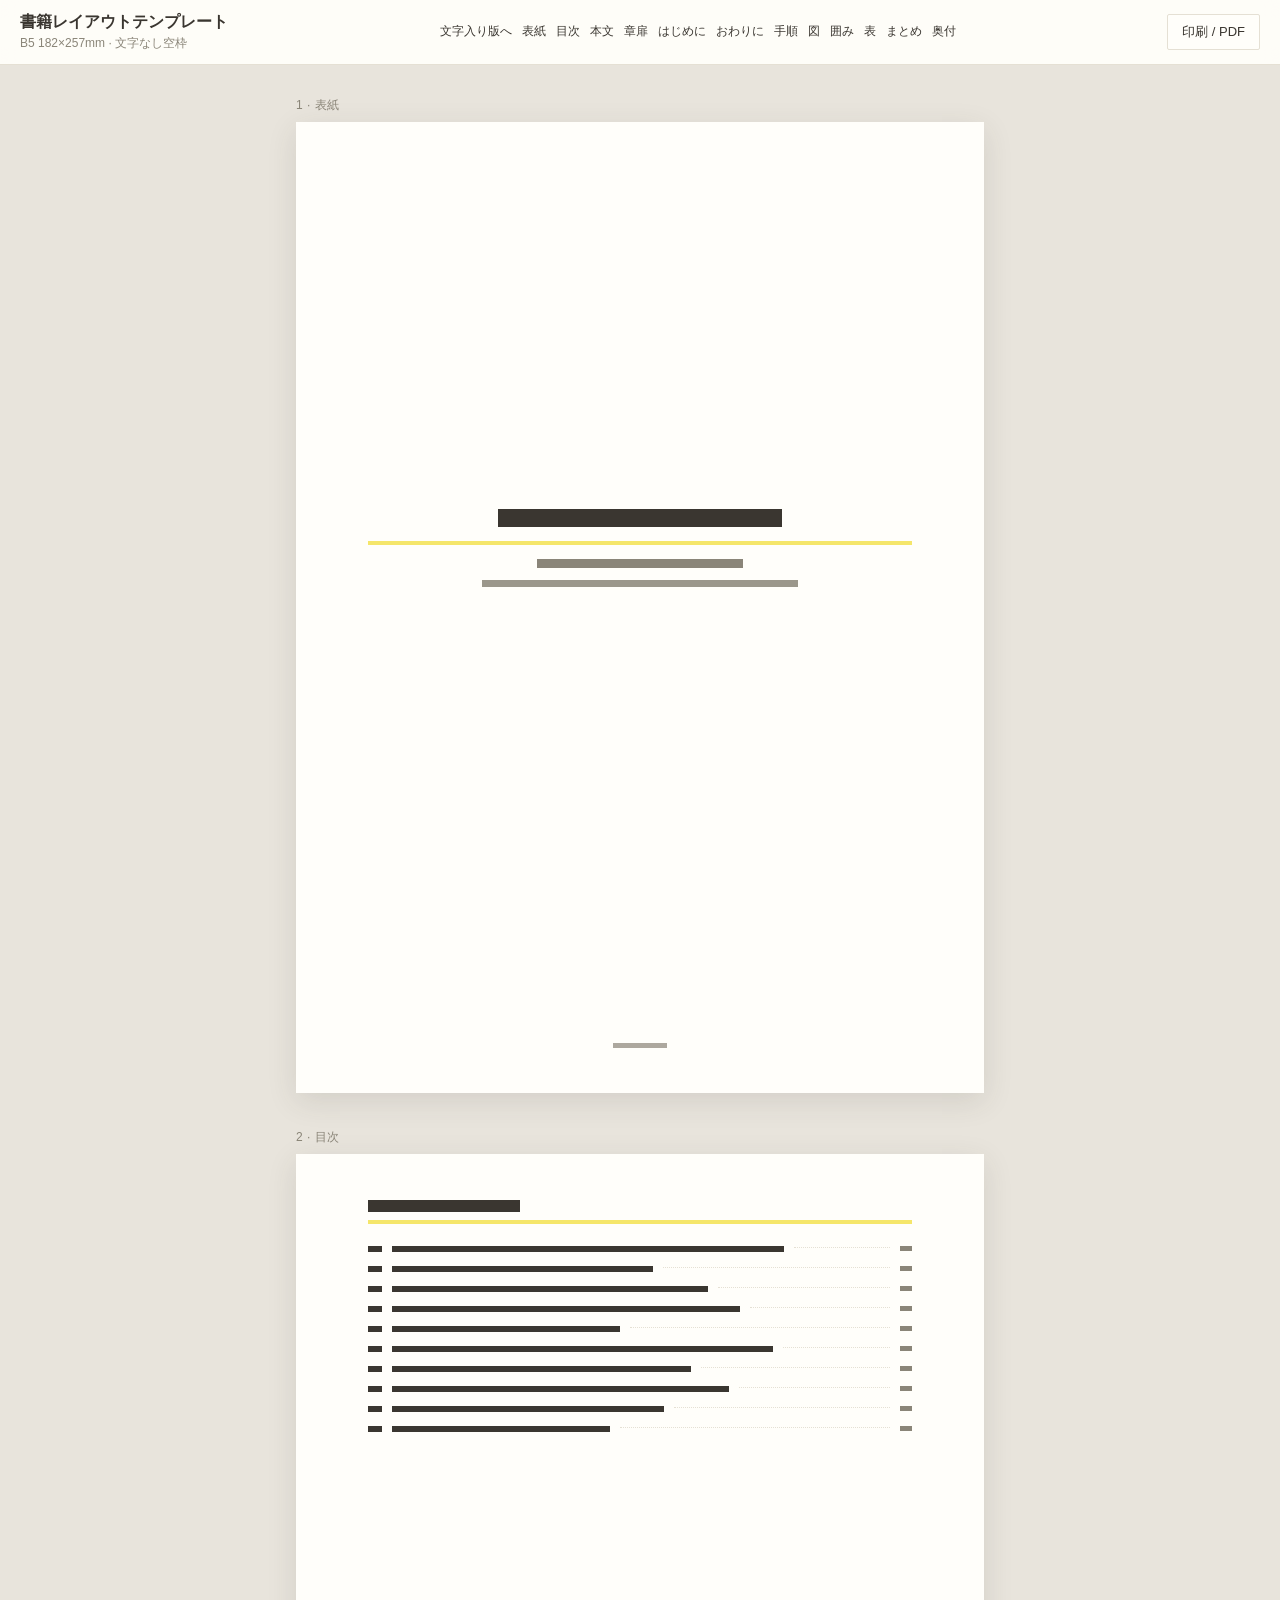
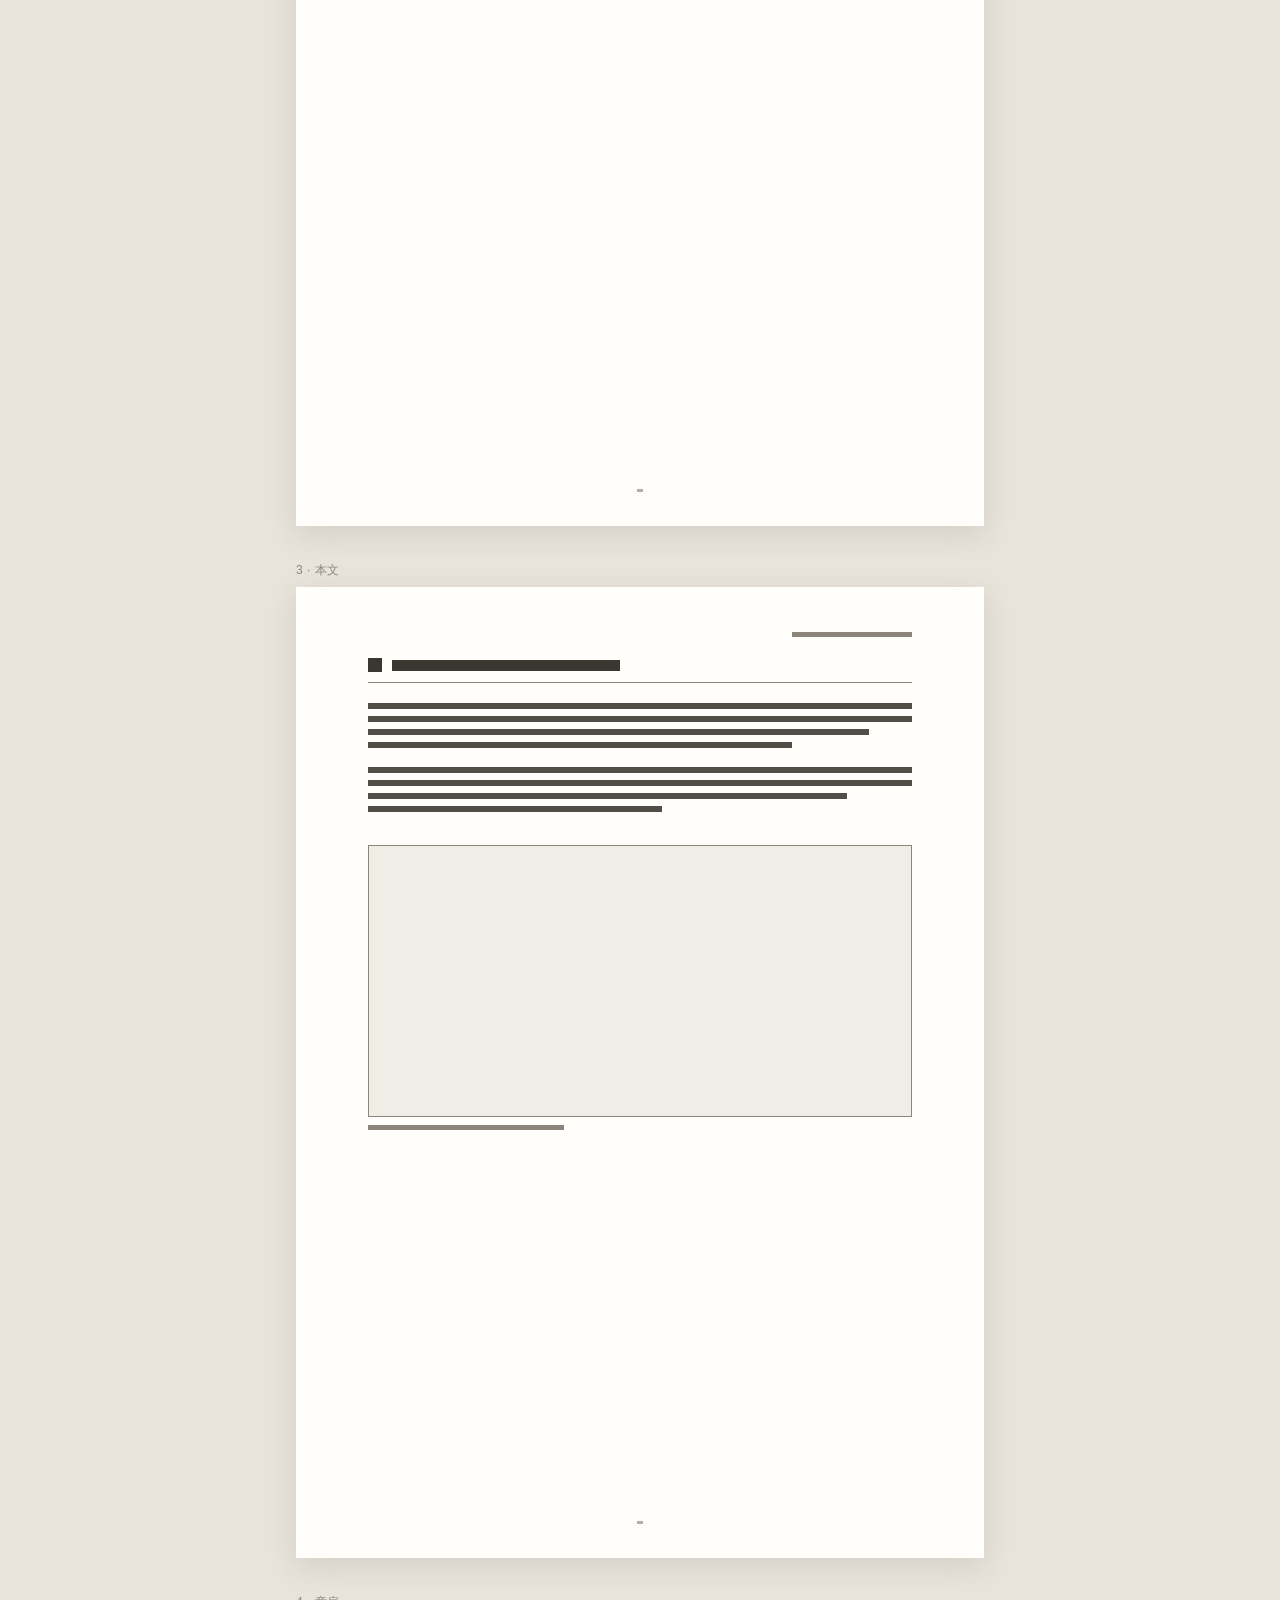
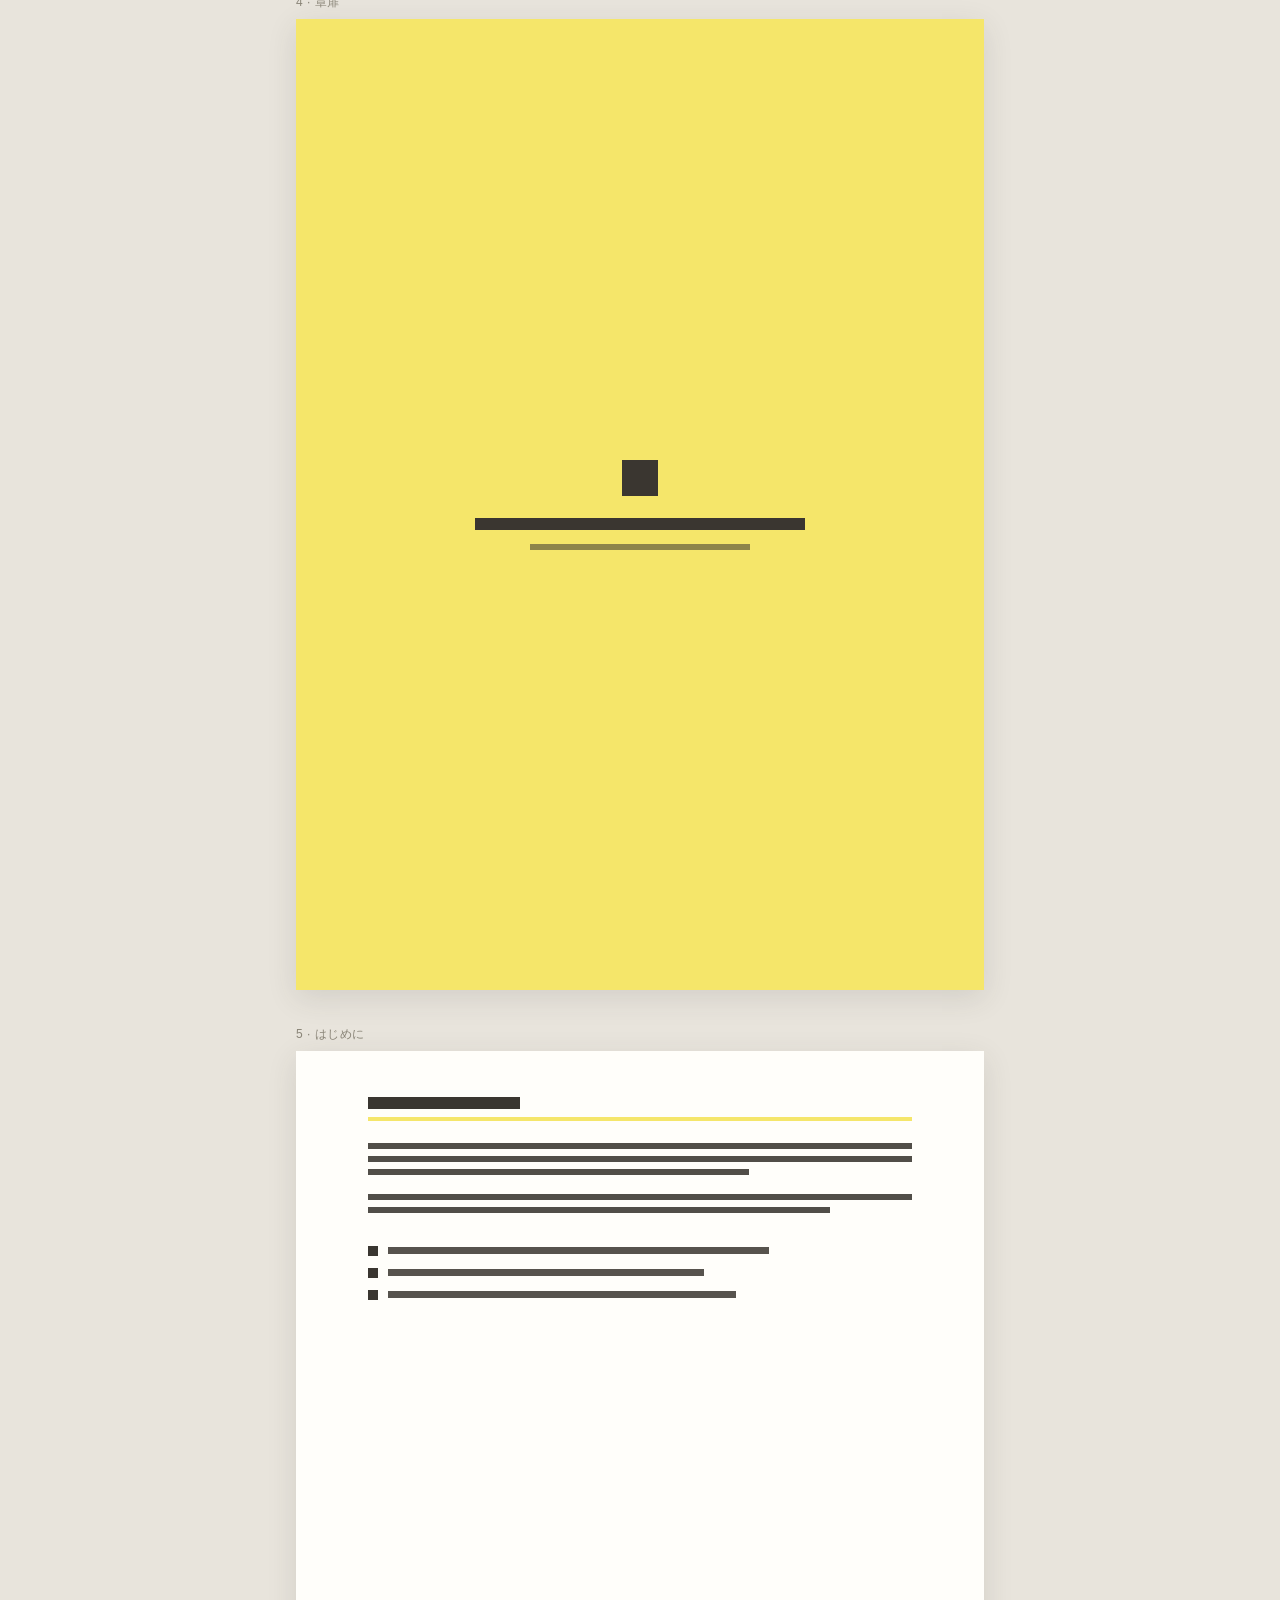
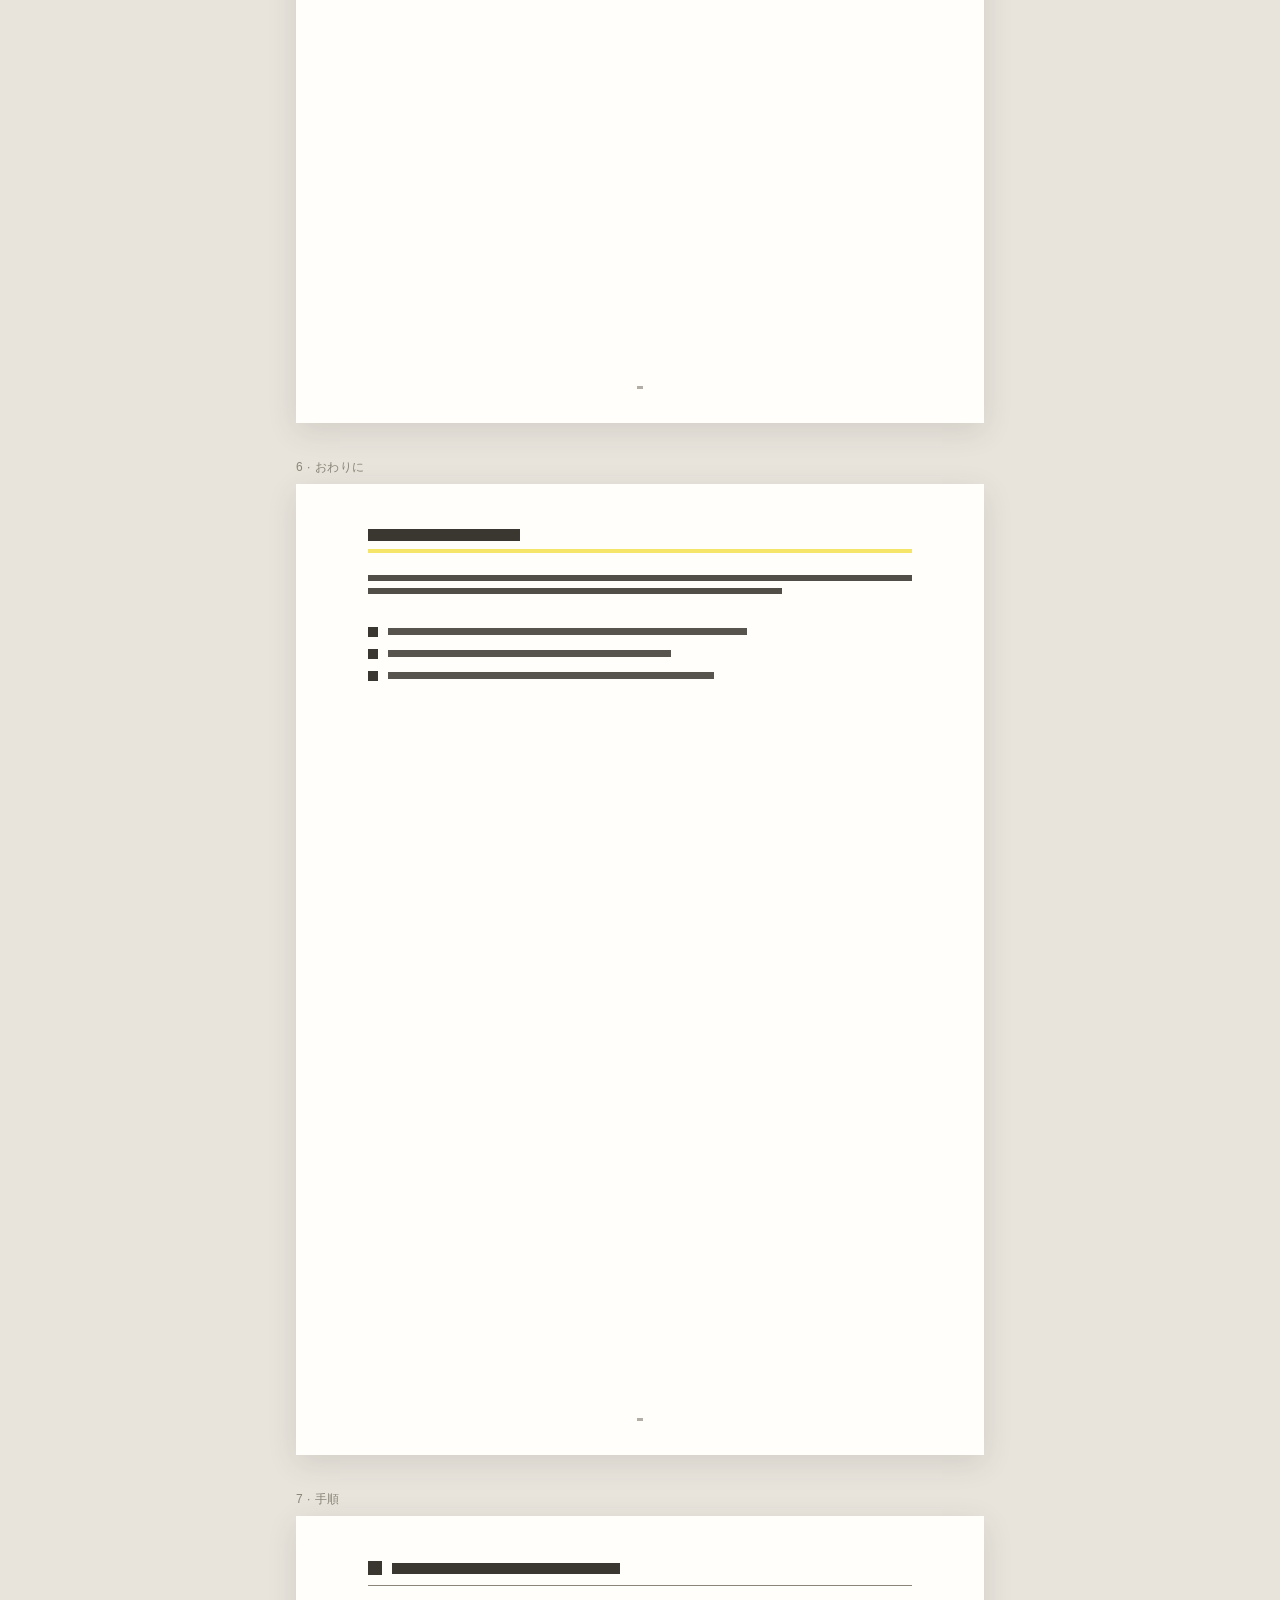
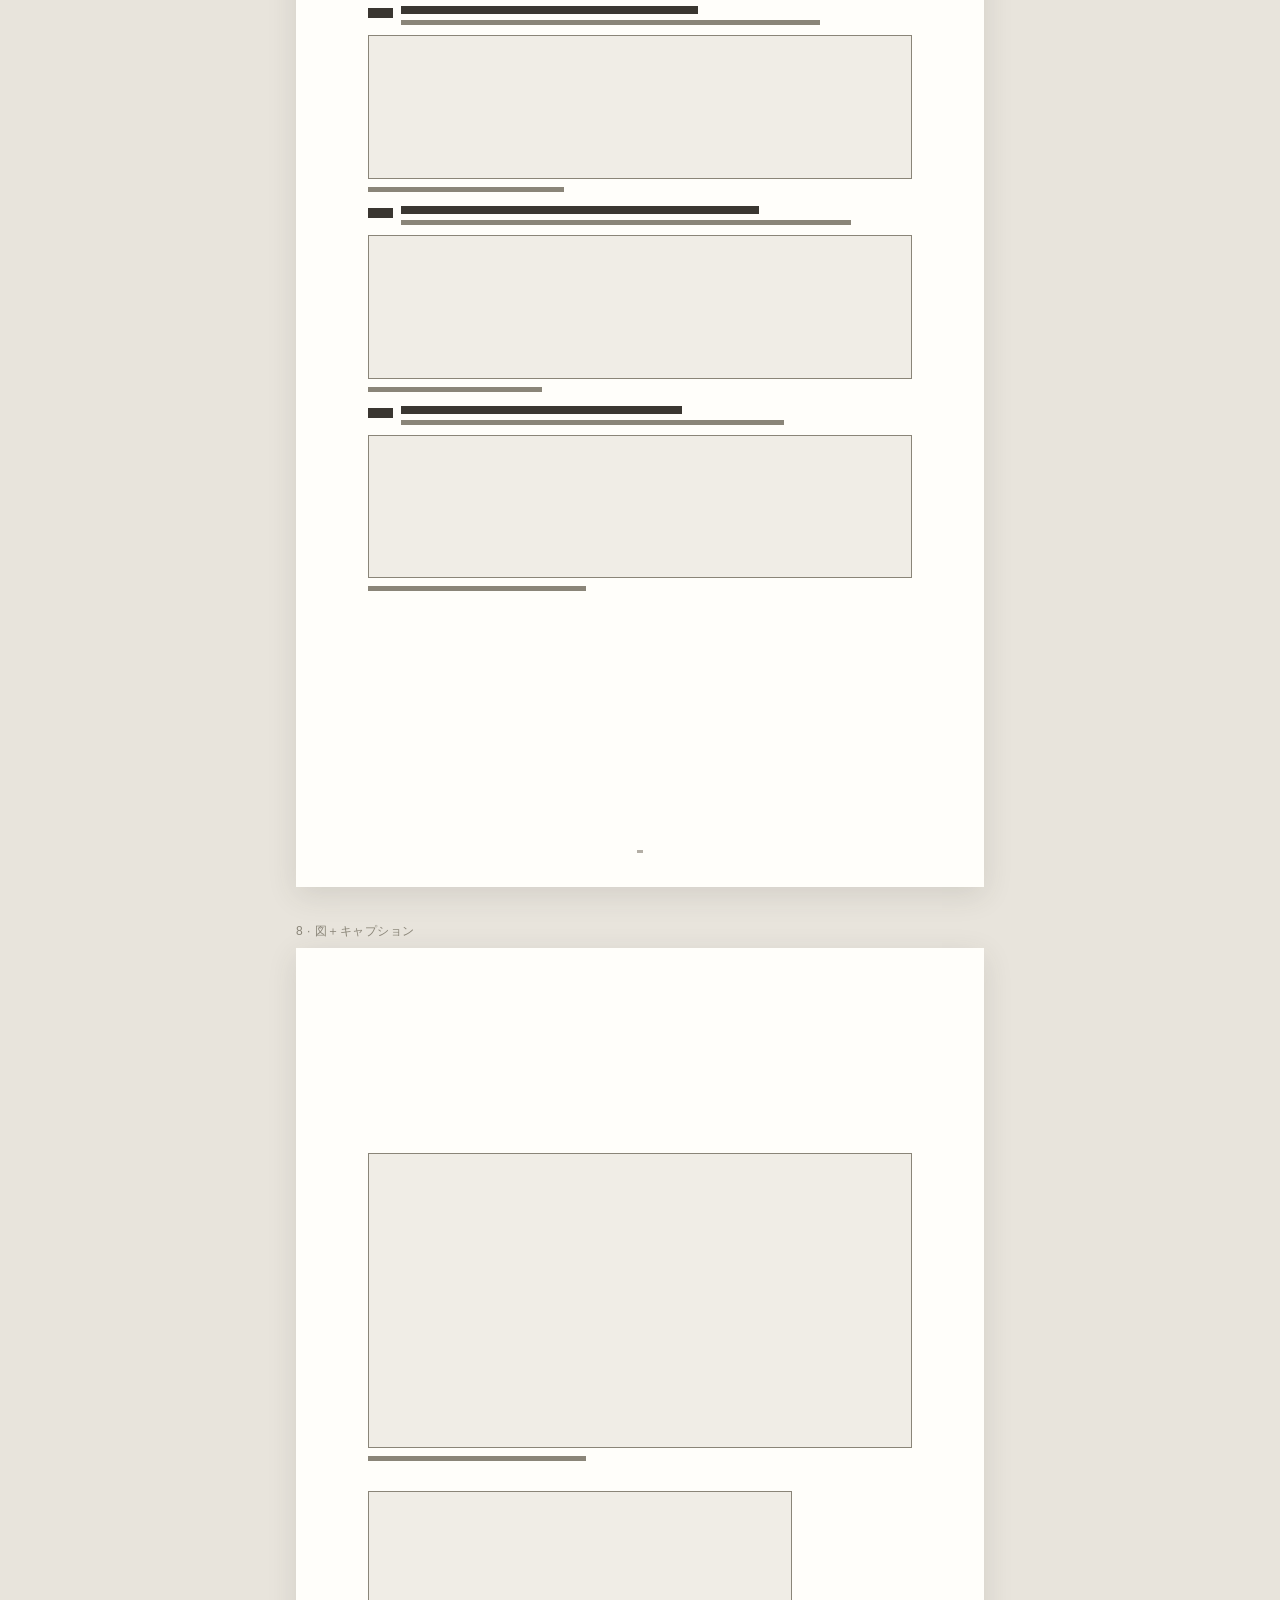
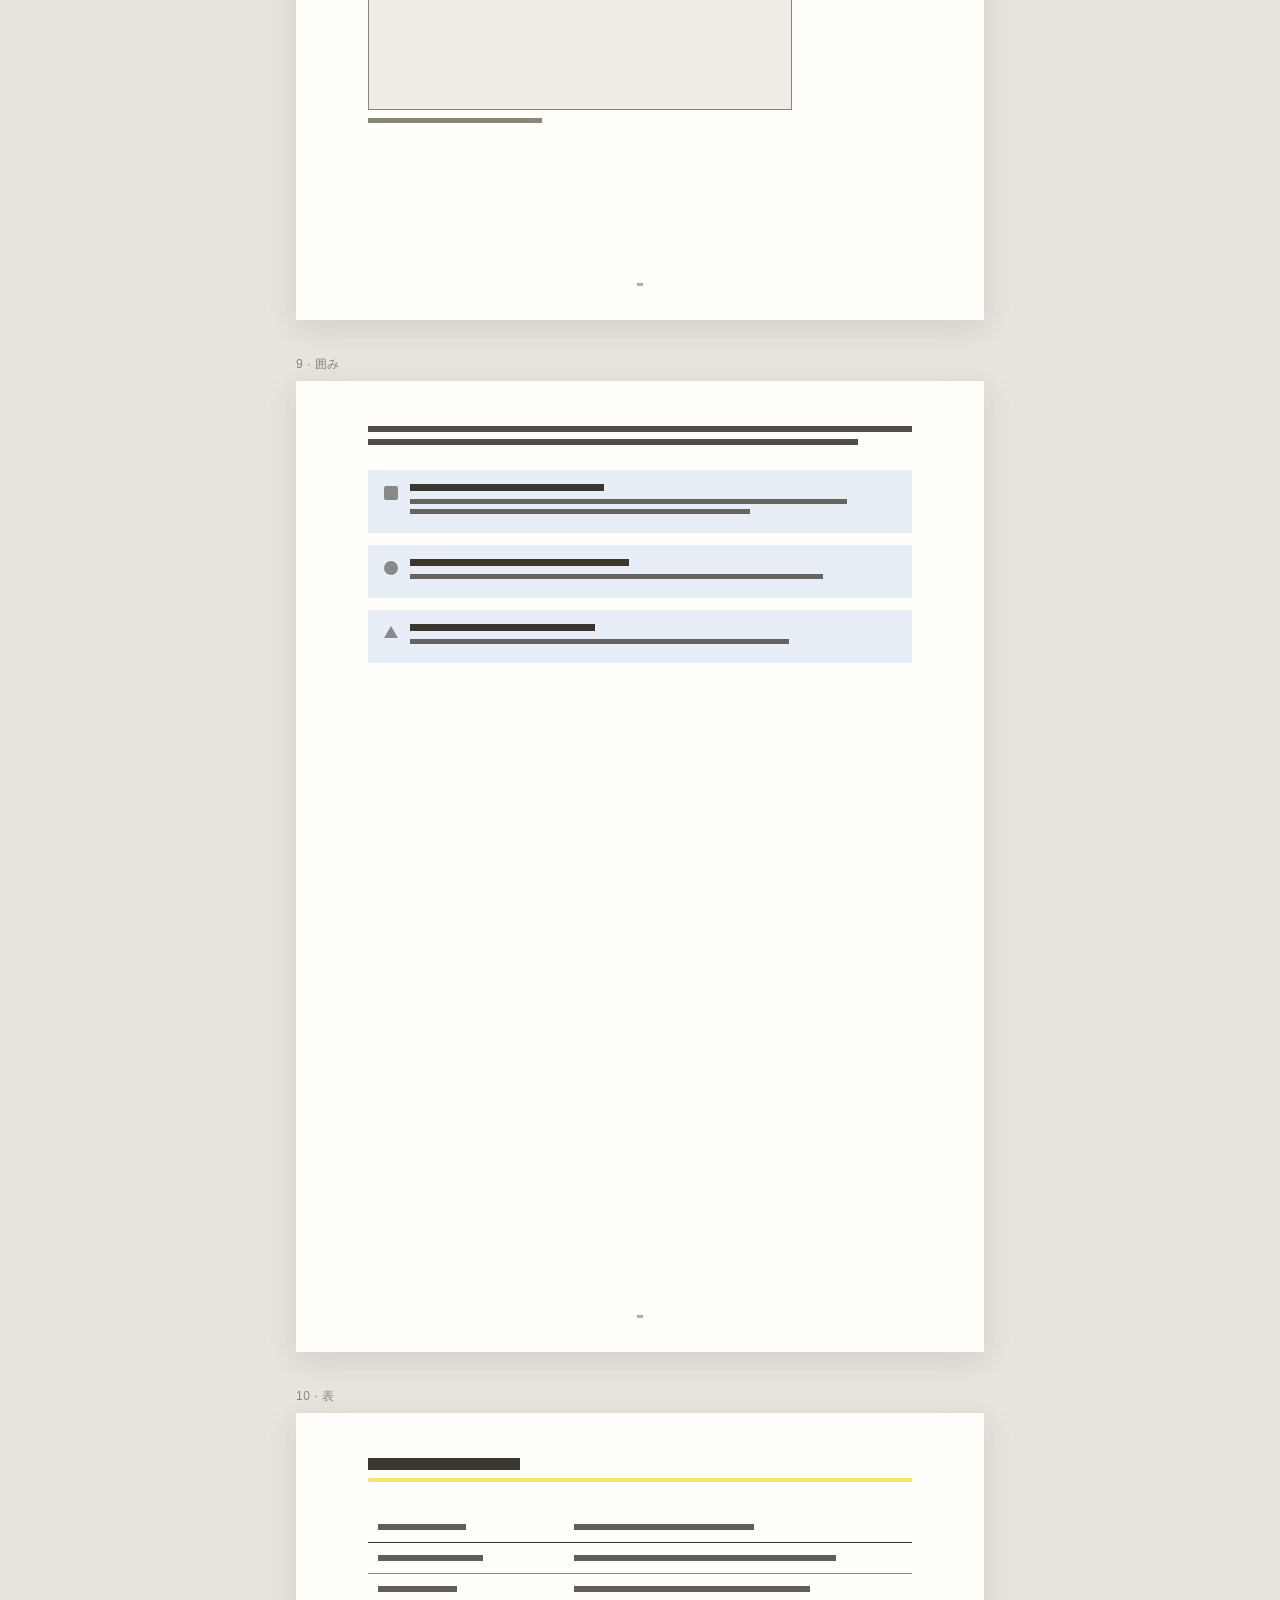
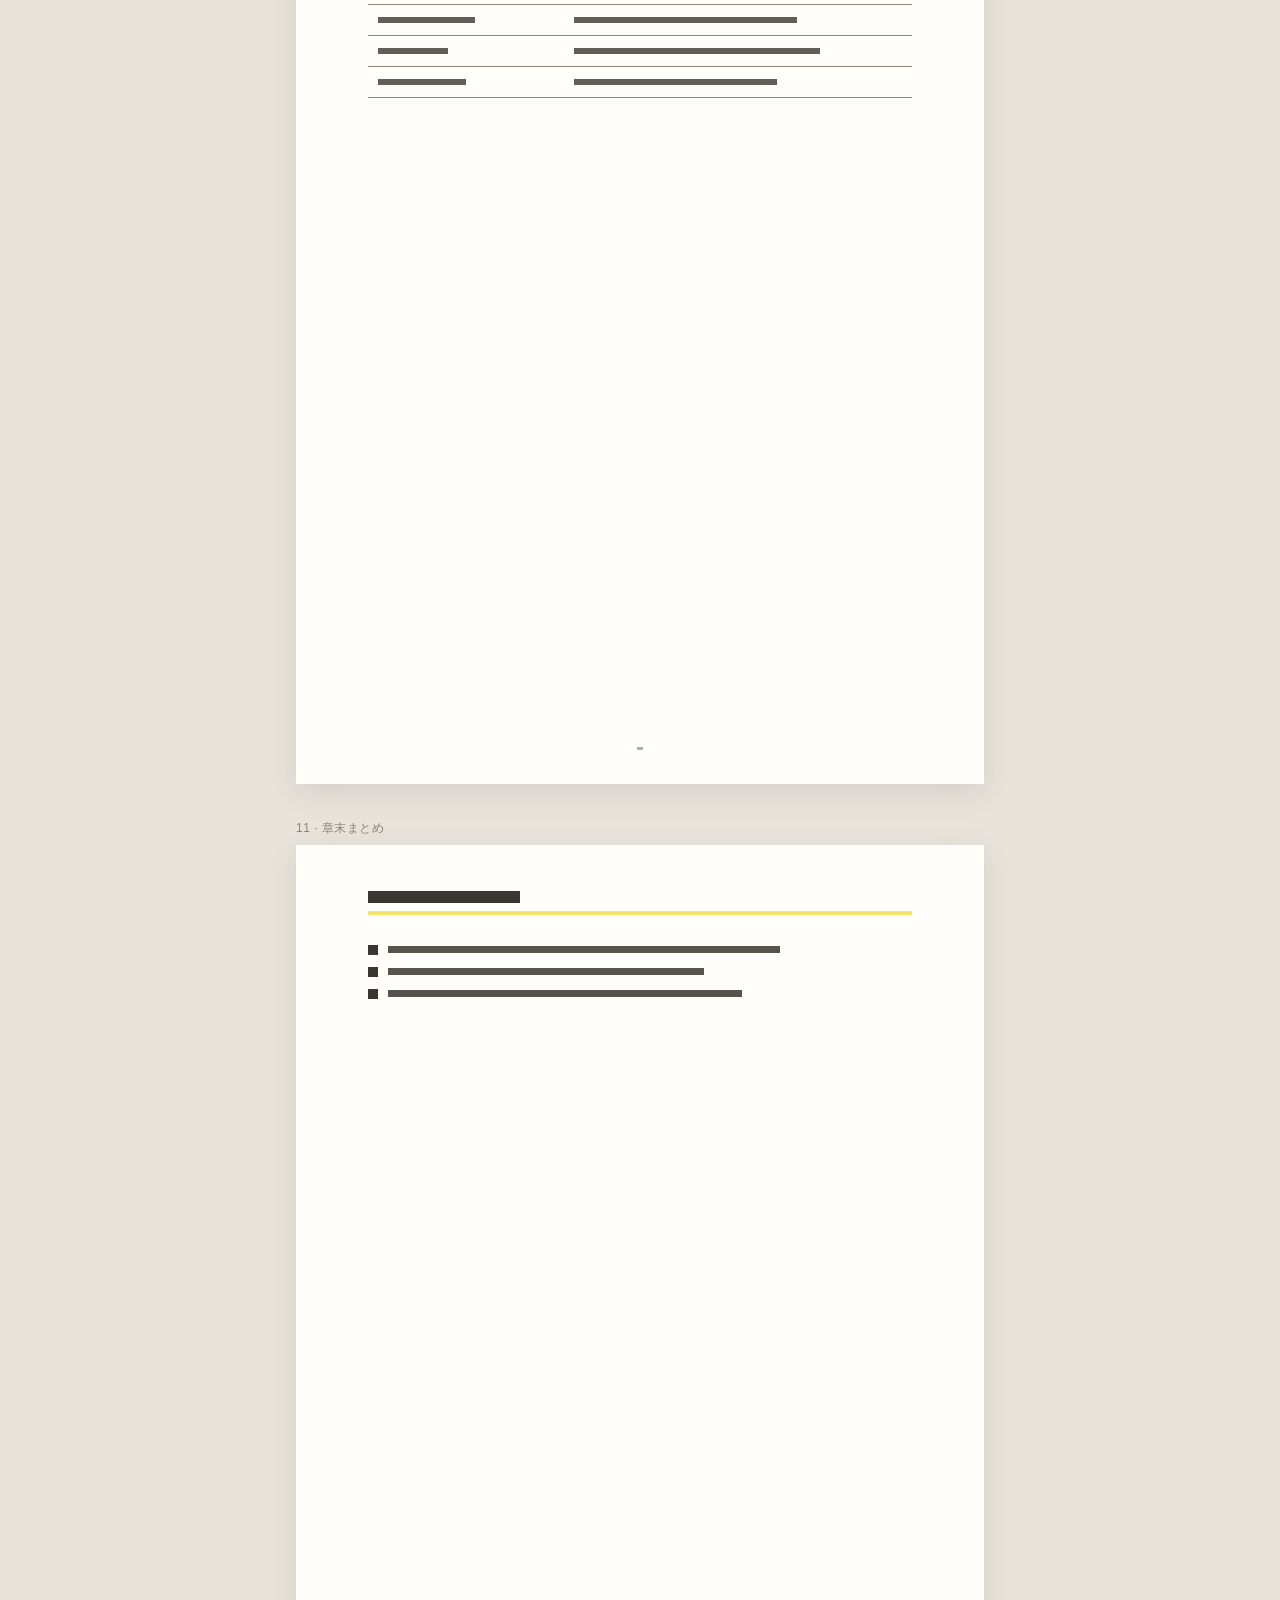
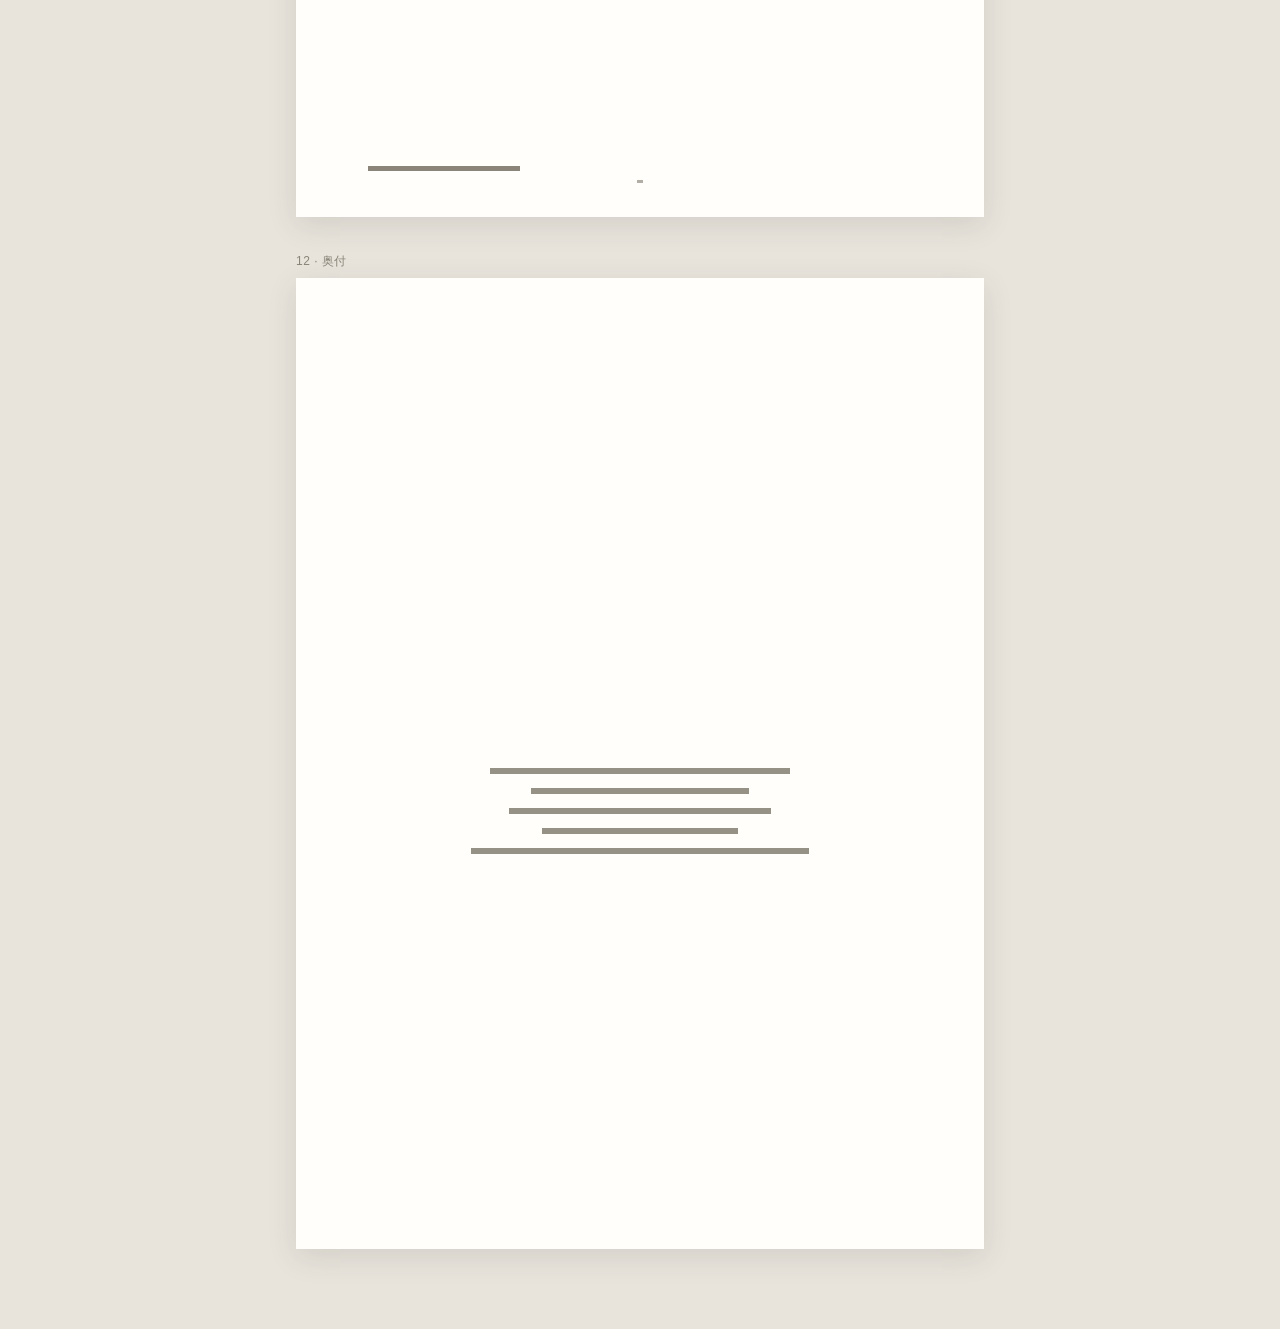
<file: index.html>
<!DOCTYPE html>
<html lang="ja">
<head>
  <meta charset="UTF-8" />
  <meta name="viewport" content="width=device-width, initial-scale=1" />
  <title>Cloudflare OS 書籍 — レイアウトテンプレート</title>
  <link rel="stylesheet" href="templates.css" />
</head>
<body>
  <header class="toolbar no-print">
    <div>
      <strong>書籍レイアウトテンプレート</strong>
      <span class="muted">B5 182×257mm · 文字なし空枠</span>
    </div>
    <nav class="toc-nav">
      <a href="with-text.html">文字入り版へ</a>
      <a href="#cover">表紙</a>
      <a href="#toc">目次</a>
      <a href="#body">本文</a>
      <a href="#chapter">章扉</a>
      <a href="#preface">はじめに</a>
      <a href="#outro">おわりに</a>
      <a href="#steps">手順</a>
      <a href="#figure">図</a>
      <a href="#callout">囲み</a>
      <a href="#table">表</a>
      <a href="#summary">まとめ</a>
      <a href="#colophon">奥付</a>
    </nav>
    <button type="button" onclick="window.print()">印刷 / PDF</button>
  </header>

  <main class="stage">

    <!-- 1 表紙 -->
    <section class="sheet-wrap" id="cover">
      <p class="sheet-label no-print">1 · 表紙</p>
      <article class="page page-cover" aria-label="表紙テンプレート">
        <div class="cover-spacer-top"></div>
        <div class="cover-block">
          <div class="bar bar-title"></div>
          <div class="mark-line mark-line-short"></div>
          <div class="bar bar-subtitle"></div>
          <div class="bar bar-tagline"></div>
        </div>
        <div class="cover-spacer-bottom"></div>
        <div class="bar bar-meta"></div>
      </article>
    </section>

    <!-- 2 目次 -->
    <section class="sheet-wrap" id="toc">
      <p class="sheet-label no-print">2 · 目次</p>
      <article class="page page-toc" aria-label="目次テンプレート">
        <div class="page-heading">
          <div class="bar bar-heading"></div>
          <div class="mark-line mark-line-heading"></div>
        </div>
        <div class="toc-list">
          <div class="toc-row"><span class="bar bar-toc-num"></span><span class="bar bar-toc-title" style="--w:72%"></span><span class="toc-leader"></span><span class="bar bar-toc-page"></span></div>
          <div class="toc-row"><span class="bar bar-toc-num"></span><span class="bar bar-toc-title" style="--w:48%"></span><span class="toc-leader"></span><span class="bar bar-toc-page"></span></div>
          <div class="toc-row"><span class="bar bar-toc-num"></span><span class="bar bar-toc-title" style="--w:58%"></span><span class="toc-leader"></span><span class="bar bar-toc-page"></span></div>
          <div class="toc-row"><span class="bar bar-toc-num"></span><span class="bar bar-toc-title" style="--w:64%"></span><span class="toc-leader"></span><span class="bar bar-toc-page"></span></div>
          <div class="toc-row"><span class="bar bar-toc-num"></span><span class="bar bar-toc-title" style="--w:42%"></span><span class="toc-leader"></span><span class="bar bar-toc-page"></span></div>
          <div class="toc-row"><span class="bar bar-toc-num"></span><span class="bar bar-toc-title" style="--w:70%"></span><span class="toc-leader"></span><span class="bar bar-toc-page"></span></div>
          <div class="toc-row"><span class="bar bar-toc-num"></span><span class="bar bar-toc-title" style="--w:55%"></span><span class="toc-leader"></span><span class="bar bar-toc-page"></span></div>
          <div class="toc-row"><span class="bar bar-toc-num"></span><span class="bar bar-toc-title" style="--w:62%"></span><span class="toc-leader"></span><span class="bar bar-toc-page"></span></div>
          <div class="toc-row"><span class="bar bar-toc-num"></span><span class="bar bar-toc-title" style="--w:50%"></span><span class="toc-leader"></span><span class="bar bar-toc-page"></span></div>
          <div class="toc-row"><span class="bar bar-toc-num"></span><span class="bar bar-toc-title" style="--w:40%"></span><span class="toc-leader"></span><span class="bar bar-toc-page"></span></div>
        </div>
        <div class="folio"></div>
      </article>
    </section>

    <!-- 3 本文 -->
    <section class="sheet-wrap" id="body">
      <p class="sheet-label no-print">3 · 本文</p>
      <article class="page page-body" aria-label="本文テンプレート">
        <div class="running-head">
          <div class="bar bar-running"></div>
        </div>
        <div class="section-head">
          <div class="sec-num"></div>
          <div class="bar bar-sec-title"></div>
          <div class="mark-tick"></div>
        </div>
        <div class="body-block">
          <div class="bar bar-body" style="--w:100%"></div>
          <div class="bar bar-body" style="--w:100%"></div>
          <div class="bar bar-body" style="--w:92%"></div>
          <div class="bar bar-body" style="--w:78%"></div>
          <div class="para-gap"></div>
          <div class="bar bar-body" style="--w:100%"></div>
          <div class="bar bar-body" style="--w:100%"></div>
          <div class="bar bar-body" style="--w:88%"></div>
          <div class="bar bar-body" style="--w:54%"></div>
        </div>
        <div class="figure-block">
          <div class="figure-box"></div>
          <div class="bar bar-caption"></div>
        </div>
        <div class="folio"></div>
      </article>
    </section>

    <!-- 4 章扉 -->
    <section class="sheet-wrap" id="chapter">
      <p class="sheet-label no-print">4 · 章扉</p>
      <article class="page page-chapter" aria-label="章扉テンプレート">
        <div class="chapter-center">
          <div class="chapter-num"></div>
          <div class="bar bar-chapter-title"></div>
          <div class="bar bar-chapter-sub"></div>
        </div>
      </article>
    </section>

    <!-- 5 はじめに -->
    <section class="sheet-wrap" id="preface">
      <p class="sheet-label no-print">5 · はじめに</p>
      <article class="page page-preface" aria-label="はじめにテンプレート">
        <div class="page-heading">
          <div class="bar bar-heading"></div>
          <div class="mark-line mark-line-heading"></div>
        </div>
        <div class="body-block">
          <div class="bar bar-body" style="--w:100%"></div>
          <div class="bar bar-body" style="--w:100%"></div>
          <div class="bar bar-body" style="--w:70%"></div>
          <div class="para-gap"></div>
          <div class="bar bar-body" style="--w:100%"></div>
          <div class="bar bar-body" style="--w:85%"></div>
        </div>
        <div class="list-block">
          <div class="list-row"><span class="list-marker"></span><span class="bar bar-list" style="--w:70%"></span></div>
          <div class="list-row"><span class="list-marker"></span><span class="bar bar-list" style="--w:58%"></span></div>
          <div class="list-row"><span class="list-marker"></span><span class="bar bar-list" style="--w:64%"></span></div>
        </div>
        <div class="folio"></div>
      </article>
    </section>

    <!-- 6 おわりに -->
    <section class="sheet-wrap" id="outro">
      <p class="sheet-label no-print">6 · おわりに</p>
      <article class="page page-outro" aria-label="おわりにテンプレート">
        <div class="page-heading">
          <div class="bar bar-heading"></div>
          <div class="mark-line mark-line-heading"></div>
        </div>
        <div class="body-block">
          <div class="bar bar-body" style="--w:100%"></div>
          <div class="bar bar-body" style="--w:76%"></div>
        </div>
        <div class="list-block">
          <div class="list-row"><span class="list-marker"></span><span class="bar bar-list" style="--w:66%"></span></div>
          <div class="list-row"><span class="list-marker"></span><span class="bar bar-list" style="--w:52%"></span></div>
          <div class="list-row"><span class="list-marker"></span><span class="bar bar-list" style="--w:60%"></span></div>
        </div>
        <div class="outro-space"></div>
        <div class="folio"></div>
      </article>
    </section>

    <!-- 7 手順 -->
    <section class="sheet-wrap" id="steps">
      <p class="sheet-label no-print">7 · 手順</p>
      <article class="page page-steps" aria-label="手順テンプレート">
        <div class="section-head">
          <div class="sec-num"></div>
          <div class="bar bar-sec-title"></div>
          <div class="mark-tick"></div>
        </div>
        <div class="steps-list">
          <div class="step-item">
            <div class="step-row">
              <span class="step-num-bar"></span>
              <div class="step-bars">
                <div class="bar bar-step-title"></div>
                <div class="bar bar-step-note"></div>
              </div>
            </div>
            <div class="figure-block step-figure">
              <div class="figure-box figure-box-step"></div>
              <div class="bar bar-caption" style="--w:36%"></div>
            </div>
          </div>
          <div class="step-item">
            <div class="step-row">
              <span class="step-num-bar"></span>
              <div class="step-bars">
                <div class="bar bar-step-title" style="--w:70%"></div>
                <div class="bar bar-step-note" style="--w:88%"></div>
              </div>
            </div>
            <div class="figure-block step-figure">
              <div class="figure-box figure-box-step"></div>
              <div class="bar bar-caption" style="--w:32%"></div>
            </div>
          </div>
          <div class="step-item">
            <div class="step-row">
              <span class="step-num-bar"></span>
              <div class="step-bars">
                <div class="bar bar-step-title" style="--w:55%"></div>
                <div class="bar bar-step-note" style="--w:75%"></div>
              </div>
            </div>
            <div class="figure-block step-figure">
              <div class="figure-box figure-box-step"></div>
              <div class="bar bar-caption" style="--w:40%"></div>
            </div>
          </div>
        </div>
        <div class="folio"></div>
      </article>
    </section>

    <!-- 8 図＋キャプション -->
    <section class="sheet-wrap" id="figure">
      <p class="sheet-label no-print">8 · 図＋キャプション</p>
      <article class="page page-figure" aria-label="図テンプレート">
        <div class="figure-stack">
          <div class="figure-block">
            <div class="figure-box figure-box-wide"></div>
            <div class="bar bar-caption" style="--w:40%"></div>
          </div>
          <div class="figure-block">
            <div class="figure-box figure-box-mid"></div>
            <div class="bar bar-caption" style="--w:32%"></div>
          </div>
        </div>
        <div class="folio"></div>
      </article>
    </section>

    <!-- 9 囲み -->
    <section class="sheet-wrap" id="callout">
      <p class="sheet-label no-print">9 · 囲み</p>
      <article class="page page-callout" aria-label="囲みテンプレート">
        <div class="body-block">
          <div class="bar bar-body" style="--w:100%"></div>
          <div class="bar bar-body" style="--w:90%"></div>
        </div>
        <div class="callout">
          <div class="callout-icon callout-icon-a"></div>
          <div class="callout-body">
            <div class="bar bar-callout-title"></div>
            <div class="bar bar-callout-text" style="--w:90%"></div>
            <div class="bar bar-callout-text" style="--w:70%"></div>
          </div>
        </div>
        <div class="callout">
          <div class="callout-icon callout-icon-b"></div>
          <div class="callout-body">
            <div class="bar bar-callout-title" style="--w:45%"></div>
            <div class="bar bar-callout-text" style="--w:85%"></div>
          </div>
        </div>
        <div class="callout">
          <div class="callout-icon callout-icon-c"></div>
          <div class="callout-body">
            <div class="bar bar-callout-title" style="--w:38%"></div>
            <div class="bar bar-callout-text" style="--w:78%"></div>
          </div>
        </div>
        <div class="folio"></div>
      </article>
    </section>

    <!-- 10 表 -->
    <section class="sheet-wrap" id="table">
      <p class="sheet-label no-print">10 · 表</p>
      <article class="page page-table" aria-label="表テンプレート">
        <div class="page-heading">
          <div class="bar bar-heading"></div>
          <div class="mark-line mark-line-heading"></div>
        </div>
        <table class="empty-table">
          <thead>
            <tr>
              <th><div class="bar bar-cell" style="--w:50%"></div></th>
              <th><div class="bar bar-cell" style="--w:55%"></div></th>
            </tr>
          </thead>
          <tbody>
            <tr><td><div class="bar bar-cell" style="--w:60%"></div></td><td><div class="bar bar-cell" style="--w:80%"></div></td></tr>
            <tr><td><div class="bar bar-cell" style="--w:45%"></div></td><td><div class="bar bar-cell" style="--w:72%"></div></td></tr>
            <tr><td><div class="bar bar-cell" style="--w:55%"></div></td><td><div class="bar bar-cell" style="--w:68%"></div></td></tr>
            <tr><td><div class="bar bar-cell" style="--w:40%"></div></td><td><div class="bar bar-cell" style="--w:75%"></div></td></tr>
            <tr><td><div class="bar bar-cell" style="--w:50%"></div></td><td><div class="bar bar-cell" style="--w:62%"></div></td></tr>
          </tbody>
        </table>
        <div class="folio"></div>
      </article>
    </section>

    <!-- 11 章末まとめ -->
    <section class="sheet-wrap" id="summary">
      <p class="sheet-label no-print">11 · 章末まとめ</p>
      <article class="page page-summary" aria-label="まとめテンプレート">
        <div class="page-heading">
          <div class="bar bar-heading"></div>
          <div class="mark-line mark-line-heading"></div>
        </div>
        <div class="list-block">
          <div class="list-row"><span class="list-marker"></span><span class="bar bar-list" style="--w:72%"></span></div>
          <div class="list-row"><span class="list-marker"></span><span class="bar bar-list" style="--w:58%"></span></div>
          <div class="list-row"><span class="list-marker"></span><span class="bar bar-list" style="--w:65%"></span></div>
        </div>
        <div class="summary-space"></div>
        <div class="bar bar-footer-hint"></div>
        <div class="folio"></div>
      </article>
    </section>

    <!-- 12 奥付 -->
    <section class="sheet-wrap" id="colophon">
      <p class="sheet-label no-print">12 · 奥付</p>
      <article class="page page-colophon" aria-label="奥付テンプレート">
        <div class="colophon-stack">
          <div class="bar bar-colophon" style="--w:55%"></div>
          <div class="bar bar-colophon" style="--w:40%"></div>
          <div class="bar bar-colophon" style="--w:48%"></div>
          <div class="bar bar-colophon" style="--w:36%"></div>
          <div class="bar bar-colophon" style="--w:62%"></div>
        </div>
      </article>
    </section>

  </main>
</body>
</html>
</file>
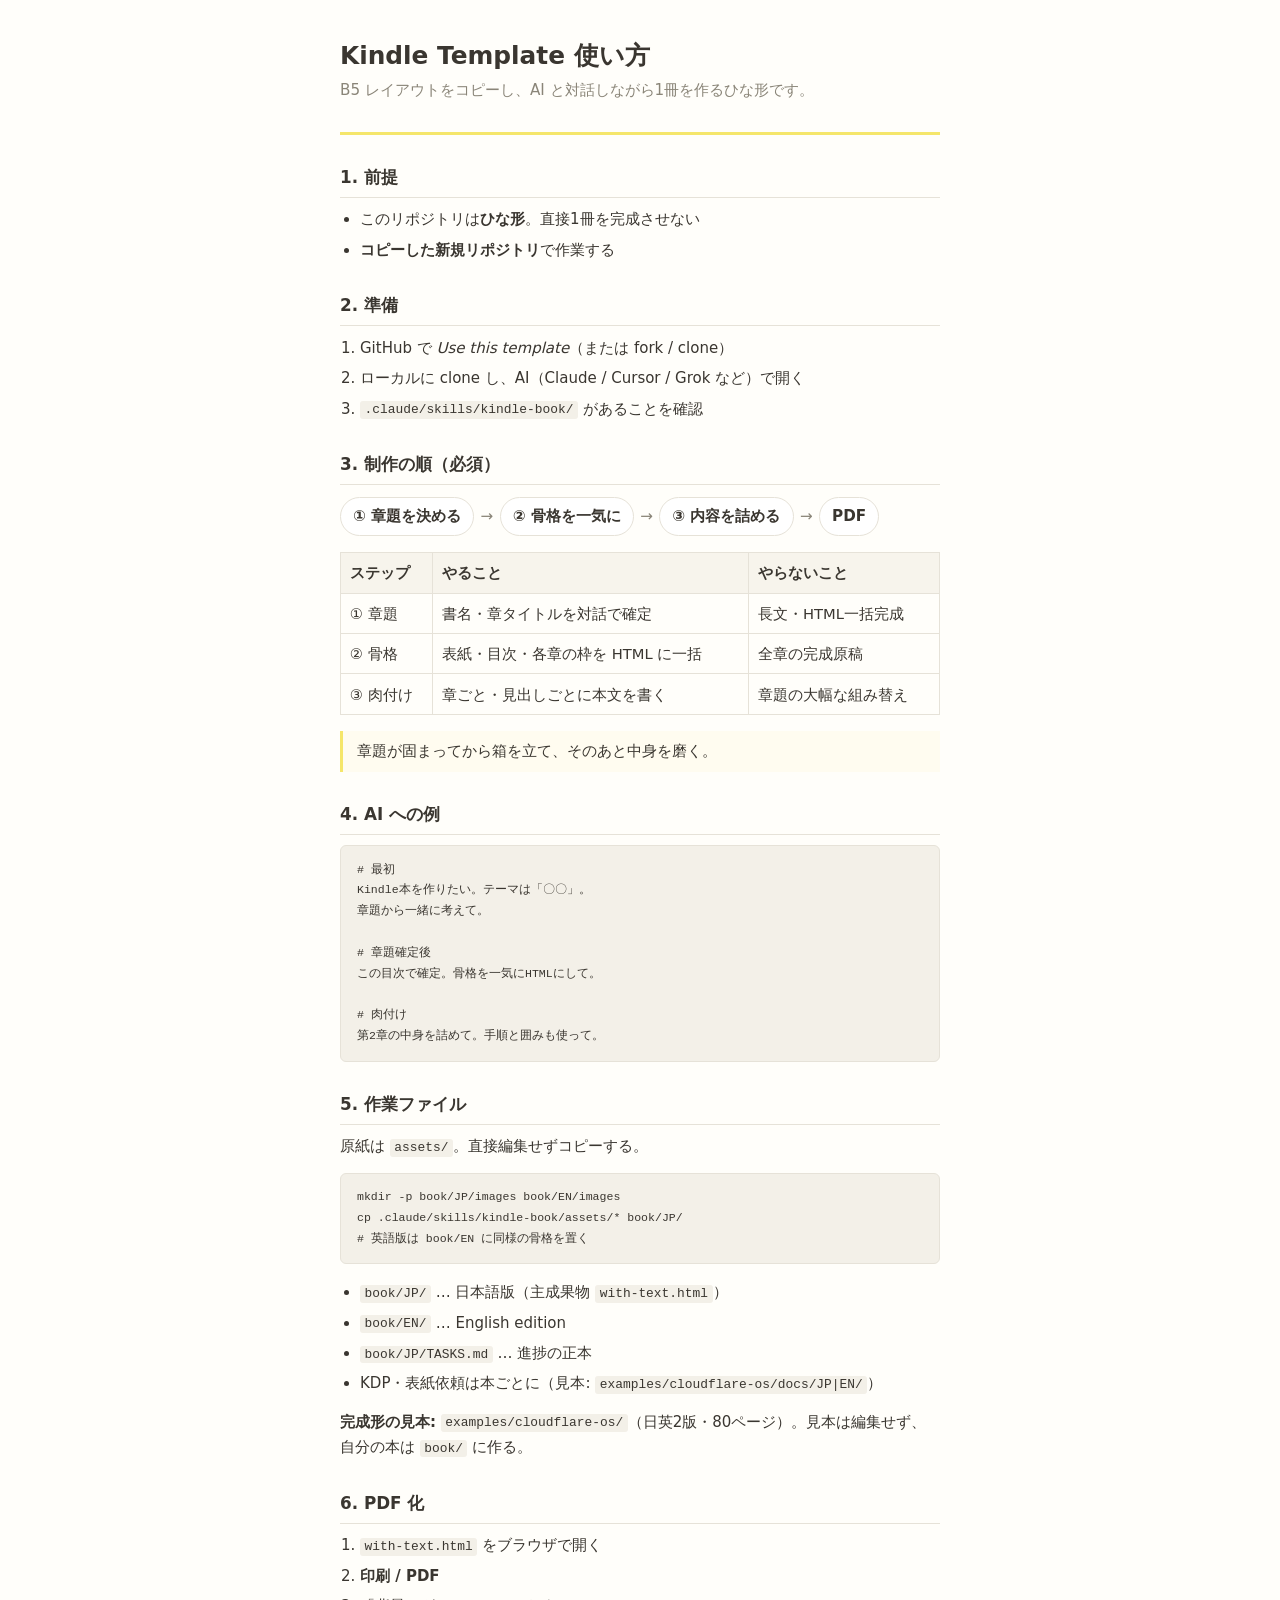
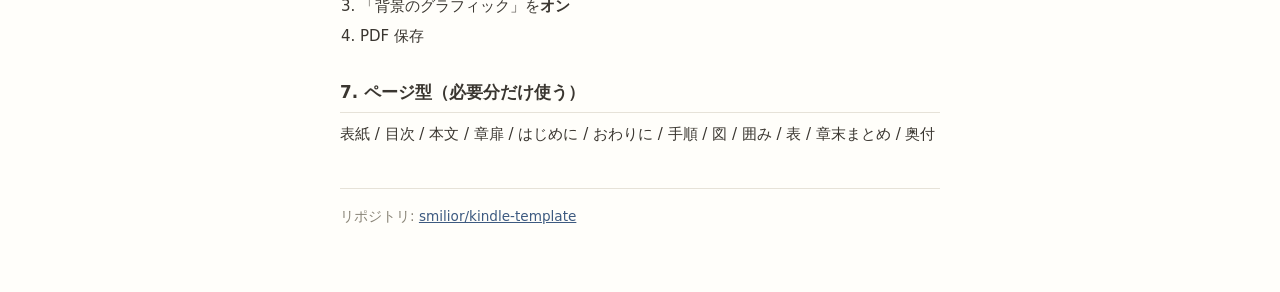
<file: docs/index.html>
<!DOCTYPE html>
<html lang="ja">
<head>
  <meta charset="UTF-8" />
  <meta name="viewport" content="width=device-width, initial-scale=1" />
  <title>Kindle Template — 使い方</title>
  <style>
    :root {
      --bg: #FFFEFA;
      --ink: #3A3630;
      --mute: #8A8578;
      --line: #E6E2D8;
      --accent: #F5E66A;
      --card: #fff;
    }
    * { box-sizing: border-box; }
    body {
      margin: 0;
      font-family: "Hiragino Sans", "Noto Sans JP", system-ui, sans-serif;
      background: var(--bg);
      color: var(--ink);
      line-height: 1.7;
      font-size: 15px;
    }
    .wrap {
      max-width: 40rem;
      margin: 0 auto;
      padding: 2.5rem 1.25rem 4rem;
    }
    h1 {
      font-size: 1.55rem;
      margin: 0 0 0.35rem;
      line-height: 1.3;
    }
    .lead {
      color: var(--mute);
      margin: 0 0 1.75rem;
      font-size: 0.95rem;
    }
    .rule {
      height: 3px;
      background: var(--accent);
      border: 0;
      margin: 0 0 1.75rem;
    }
    h2 {
      font-size: 1.05rem;
      margin: 1.75rem 0 0.6rem;
      padding-bottom: 0.35rem;
      border-bottom: 1px solid var(--line);
    }
    ol, ul { padding-left: 1.25rem; margin: 0.4rem 0 0.8rem; }
    li { margin: 0.3rem 0; }
    p { margin: 0.45rem 0 0.8rem; }
    code, .path {
      font-family: ui-monospace, SFMono-Regular, Menlo, monospace;
      font-size: 0.86em;
      background: #f3f0e8;
      padding: 0.1em 0.35em;
      border-radius: 3px;
    }
    pre {
      background: #f3f0e8;
      border: 1px solid var(--line);
      border-radius: 6px;
      padding: 0.85rem 1rem;
      overflow-x: auto;
      font-size: 0.84rem;
      line-height: 1.55;
      margin: 0.5rem 0 1rem;
    }
    pre code { background: none; padding: 0; }
    table {
      width: 100%;
      border-collapse: collapse;
      font-size: 0.92rem;
      margin: 0.5rem 0 1rem;
    }
    th, td {
      border: 1px solid var(--line);
      padding: 0.45rem 0.55rem;
      text-align: left;
      vertical-align: top;
    }
    th { background: #f7f4ec; font-weight: 600; }
    .flow {
      display: flex;
      flex-wrap: wrap;
      gap: 0.4rem;
      align-items: center;
      margin: 0.75rem 0 1rem;
      font-weight: 600;
      font-size: 0.95rem;
    }
    .flow span {
      background: var(--card);
      border: 1px solid var(--line);
      border-radius: 999px;
      padding: 0.35rem 0.75rem;
    }
    .flow .arrow { border: 0; background: none; color: var(--mute); padding: 0; font-weight: 400; }
    .note {
      border-left: 3px solid var(--accent);
      padding: 0.5rem 0 0.5rem 0.85rem;
      margin: 0.75rem 0 1rem;
      color: var(--ink);
      background: #fffcf0;
    }
    footer {
      margin-top: 2.5rem;
      padding-top: 1rem;
      border-top: 1px solid var(--line);
      font-size: 0.85rem;
      color: var(--mute);
    }
    a { color: #3d5a80; }
  </style>
</head>
<body>
  <div class="wrap">
    <h1>Kindle Template 使い方</h1>
    <p class="lead">B5 レイアウトをコピーし、AI と対話しながら1冊を作るひな形です。</p>
    <hr class="rule" />

    <h2>1. 前提</h2>
    <ul>
      <li>このリポジトリは<strong>ひな形</strong>。直接1冊を完成させない</li>
      <li><strong>コピーした新規リポジトリ</strong>で作業する</li>
    </ul>

    <h2>2. 準備</h2>
    <ol>
      <li>GitHub で <em>Use this template</em>（または fork / clone）</li>
      <li>ローカルに clone し、AI（Claude / Cursor / Grok など）で開く</li>
      <li><code>.claude/skills/kindle-book/</code> があることを確認</li>
    </ol>

    <h2>3. 制作の順（必須）</h2>
    <div class="flow">
      <span>① 章題を決める</span>
      <span class="arrow">→</span>
      <span>② 骨格を一気に</span>
      <span class="arrow">→</span>
      <span>③ 内容を詰める</span>
      <span class="arrow">→</span>
      <span>PDF</span>
    </div>
    <table>
      <thead>
        <tr><th>ステップ</th><th>やること</th><th>やらないこと</th></tr>
      </thead>
      <tbody>
        <tr>
          <td>① 章題</td>
          <td>書名・章タイトルを対話で確定</td>
          <td>長文・HTML一括完成</td>
        </tr>
        <tr>
          <td>② 骨格</td>
          <td>表紙・目次・各章の枠を HTML に一括</td>
          <td>全章の完成原稿</td>
        </tr>
        <tr>
          <td>③ 肉付け</td>
          <td>章ごと・見出しごとに本文を書く</td>
          <td>章題の大幅な組み替え</td>
        </tr>
      </tbody>
    </table>
    <p class="note">章題が固まってから箱を立て、そのあと中身を磨く。</p>

    <h2>4. AI への例</h2>
    <pre><code># 最初
Kindle本を作りたい。テーマは「〇〇」。
章題から一緒に考えて。

# 章題確定後
この目次で確定。骨格を一気にHTMLにして。

# 肉付け
第2章の中身を詰めて。手順と囲みも使って。</code></pre>

    <h2>5. 作業ファイル</h2>
    <p>原紙は <code>assets/</code>。直接編集せずコピーする。</p>
    <pre><code>mkdir -p book/JP/images book/EN/images
cp .claude/skills/kindle-book/assets/* book/JP/
# 英語版は book/EN に同様の骨格を置く</code></pre>
    <ul>
      <li><code>book/JP/</code> … 日本語版（主成果物 <code>with-text.html</code>）</li>
      <li><code>book/EN/</code> … English edition</li>
      <li><code>book/JP/TASKS.md</code> … 進捗の正本</li>
      <li>KDP・表紙依頼は本ごとに（見本: <code>examples/cloudflare-os/docs/JP|EN/</code>）</li>
    </ul>
    <p><strong>完成形の見本:</strong> <code>examples/cloudflare-os/</code>（日英2版・80ページ）。見本は編集せず、自分の本は <code>book/</code> に作る。</p>

    <h2>6. PDF 化</h2>
    <ol>
      <li><code>with-text.html</code> をブラウザで開く</li>
      <li><strong>印刷 / PDF</strong></li>
      <li>「背景のグラフィック」を<strong>オン</strong></li>
      <li>PDF 保存</li>
    </ol>

    <h2>7. ページ型（必要分だけ使う）</h2>
    <p>表紙 / 目次 / 本文 / 章扉 / はじめに / おわりに / 手順 / 図 / 囲み / 表 / 章末まとめ / 奥付</p>

    <footer>
      リポジトリ:
      <a href="https://github.com/smilior/kindle-template">smilior/kindle-template</a>
    </footer>
  </div>
</body>
</html>
</file>
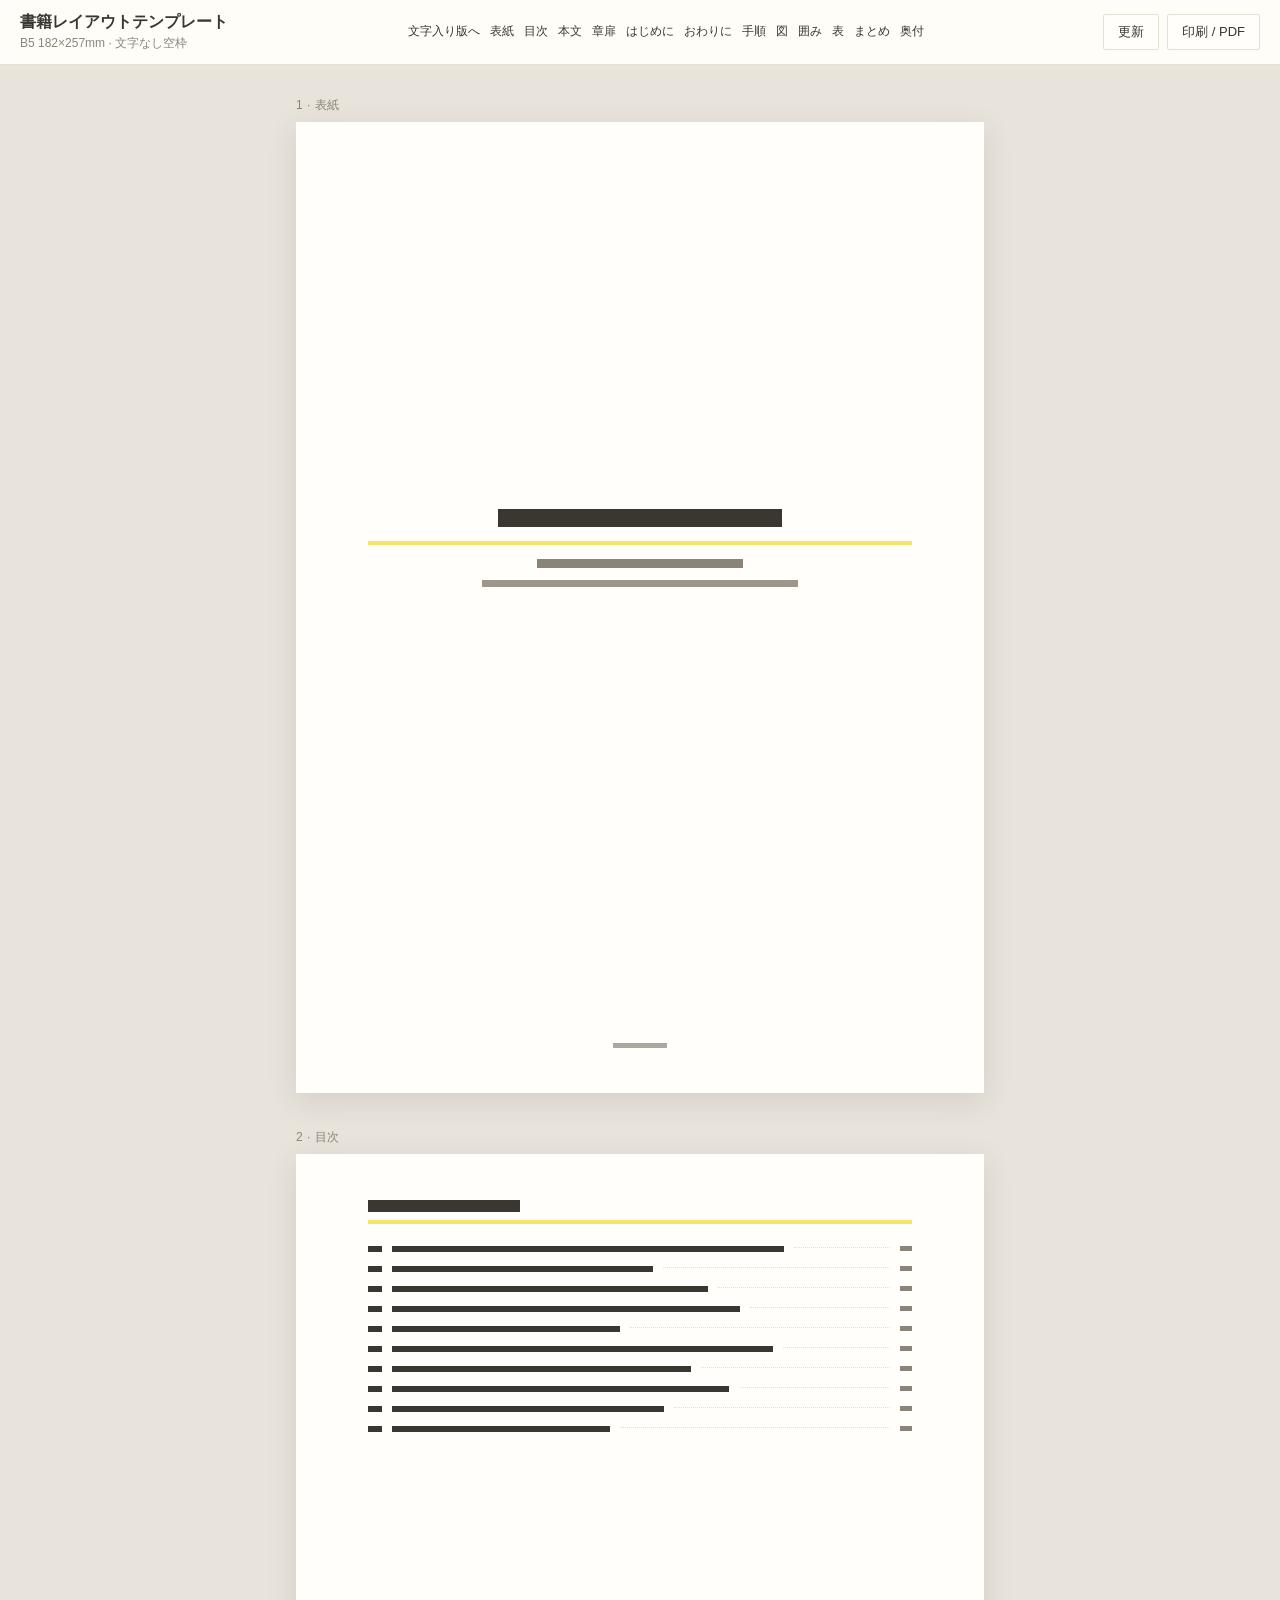
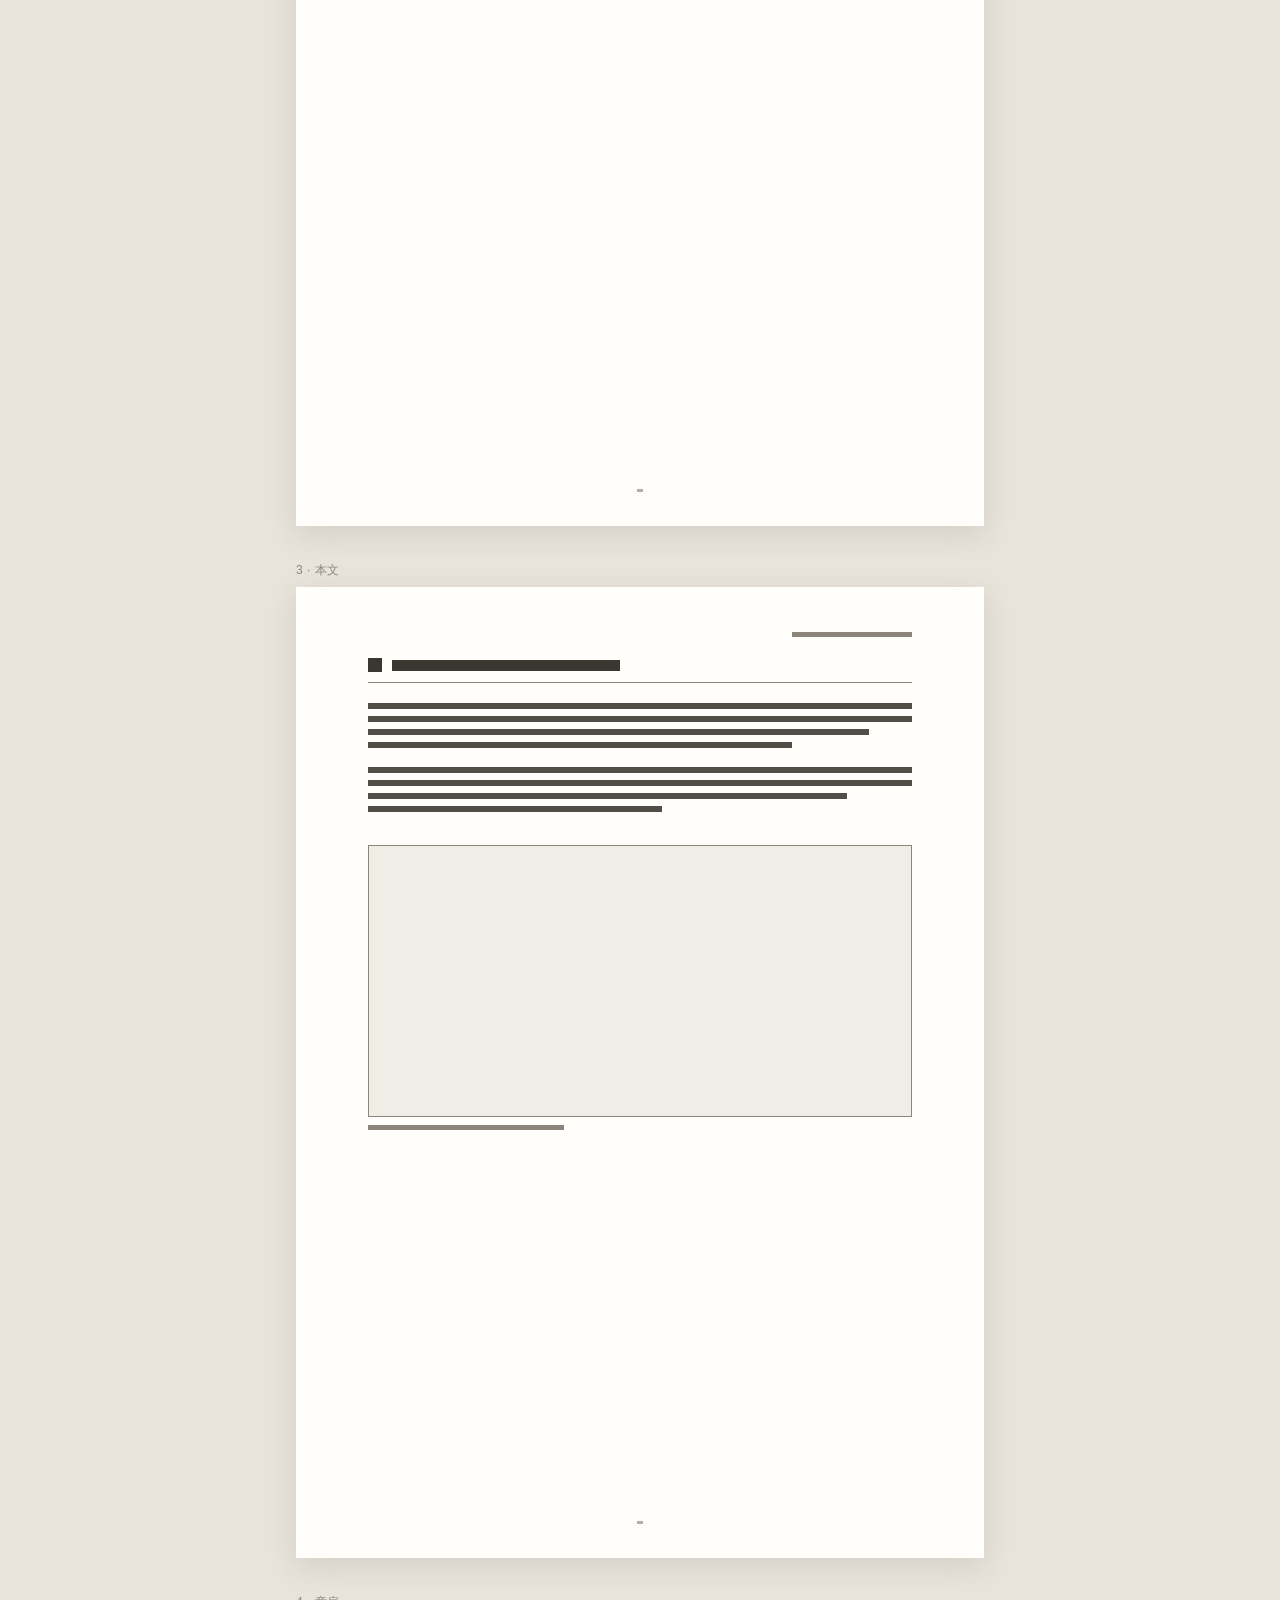
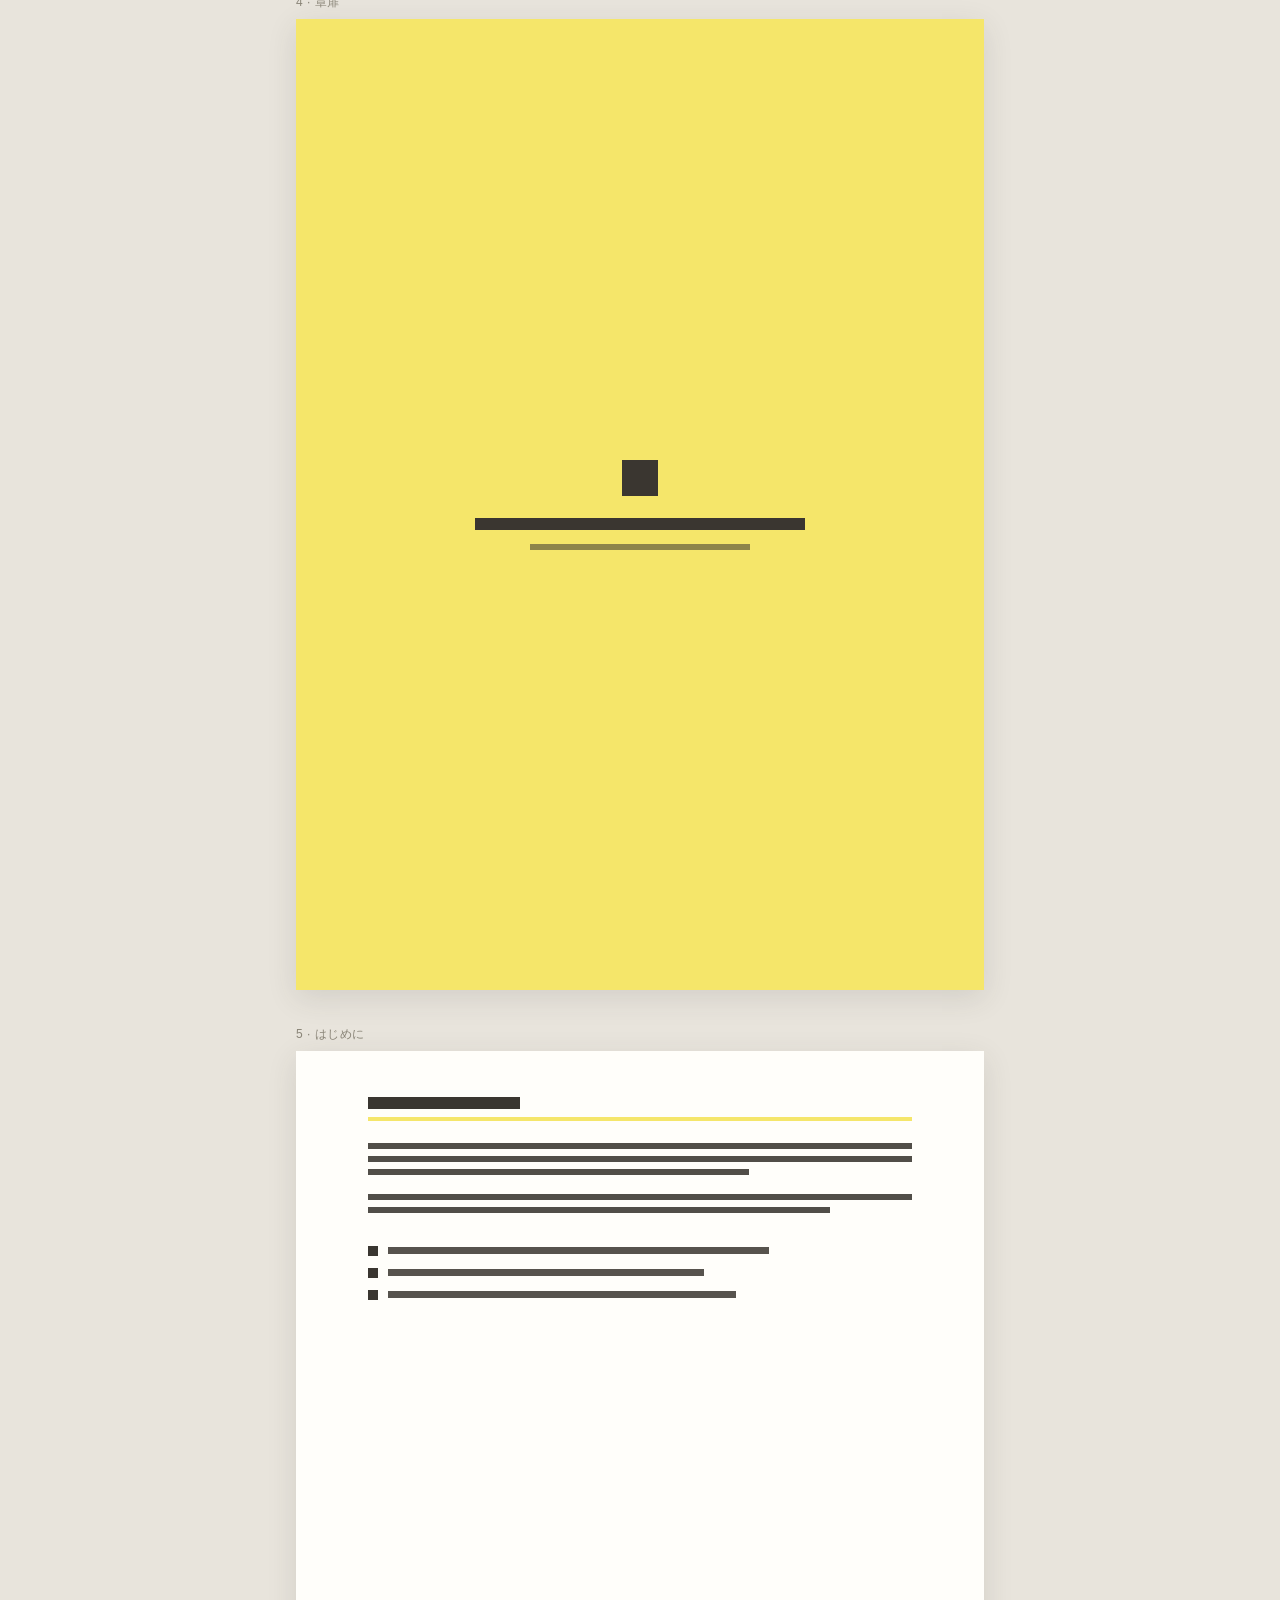
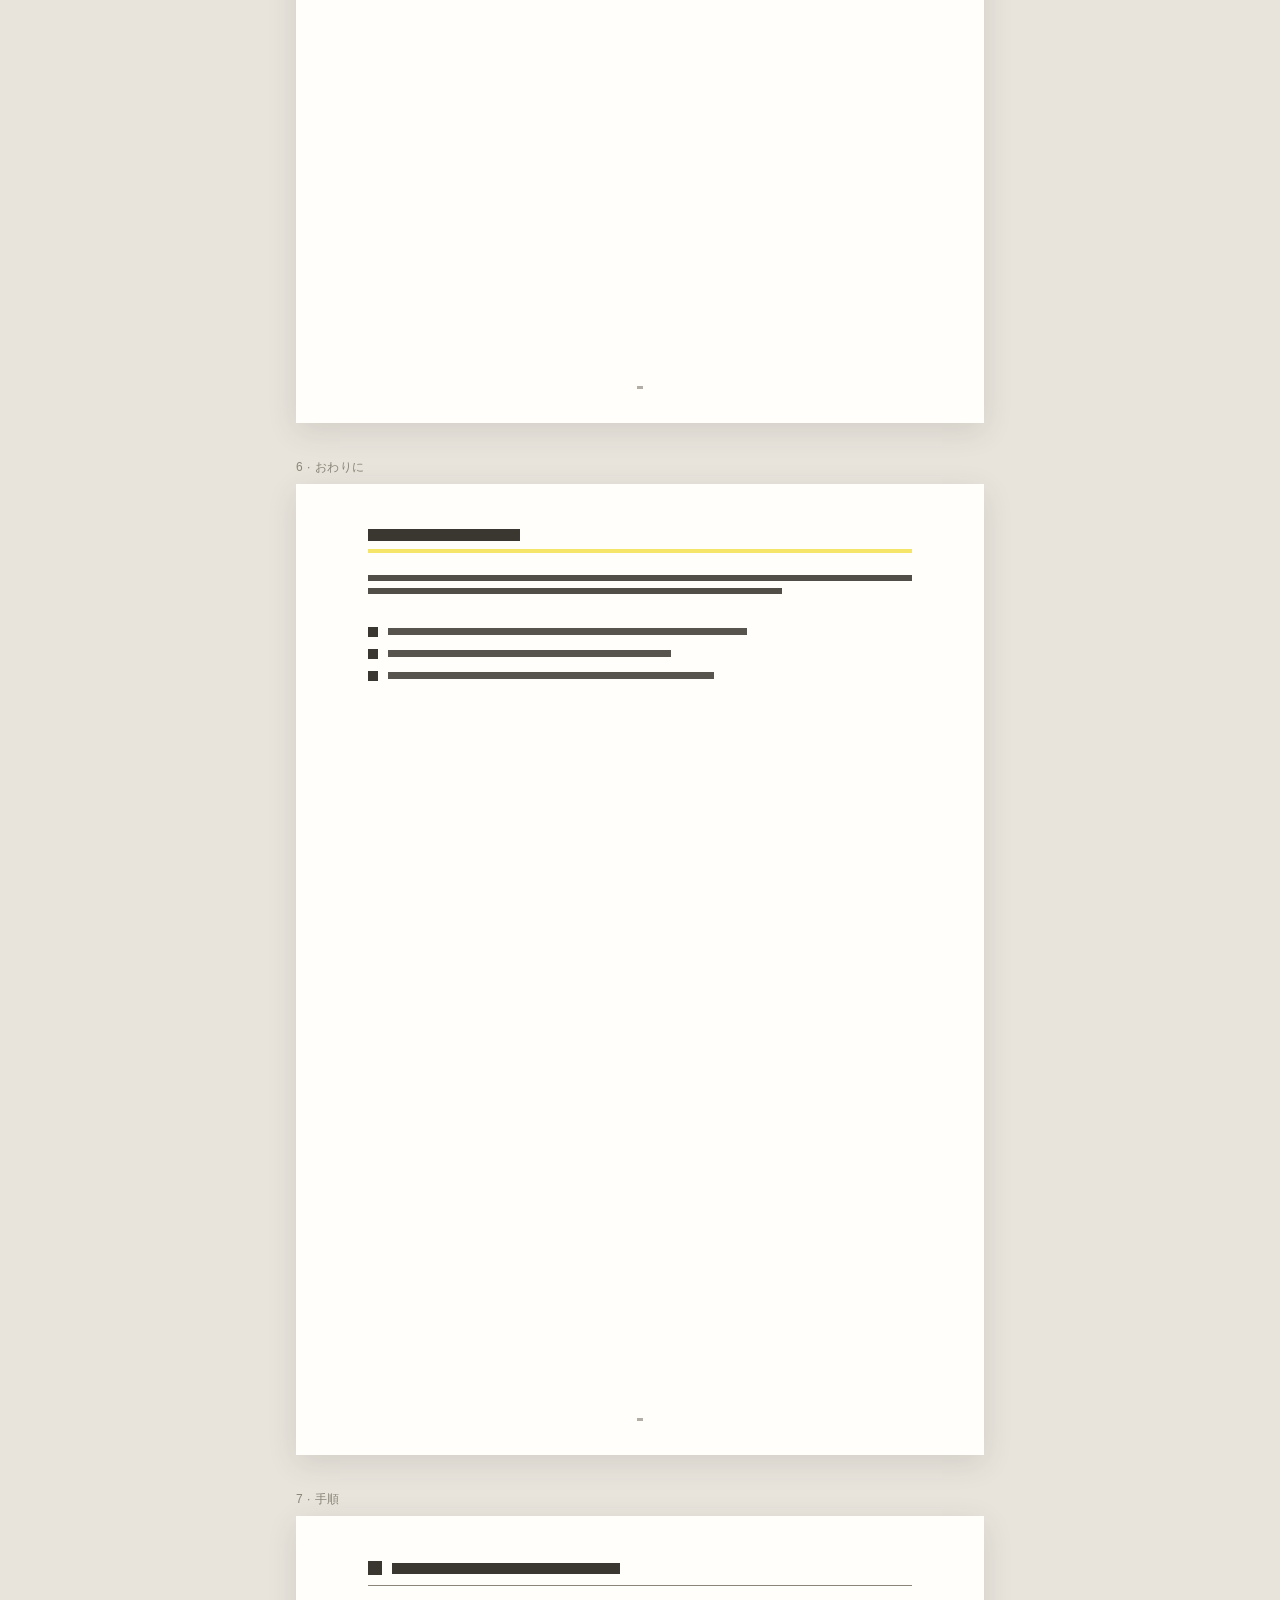
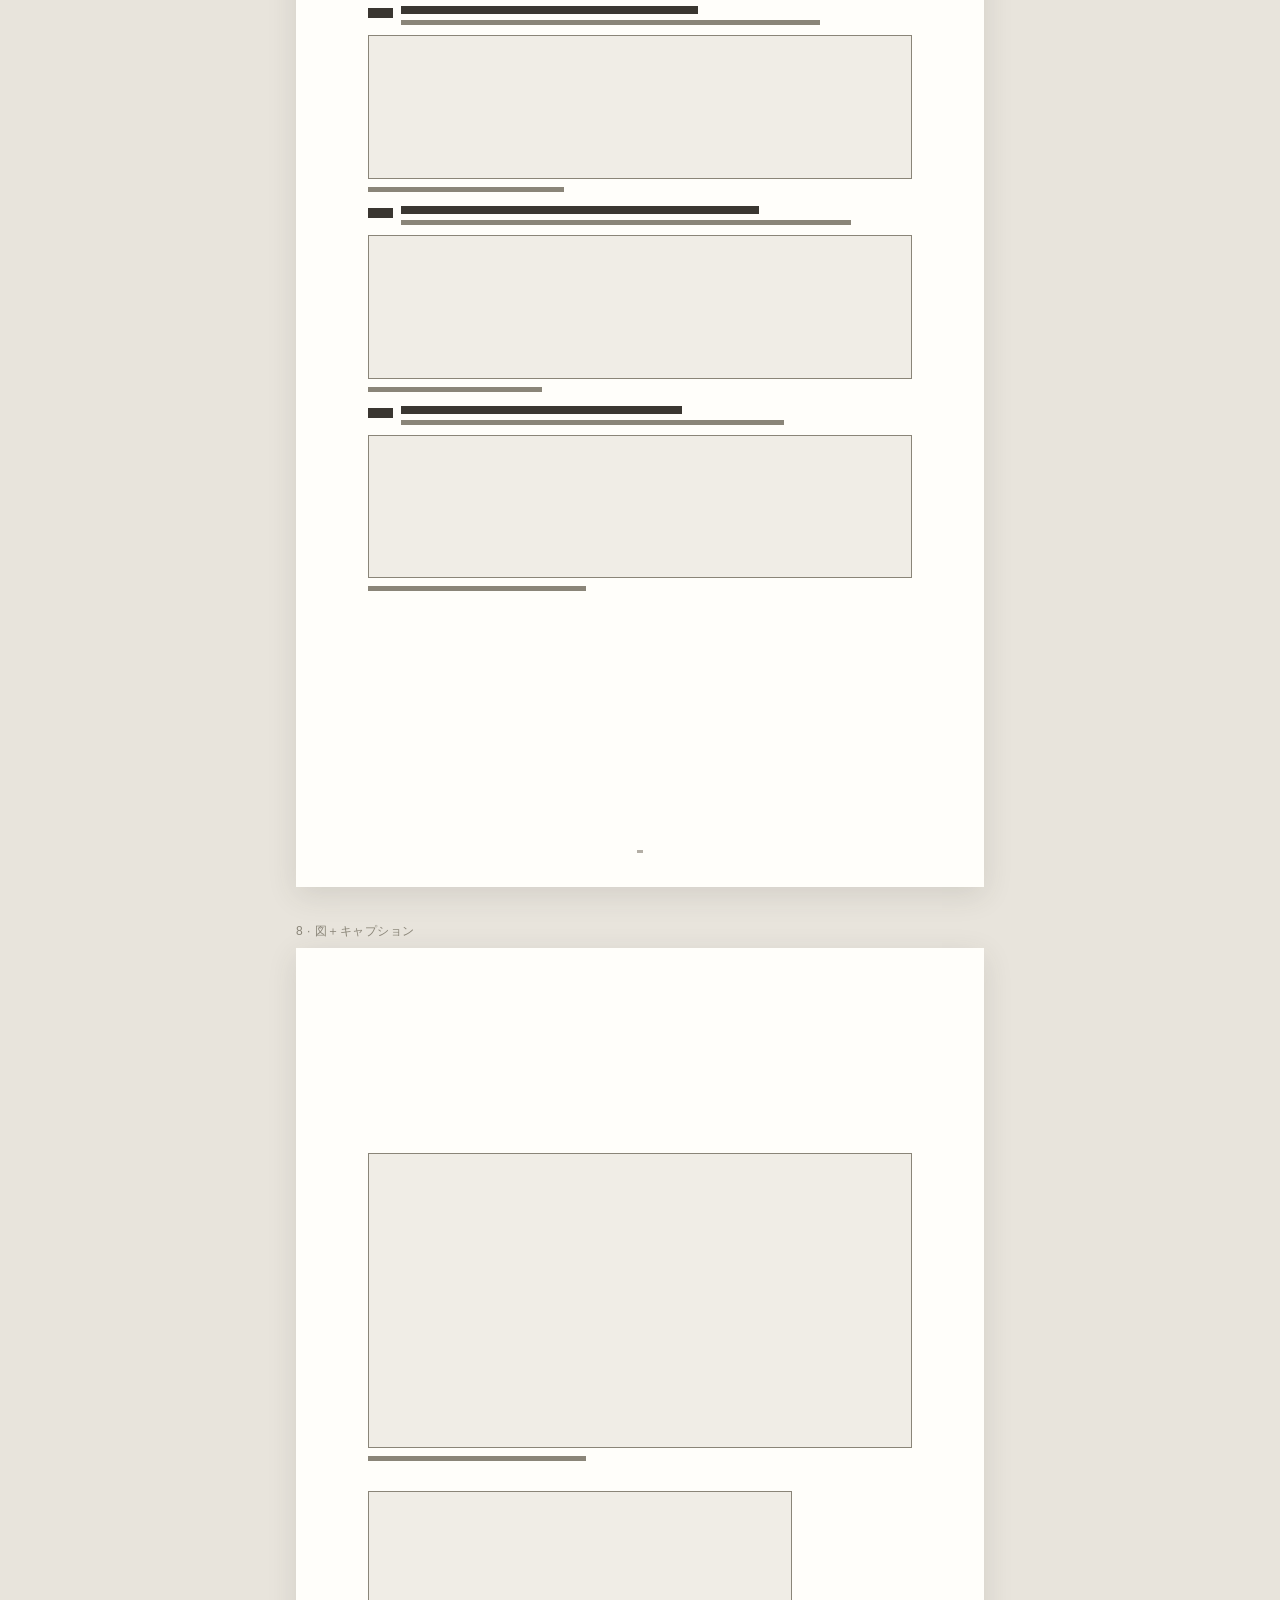
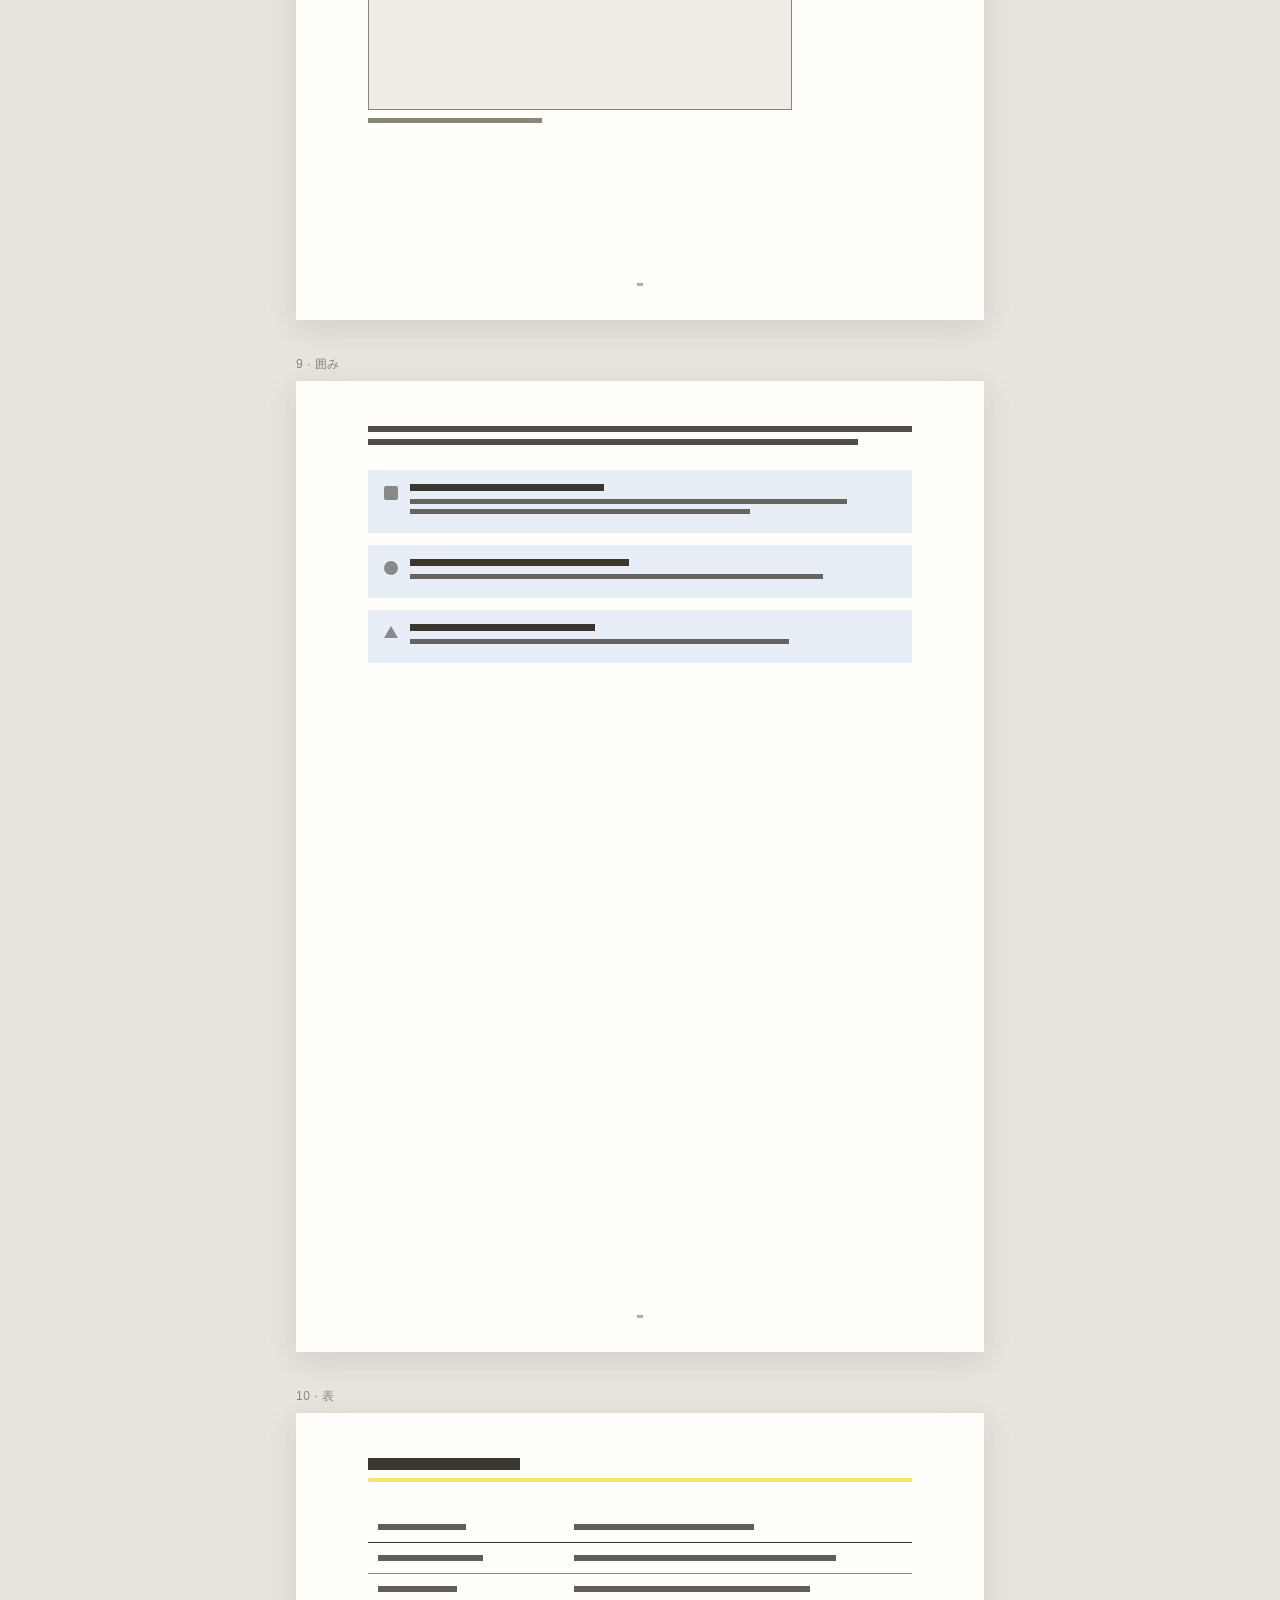
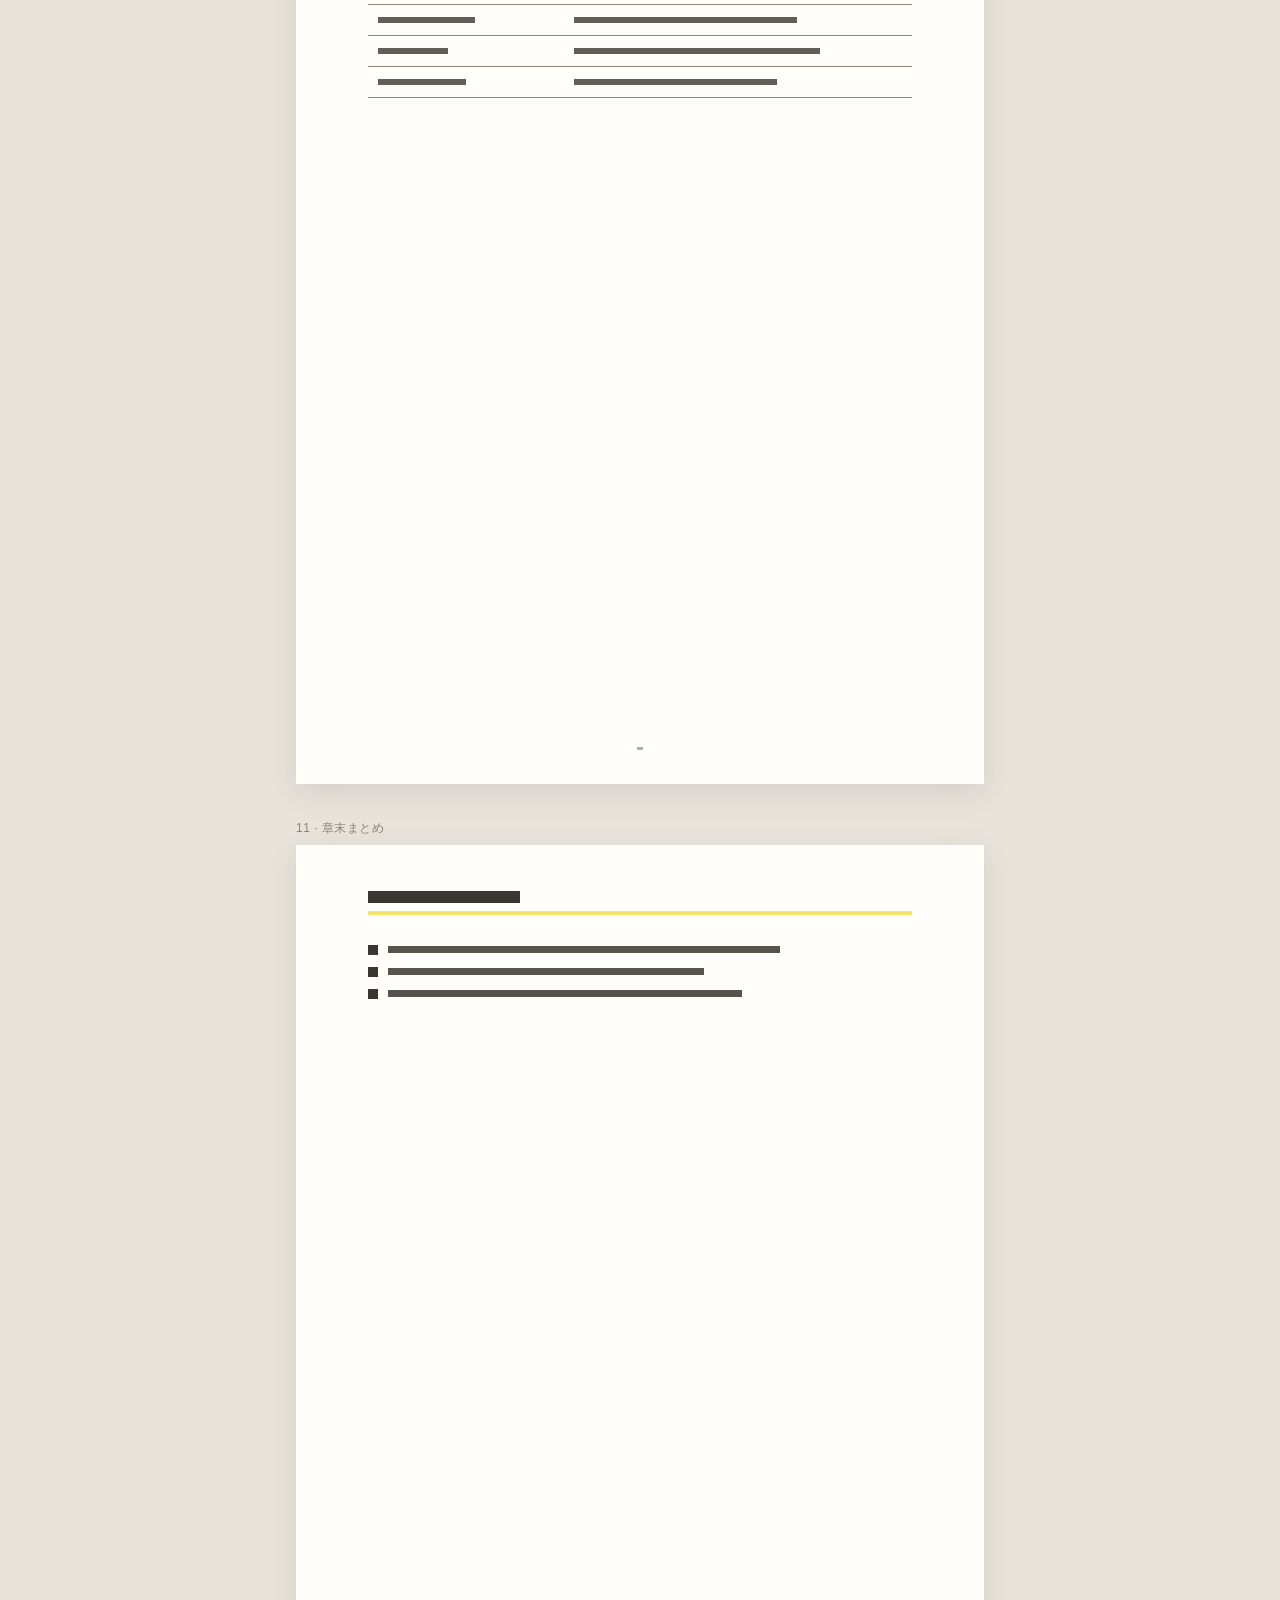
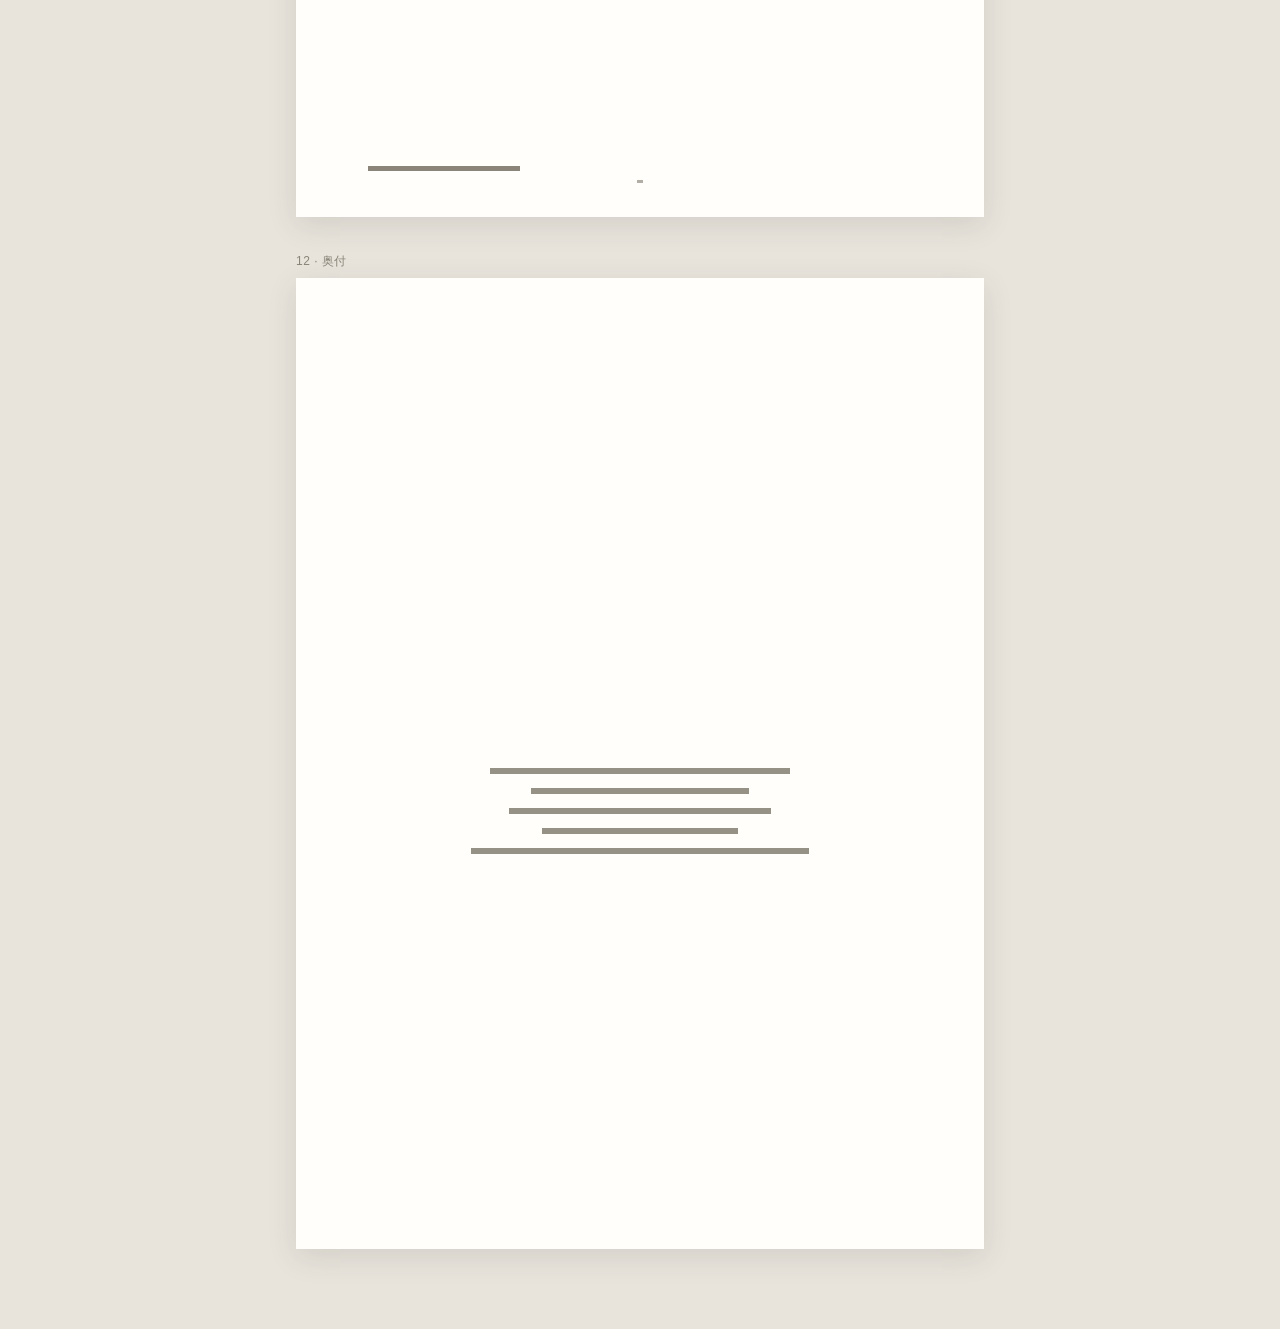
<file: .claude/skills/kindle-book/assets/index.html>
<!DOCTYPE html>
<html lang="ja">
<head>
  <meta charset="UTF-8" />
  <meta name="viewport" content="width=device-width, initial-scale=1" />
  <title>Kindle 書籍 — レイアウトテンプレート</title>
  <link rel="stylesheet" href="templates.css" />
</head>
<body>
  <header class="toolbar no-print">
    <div>
      <strong>書籍レイアウトテンプレート</strong>
      <span class="muted">B5 182×257mm · 文字なし空枠</span>
    </div>
    <nav class="toc-nav">
      <a href="with-text.html">文字入り版へ</a>
      <a href="#cover">表紙</a>
      <a href="#toc">目次</a>
      <a href="#body">本文</a>
      <a href="#chapter">章扉</a>
      <a href="#preface">はじめに</a>
      <a href="#outro">おわりに</a>
      <a href="#steps">手順</a>
      <a href="#figure">図</a>
      <a href="#callout">囲み</a>
      <a href="#table">表</a>
      <a href="#summary">まとめ</a>
      <a href="#colophon">奥付</a>
    </nav>
    <div class="toolbar-actions">
      <button type="button" onclick="kindlePreviewReload()" title="HTML/CSSを再読み込み（表示位置は維持）">更新</button>
      <button type="button" onclick="window.print()">印刷 / PDF</button>
    </div>
  </header>

  <main class="stage">

    <!-- 1 表紙 -->
    <section class="sheet-wrap" id="cover">
      <p class="sheet-label no-print">1 · 表紙</p>
      <article class="page page-cover" aria-label="表紙テンプレート">
        <div class="cover-spacer-top"></div>
        <div class="cover-block">
          <div class="bar bar-title"></div>
          <div class="mark-line mark-line-short"></div>
          <div class="bar bar-subtitle"></div>
          <div class="bar bar-tagline"></div>
        </div>
        <div class="cover-spacer-bottom"></div>
        <div class="bar bar-meta"></div>
      </article>
    </section>

    <!-- 2 目次 -->
    <section class="sheet-wrap" id="toc">
      <p class="sheet-label no-print">2 · 目次</p>
      <article class="page page-toc" aria-label="目次テンプレート">
        <div class="page-heading">
          <div class="bar bar-heading"></div>
          <div class="mark-line mark-line-heading"></div>
        </div>
        <div class="toc-list">
          <div class="toc-row"><span class="bar bar-toc-num"></span><span class="bar bar-toc-title" style="--w:72%"></span><span class="toc-leader"></span><span class="bar bar-toc-page"></span></div>
          <div class="toc-row"><span class="bar bar-toc-num"></span><span class="bar bar-toc-title" style="--w:48%"></span><span class="toc-leader"></span><span class="bar bar-toc-page"></span></div>
          <div class="toc-row"><span class="bar bar-toc-num"></span><span class="bar bar-toc-title" style="--w:58%"></span><span class="toc-leader"></span><span class="bar bar-toc-page"></span></div>
          <div class="toc-row"><span class="bar bar-toc-num"></span><span class="bar bar-toc-title" style="--w:64%"></span><span class="toc-leader"></span><span class="bar bar-toc-page"></span></div>
          <div class="toc-row"><span class="bar bar-toc-num"></span><span class="bar bar-toc-title" style="--w:42%"></span><span class="toc-leader"></span><span class="bar bar-toc-page"></span></div>
          <div class="toc-row"><span class="bar bar-toc-num"></span><span class="bar bar-toc-title" style="--w:70%"></span><span class="toc-leader"></span><span class="bar bar-toc-page"></span></div>
          <div class="toc-row"><span class="bar bar-toc-num"></span><span class="bar bar-toc-title" style="--w:55%"></span><span class="toc-leader"></span><span class="bar bar-toc-page"></span></div>
          <div class="toc-row"><span class="bar bar-toc-num"></span><span class="bar bar-toc-title" style="--w:62%"></span><span class="toc-leader"></span><span class="bar bar-toc-page"></span></div>
          <div class="toc-row"><span class="bar bar-toc-num"></span><span class="bar bar-toc-title" style="--w:50%"></span><span class="toc-leader"></span><span class="bar bar-toc-page"></span></div>
          <div class="toc-row"><span class="bar bar-toc-num"></span><span class="bar bar-toc-title" style="--w:40%"></span><span class="toc-leader"></span><span class="bar bar-toc-page"></span></div>
        </div>
        <div class="folio"></div>
      </article>
    </section>

    <!-- 3 本文 -->
    <section class="sheet-wrap" id="body">
      <p class="sheet-label no-print">3 · 本文</p>
      <article class="page page-body" aria-label="本文テンプレート">
        <div class="running-head">
          <div class="bar bar-running"></div>
        </div>
        <div class="section-head">
          <div class="sec-num"></div>
          <div class="bar bar-sec-title"></div>
          <div class="mark-tick"></div>
        </div>
        <div class="body-block">
          <div class="bar bar-body" style="--w:100%"></div>
          <div class="bar bar-body" style="--w:100%"></div>
          <div class="bar bar-body" style="--w:92%"></div>
          <div class="bar bar-body" style="--w:78%"></div>
          <div class="para-gap"></div>
          <div class="bar bar-body" style="--w:100%"></div>
          <div class="bar bar-body" style="--w:100%"></div>
          <div class="bar bar-body" style="--w:88%"></div>
          <div class="bar bar-body" style="--w:54%"></div>
        </div>
        <div class="figure-block">
          <div class="figure-box"></div>
          <div class="bar bar-caption"></div>
        </div>
        <div class="folio"></div>
      </article>
    </section>

    <!-- 4 章扉 -->
    <section class="sheet-wrap" id="chapter">
      <p class="sheet-label no-print">4 · 章扉</p>
      <article class="page page-chapter" aria-label="章扉テンプレート">
        <div class="chapter-center">
          <div class="chapter-num"></div>
          <div class="bar bar-chapter-title"></div>
          <div class="bar bar-chapter-sub"></div>
        </div>
      </article>
    </section>

    <!-- 5 はじめに -->
    <section class="sheet-wrap" id="preface">
      <p class="sheet-label no-print">5 · はじめに</p>
      <article class="page page-preface" aria-label="はじめにテンプレート">
        <div class="page-heading">
          <div class="bar bar-heading"></div>
          <div class="mark-line mark-line-heading"></div>
        </div>
        <div class="body-block">
          <div class="bar bar-body" style="--w:100%"></div>
          <div class="bar bar-body" style="--w:100%"></div>
          <div class="bar bar-body" style="--w:70%"></div>
          <div class="para-gap"></div>
          <div class="bar bar-body" style="--w:100%"></div>
          <div class="bar bar-body" style="--w:85%"></div>
        </div>
        <div class="list-block">
          <div class="list-row"><span class="list-marker"></span><span class="bar bar-list" style="--w:70%"></span></div>
          <div class="list-row"><span class="list-marker"></span><span class="bar bar-list" style="--w:58%"></span></div>
          <div class="list-row"><span class="list-marker"></span><span class="bar bar-list" style="--w:64%"></span></div>
        </div>
        <div class="folio"></div>
      </article>
    </section>

    <!-- 6 おわりに -->
    <section class="sheet-wrap" id="outro">
      <p class="sheet-label no-print">6 · おわりに</p>
      <article class="page page-outro" aria-label="おわりにテンプレート">
        <div class="page-heading">
          <div class="bar bar-heading"></div>
          <div class="mark-line mark-line-heading"></div>
        </div>
        <div class="body-block">
          <div class="bar bar-body" style="--w:100%"></div>
          <div class="bar bar-body" style="--w:76%"></div>
        </div>
        <div class="list-block">
          <div class="list-row"><span class="list-marker"></span><span class="bar bar-list" style="--w:66%"></span></div>
          <div class="list-row"><span class="list-marker"></span><span class="bar bar-list" style="--w:52%"></span></div>
          <div class="list-row"><span class="list-marker"></span><span class="bar bar-list" style="--w:60%"></span></div>
        </div>
        <div class="outro-space"></div>
        <div class="folio"></div>
      </article>
    </section>

    <!-- 7 手順 -->
    <section class="sheet-wrap" id="steps">
      <p class="sheet-label no-print">7 · 手順</p>
      <article class="page page-steps" aria-label="手順テンプレート">
        <div class="section-head">
          <div class="sec-num"></div>
          <div class="bar bar-sec-title"></div>
          <div class="mark-tick"></div>
        </div>
        <div class="steps-list">
          <div class="step-item">
            <div class="step-row">
              <span class="step-num-bar"></span>
              <div class="step-bars">
                <div class="bar bar-step-title"></div>
                <div class="bar bar-step-note"></div>
              </div>
            </div>
            <div class="figure-block step-figure">
              <div class="figure-box figure-box-step"></div>
              <div class="bar bar-caption" style="--w:36%"></div>
            </div>
          </div>
          <div class="step-item">
            <div class="step-row">
              <span class="step-num-bar"></span>
              <div class="step-bars">
                <div class="bar bar-step-title" style="--w:70%"></div>
                <div class="bar bar-step-note" style="--w:88%"></div>
              </div>
            </div>
            <div class="figure-block step-figure">
              <div class="figure-box figure-box-step"></div>
              <div class="bar bar-caption" style="--w:32%"></div>
            </div>
          </div>
          <div class="step-item">
            <div class="step-row">
              <span class="step-num-bar"></span>
              <div class="step-bars">
                <div class="bar bar-step-title" style="--w:55%"></div>
                <div class="bar bar-step-note" style="--w:75%"></div>
              </div>
            </div>
            <div class="figure-block step-figure">
              <div class="figure-box figure-box-step"></div>
              <div class="bar bar-caption" style="--w:40%"></div>
            </div>
          </div>
        </div>
        <div class="folio"></div>
      </article>
    </section>

    <!-- 8 図＋キャプション -->
    <section class="sheet-wrap" id="figure">
      <p class="sheet-label no-print">8 · 図＋キャプション</p>
      <article class="page page-figure" aria-label="図テンプレート">
        <div class="figure-stack">
          <div class="figure-block">
            <div class="figure-box figure-box-wide"></div>
            <div class="bar bar-caption" style="--w:40%"></div>
          </div>
          <div class="figure-block">
            <div class="figure-box figure-box-mid"></div>
            <div class="bar bar-caption" style="--w:32%"></div>
          </div>
        </div>
        <div class="folio"></div>
      </article>
    </section>

    <!-- 9 囲み -->
    <section class="sheet-wrap" id="callout">
      <p class="sheet-label no-print">9 · 囲み</p>
      <article class="page page-callout" aria-label="囲みテンプレート">
        <div class="body-block">
          <div class="bar bar-body" style="--w:100%"></div>
          <div class="bar bar-body" style="--w:90%"></div>
        </div>
        <div class="callout">
          <div class="callout-icon callout-icon-a"></div>
          <div class="callout-body">
            <div class="bar bar-callout-title"></div>
            <div class="bar bar-callout-text" style="--w:90%"></div>
            <div class="bar bar-callout-text" style="--w:70%"></div>
          </div>
        </div>
        <div class="callout">
          <div class="callout-icon callout-icon-b"></div>
          <div class="callout-body">
            <div class="bar bar-callout-title" style="--w:45%"></div>
            <div class="bar bar-callout-text" style="--w:85%"></div>
          </div>
        </div>
        <div class="callout">
          <div class="callout-icon callout-icon-c"></div>
          <div class="callout-body">
            <div class="bar bar-callout-title" style="--w:38%"></div>
            <div class="bar bar-callout-text" style="--w:78%"></div>
          </div>
        </div>
        <div class="folio"></div>
      </article>
    </section>

    <!-- 10 表 -->
    <section class="sheet-wrap" id="table">
      <p class="sheet-label no-print">10 · 表</p>
      <article class="page page-table" aria-label="表テンプレート">
        <div class="page-heading">
          <div class="bar bar-heading"></div>
          <div class="mark-line mark-line-heading"></div>
        </div>
        <table class="empty-table">
          <thead>
            <tr>
              <th><div class="bar bar-cell" style="--w:50%"></div></th>
              <th><div class="bar bar-cell" style="--w:55%"></div></th>
            </tr>
          </thead>
          <tbody>
            <tr><td><div class="bar bar-cell" style="--w:60%"></div></td><td><div class="bar bar-cell" style="--w:80%"></div></td></tr>
            <tr><td><div class="bar bar-cell" style="--w:45%"></div></td><td><div class="bar bar-cell" style="--w:72%"></div></td></tr>
            <tr><td><div class="bar bar-cell" style="--w:55%"></div></td><td><div class="bar bar-cell" style="--w:68%"></div></td></tr>
            <tr><td><div class="bar bar-cell" style="--w:40%"></div></td><td><div class="bar bar-cell" style="--w:75%"></div></td></tr>
            <tr><td><div class="bar bar-cell" style="--w:50%"></div></td><td><div class="bar bar-cell" style="--w:62%"></div></td></tr>
          </tbody>
        </table>
        <div class="folio"></div>
      </article>
    </section>

    <!-- 11 章末まとめ -->
    <section class="sheet-wrap" id="summary">
      <p class="sheet-label no-print">11 · 章末まとめ</p>
      <article class="page page-summary" aria-label="まとめテンプレート">
        <div class="page-heading">
          <div class="bar bar-heading"></div>
          <div class="mark-line mark-line-heading"></div>
        </div>
        <div class="list-block">
          <div class="list-row"><span class="list-marker"></span><span class="bar bar-list" style="--w:72%"></span></div>
          <div class="list-row"><span class="list-marker"></span><span class="bar bar-list" style="--w:58%"></span></div>
          <div class="list-row"><span class="list-marker"></span><span class="bar bar-list" style="--w:65%"></span></div>
        </div>
        <div class="summary-space"></div>
        <div class="bar bar-footer-hint"></div>
        <div class="folio"></div>
      </article>
    </section>

    <!-- 12 奥付 -->
    <section class="sheet-wrap" id="colophon">
      <p class="sheet-label no-print">12 · 奥付</p>
      <article class="page page-colophon" aria-label="奥付テンプレート">
        <div class="colophon-stack">
          <div class="bar bar-colophon" style="--w:55%"></div>
          <div class="bar bar-colophon" style="--w:40%"></div>
          <div class="bar bar-colophon" style="--w:48%"></div>
          <div class="bar bar-colophon" style="--w:36%"></div>
          <div class="bar bar-colophon" style="--w:62%"></div>
        </div>
      </article>
    </section>

  </main>
  <script src="preview-toolbar.js"></script>
</body>
</html>
</file>
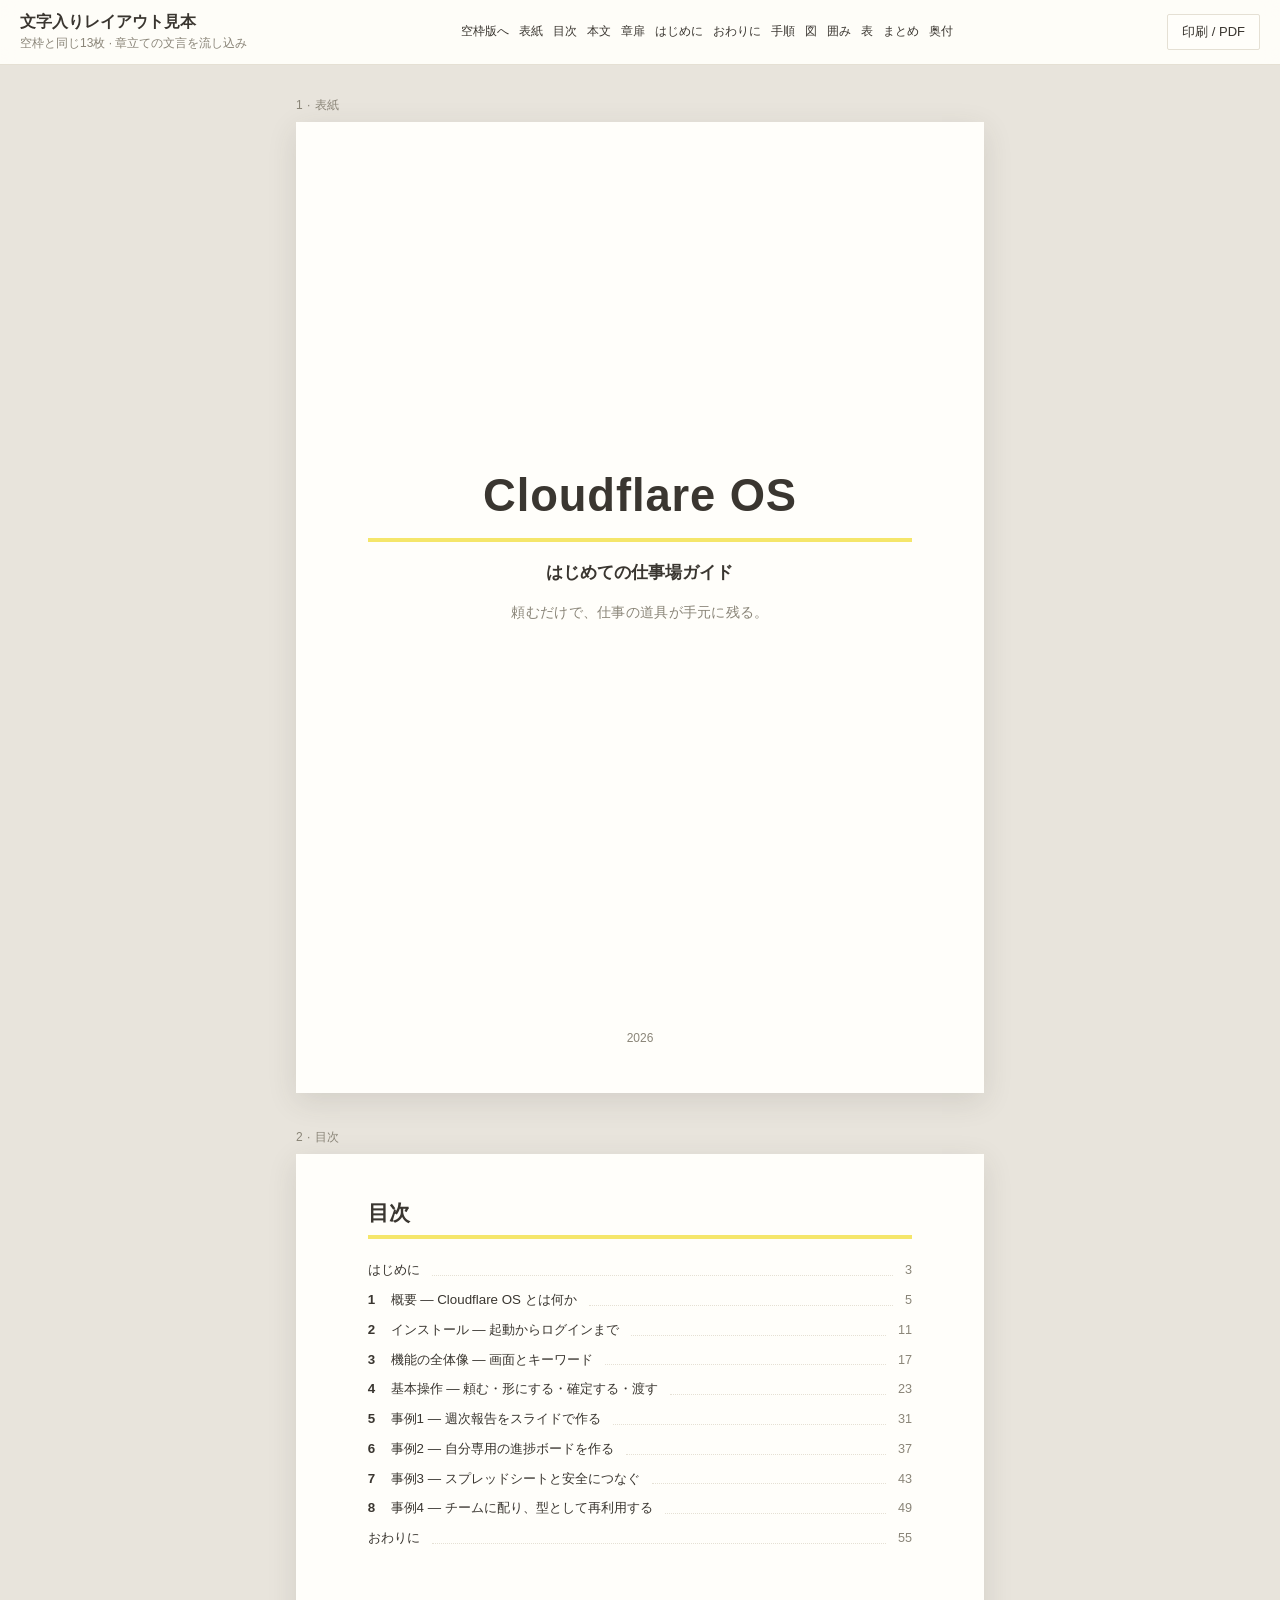
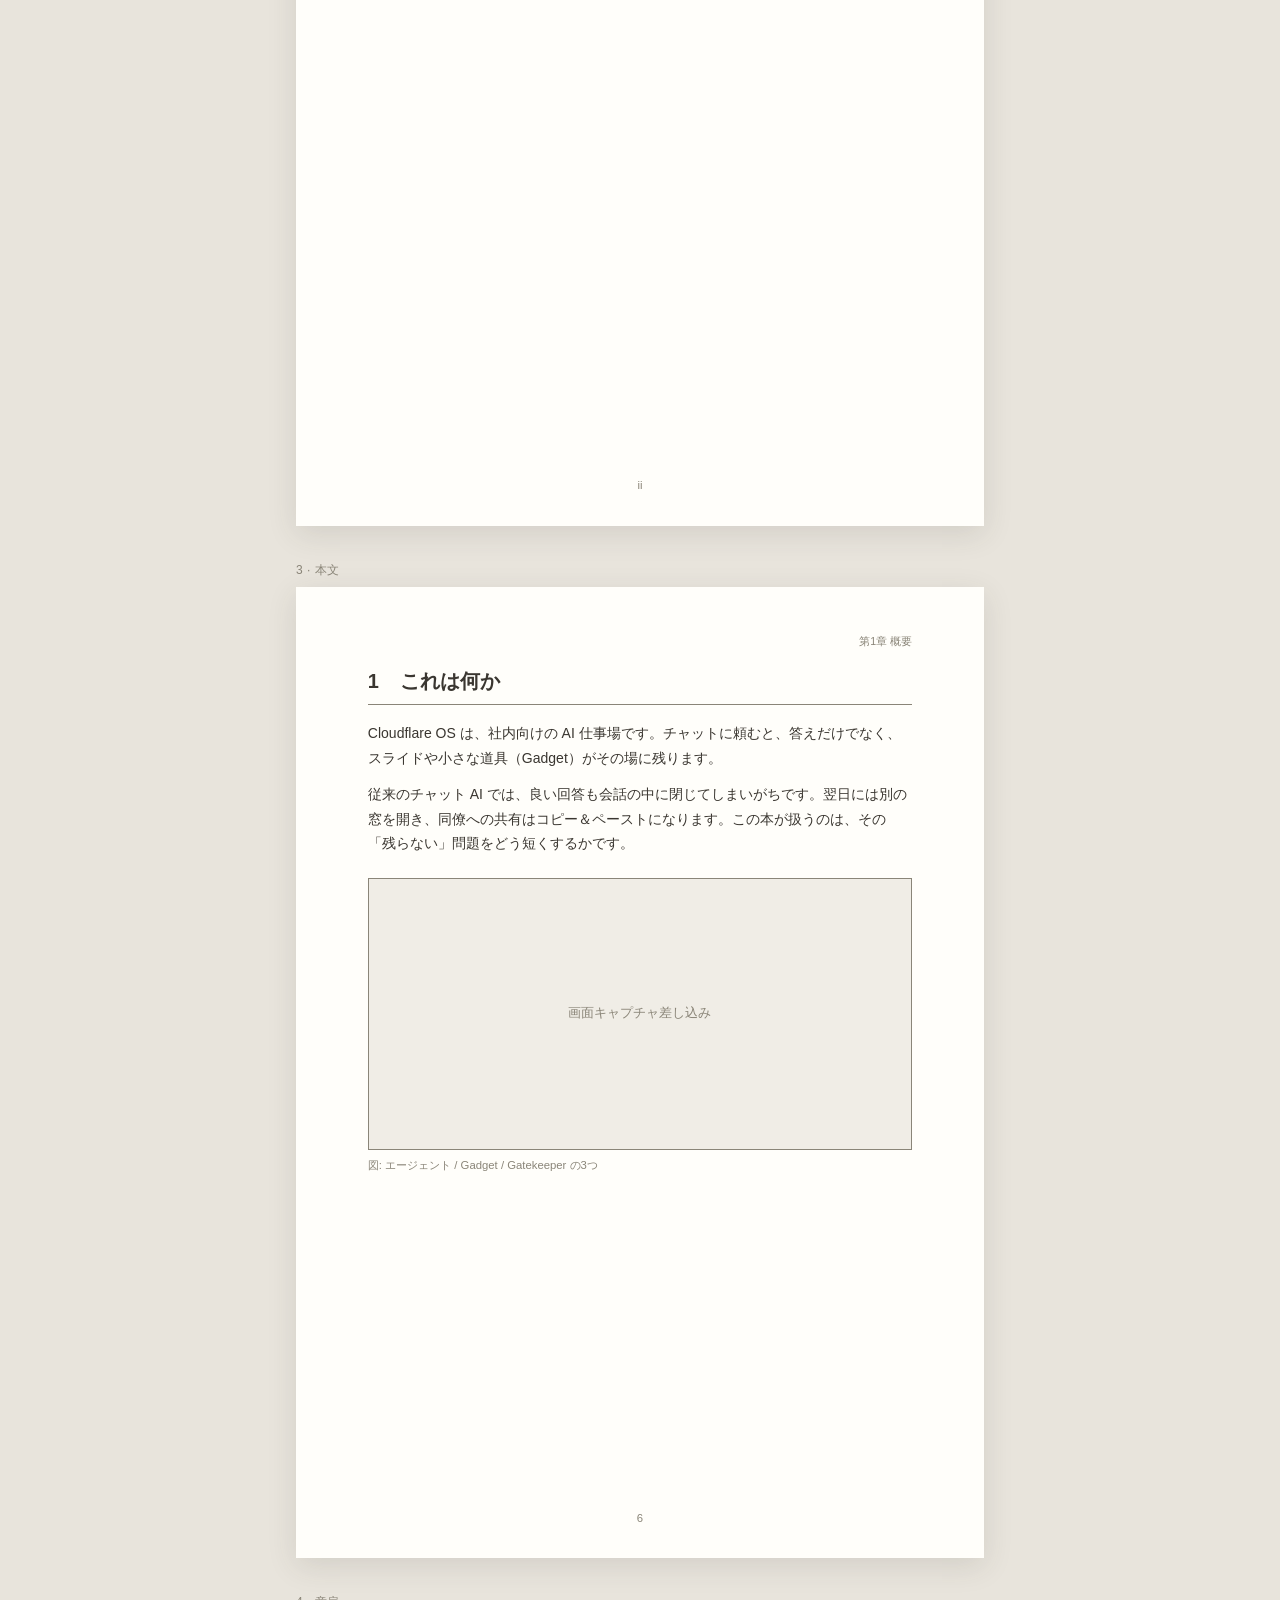
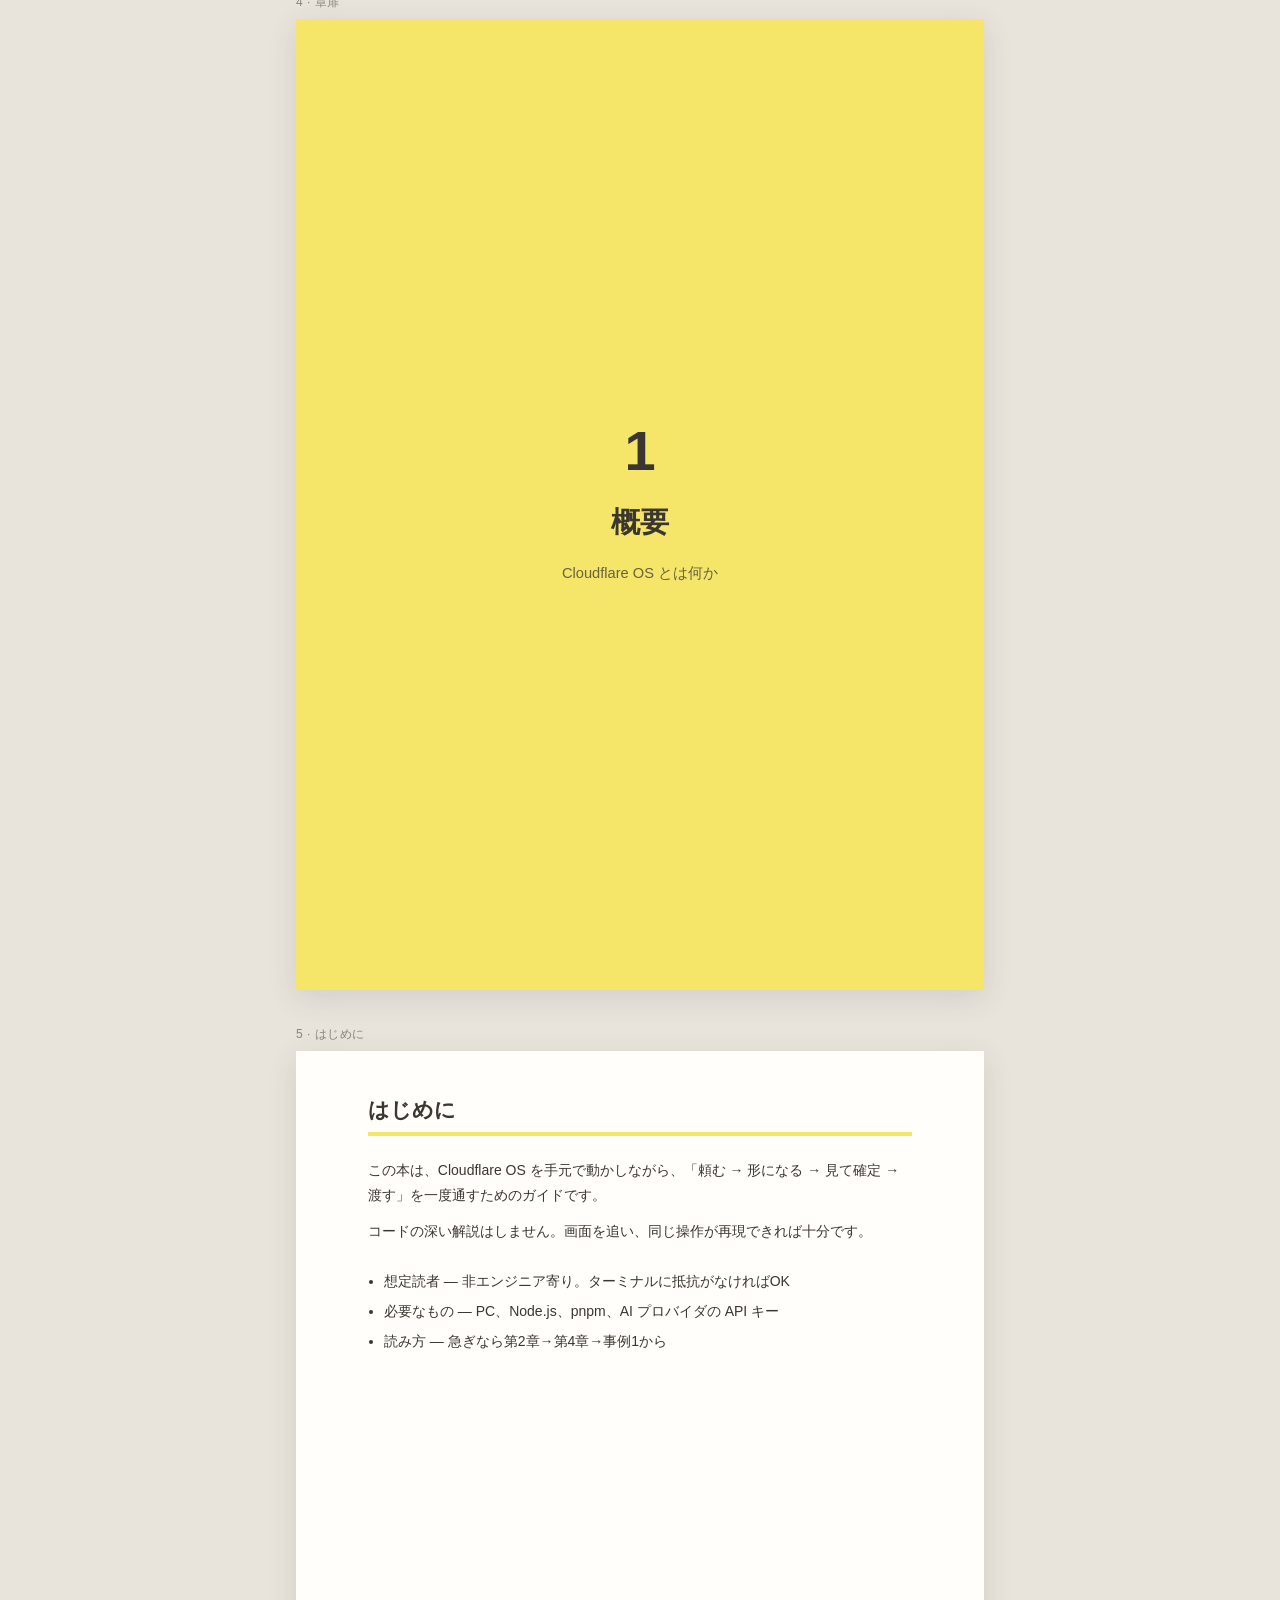
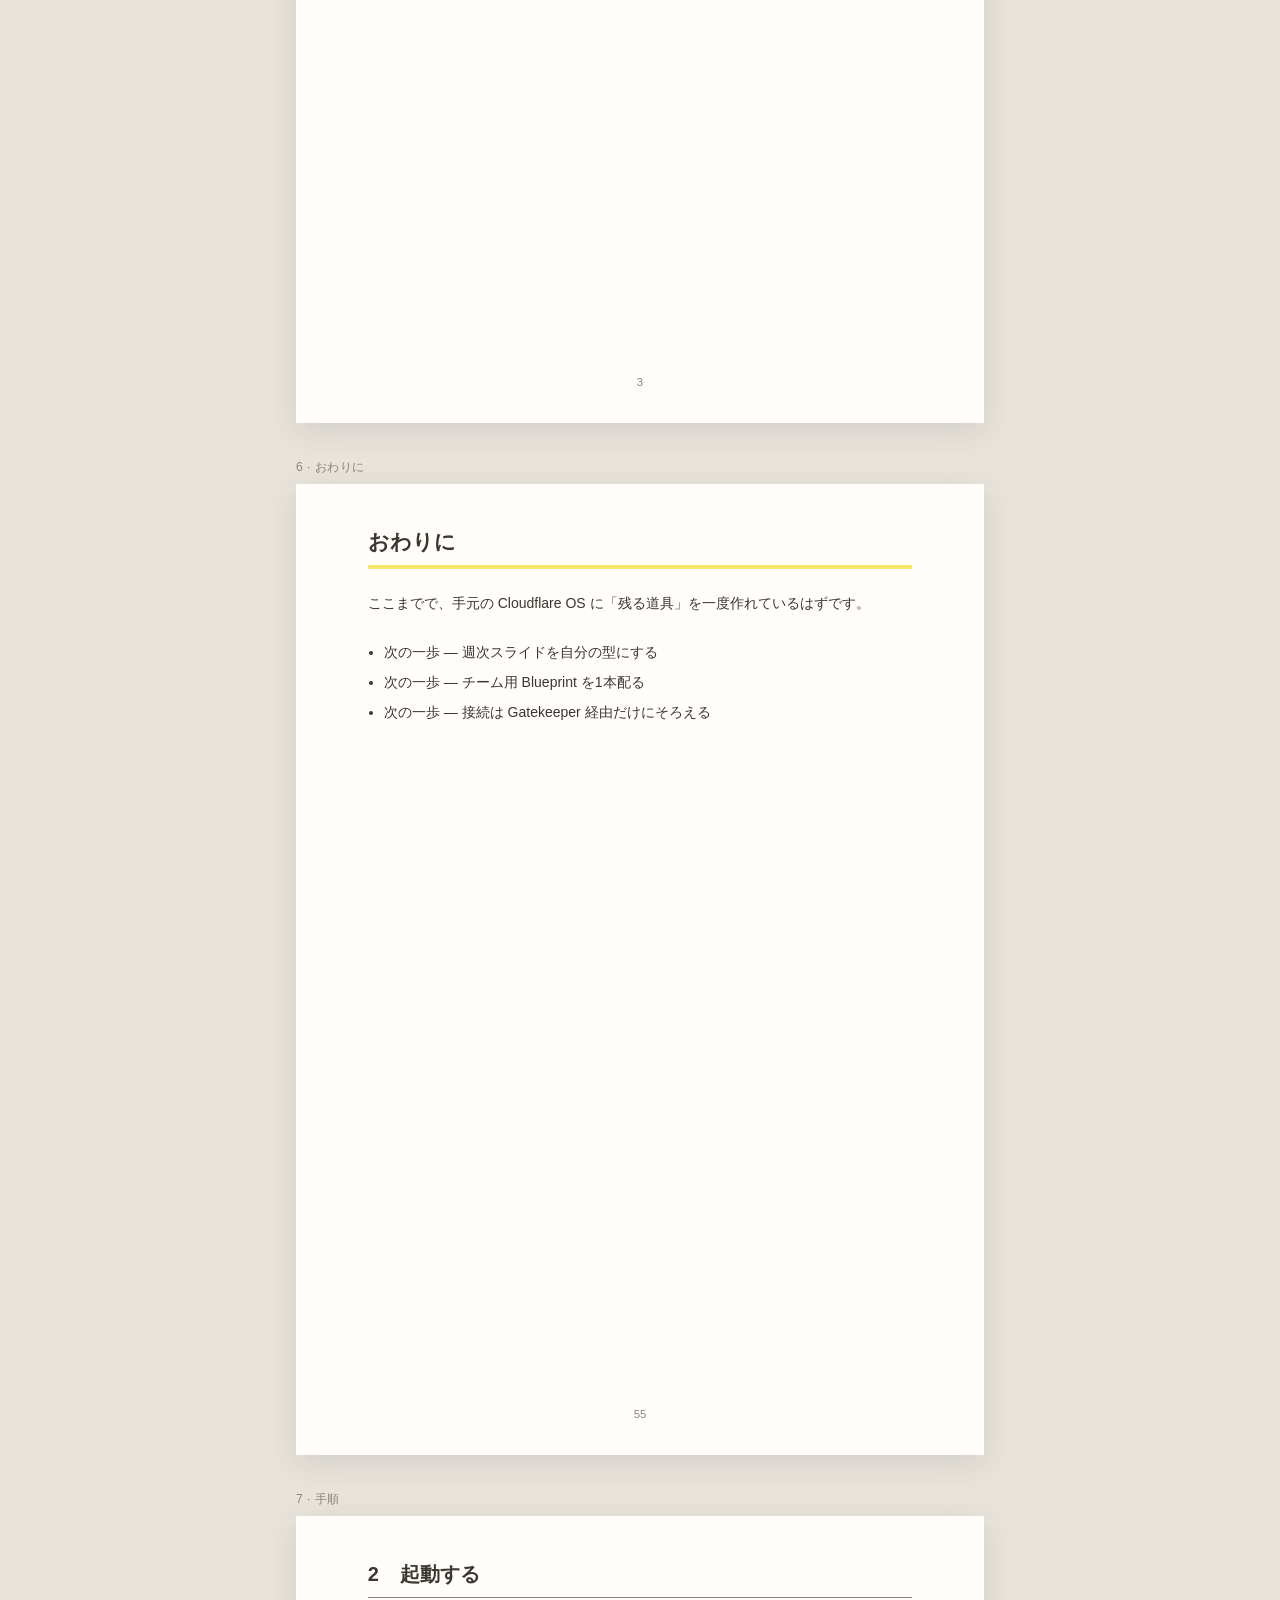
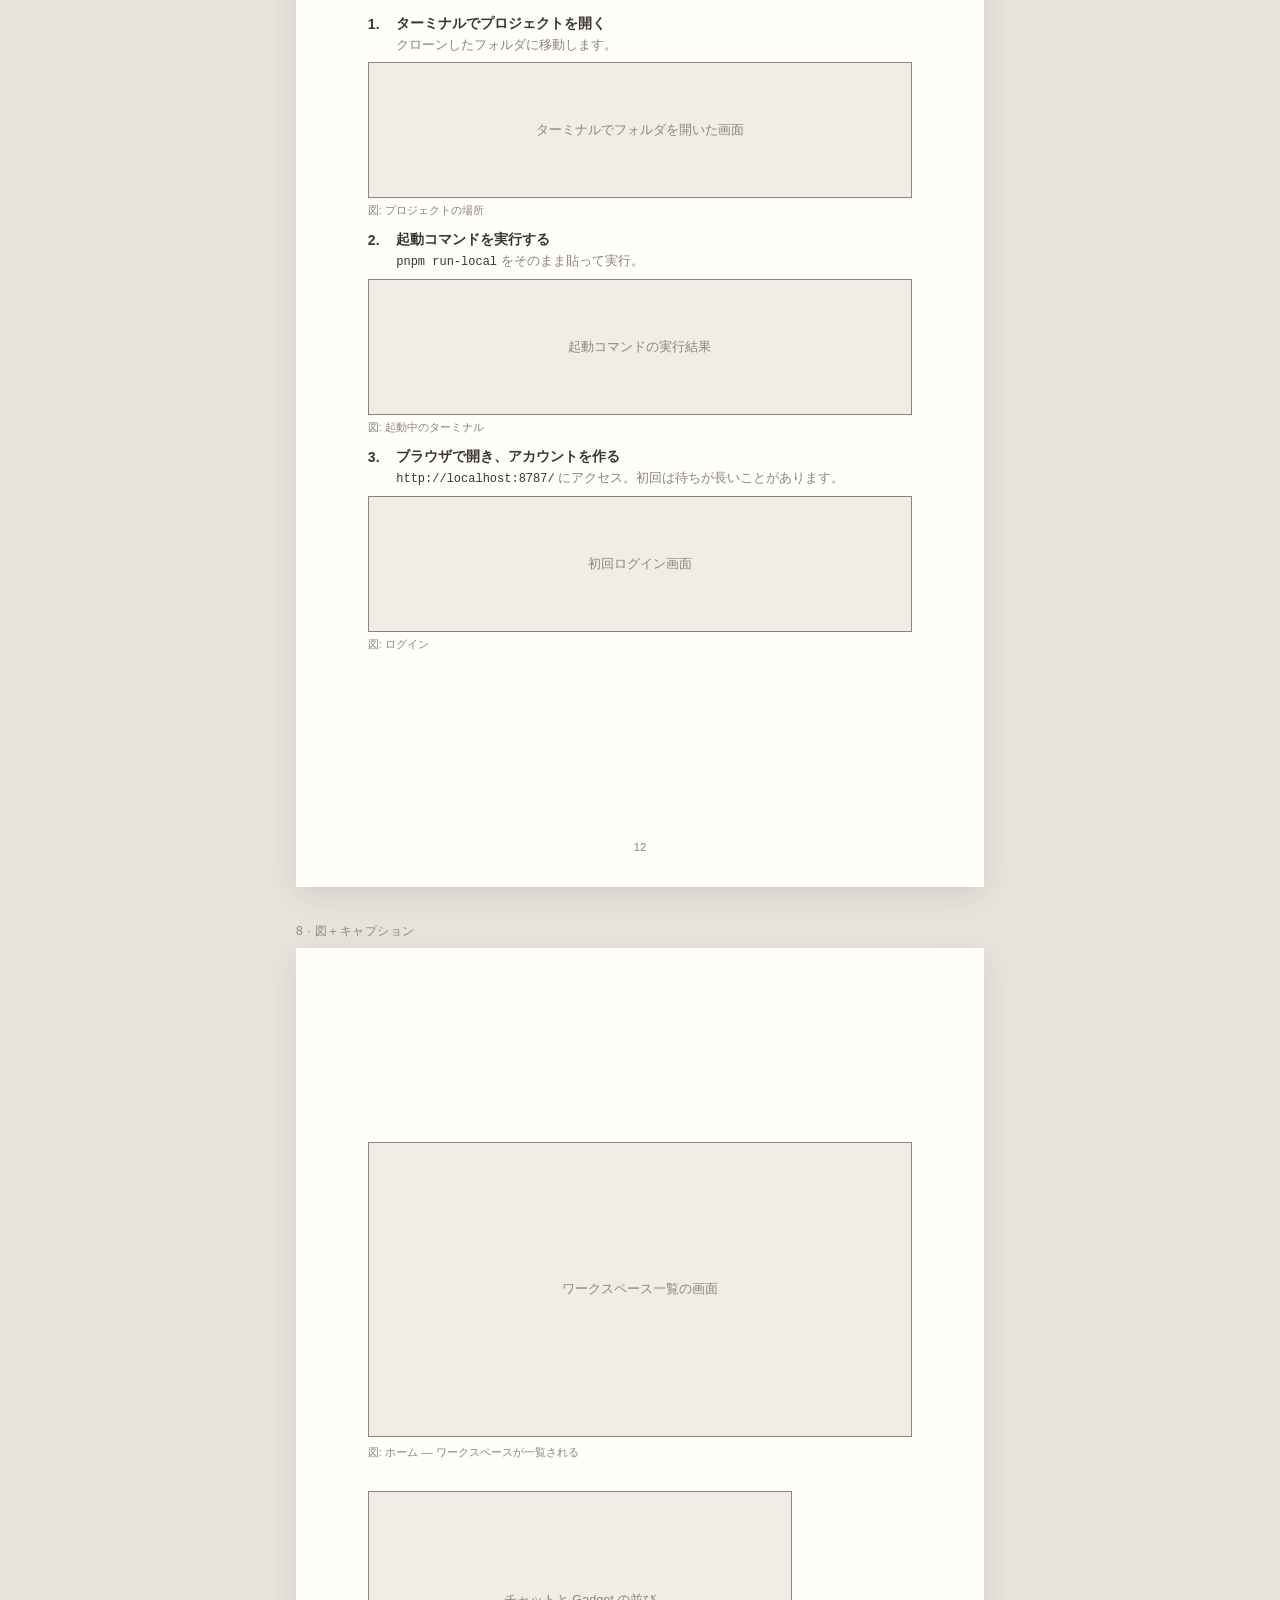
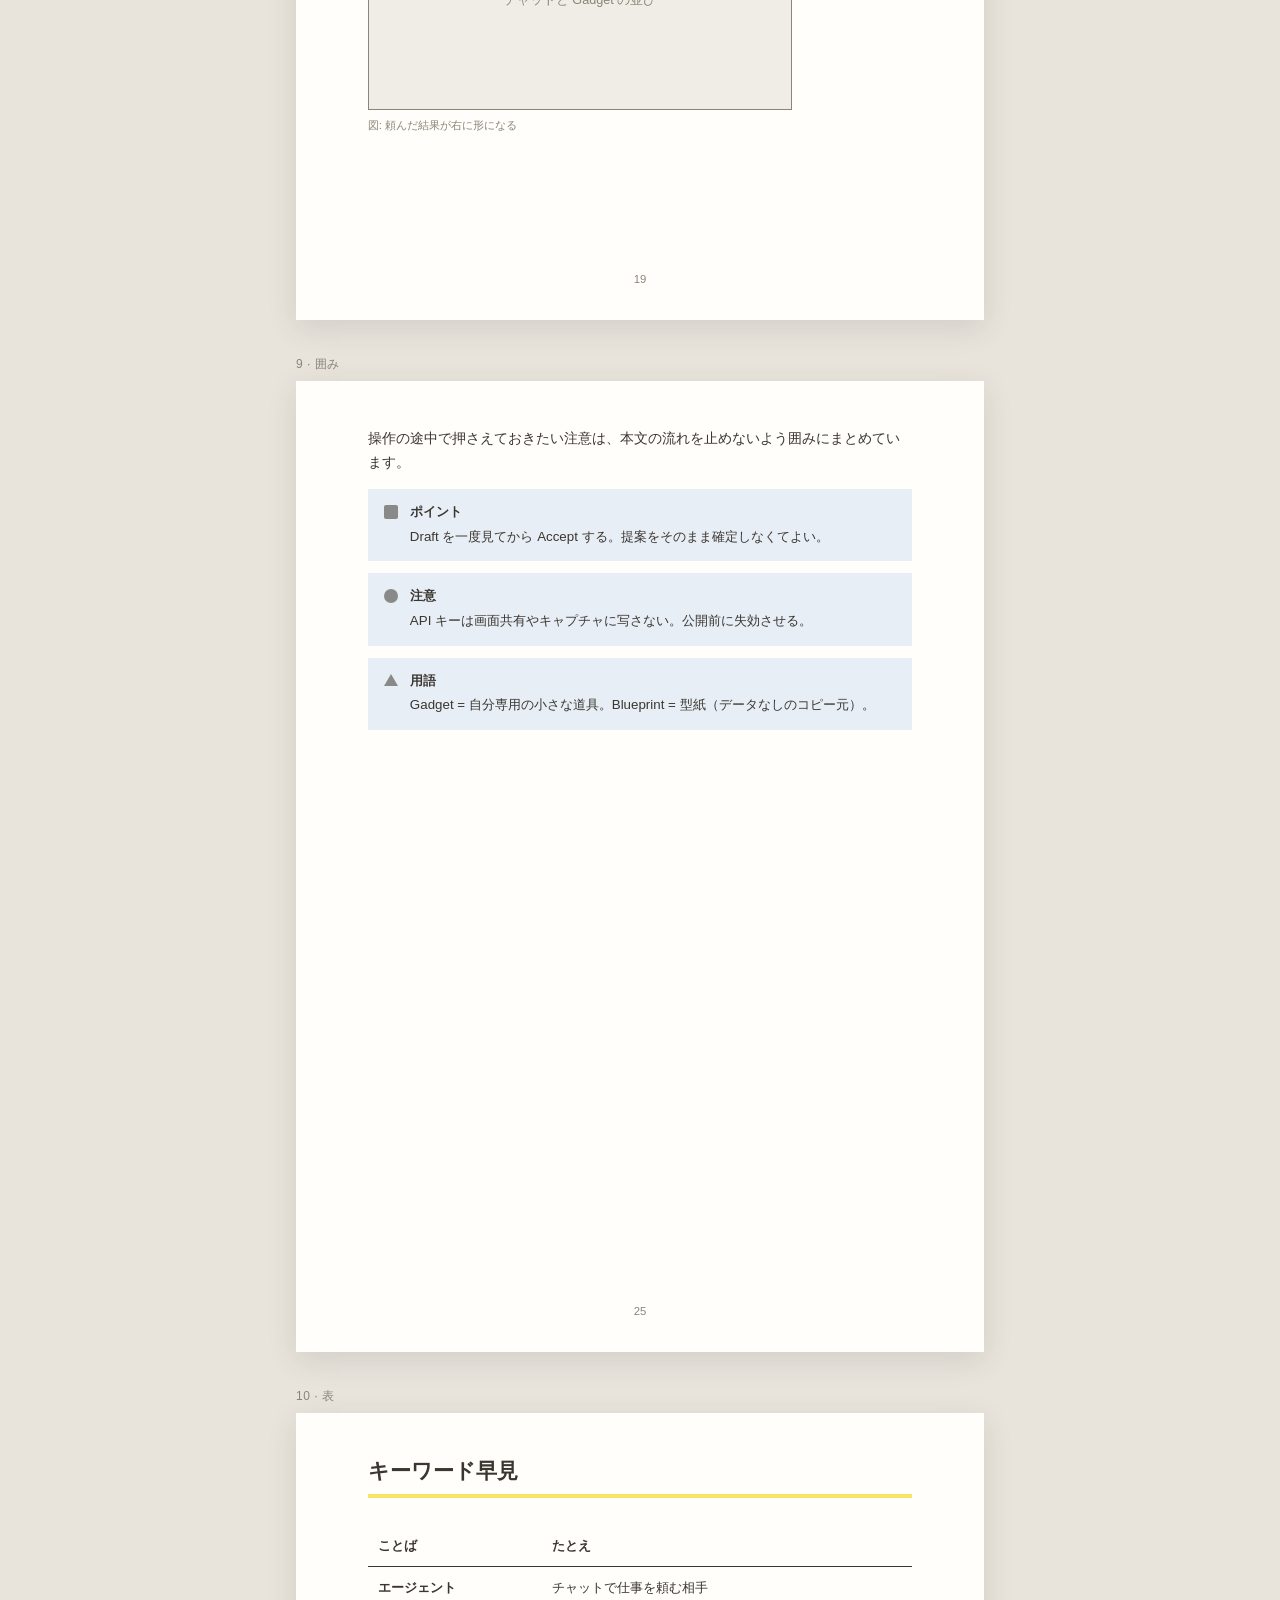
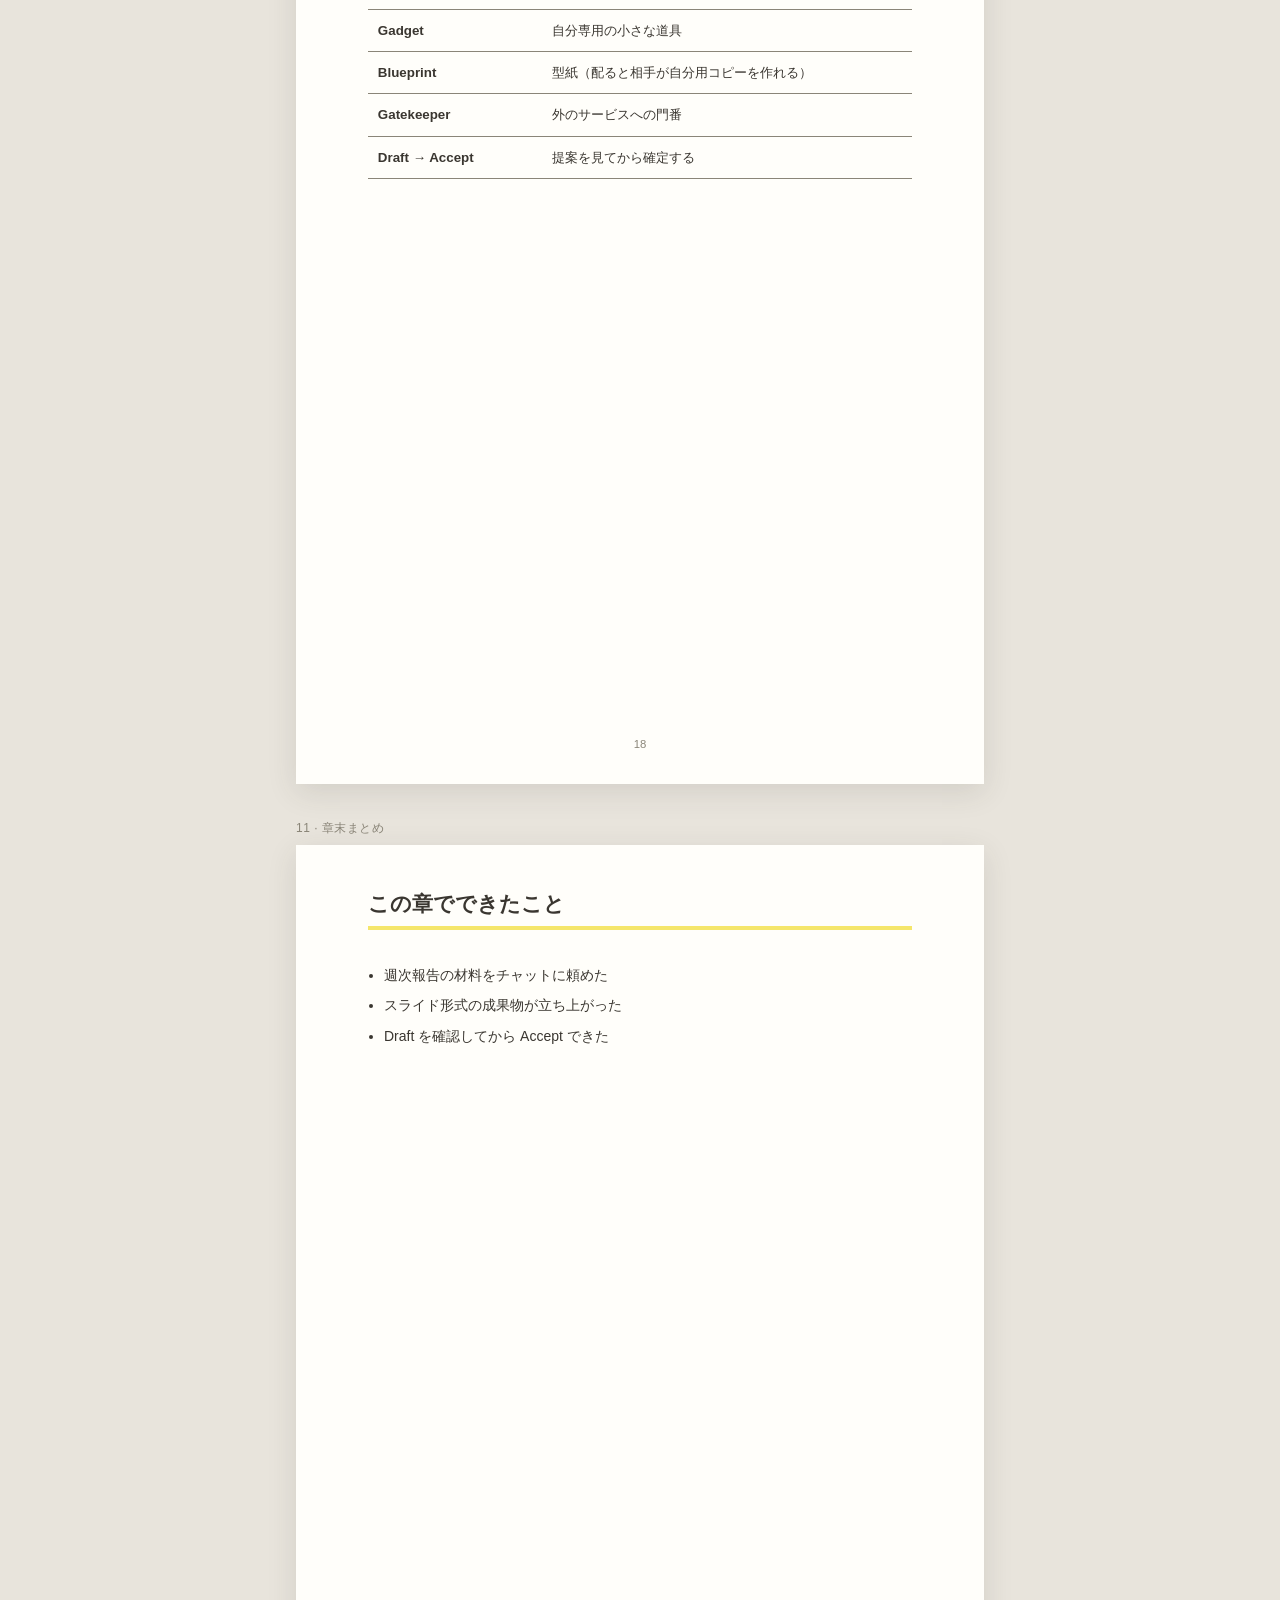
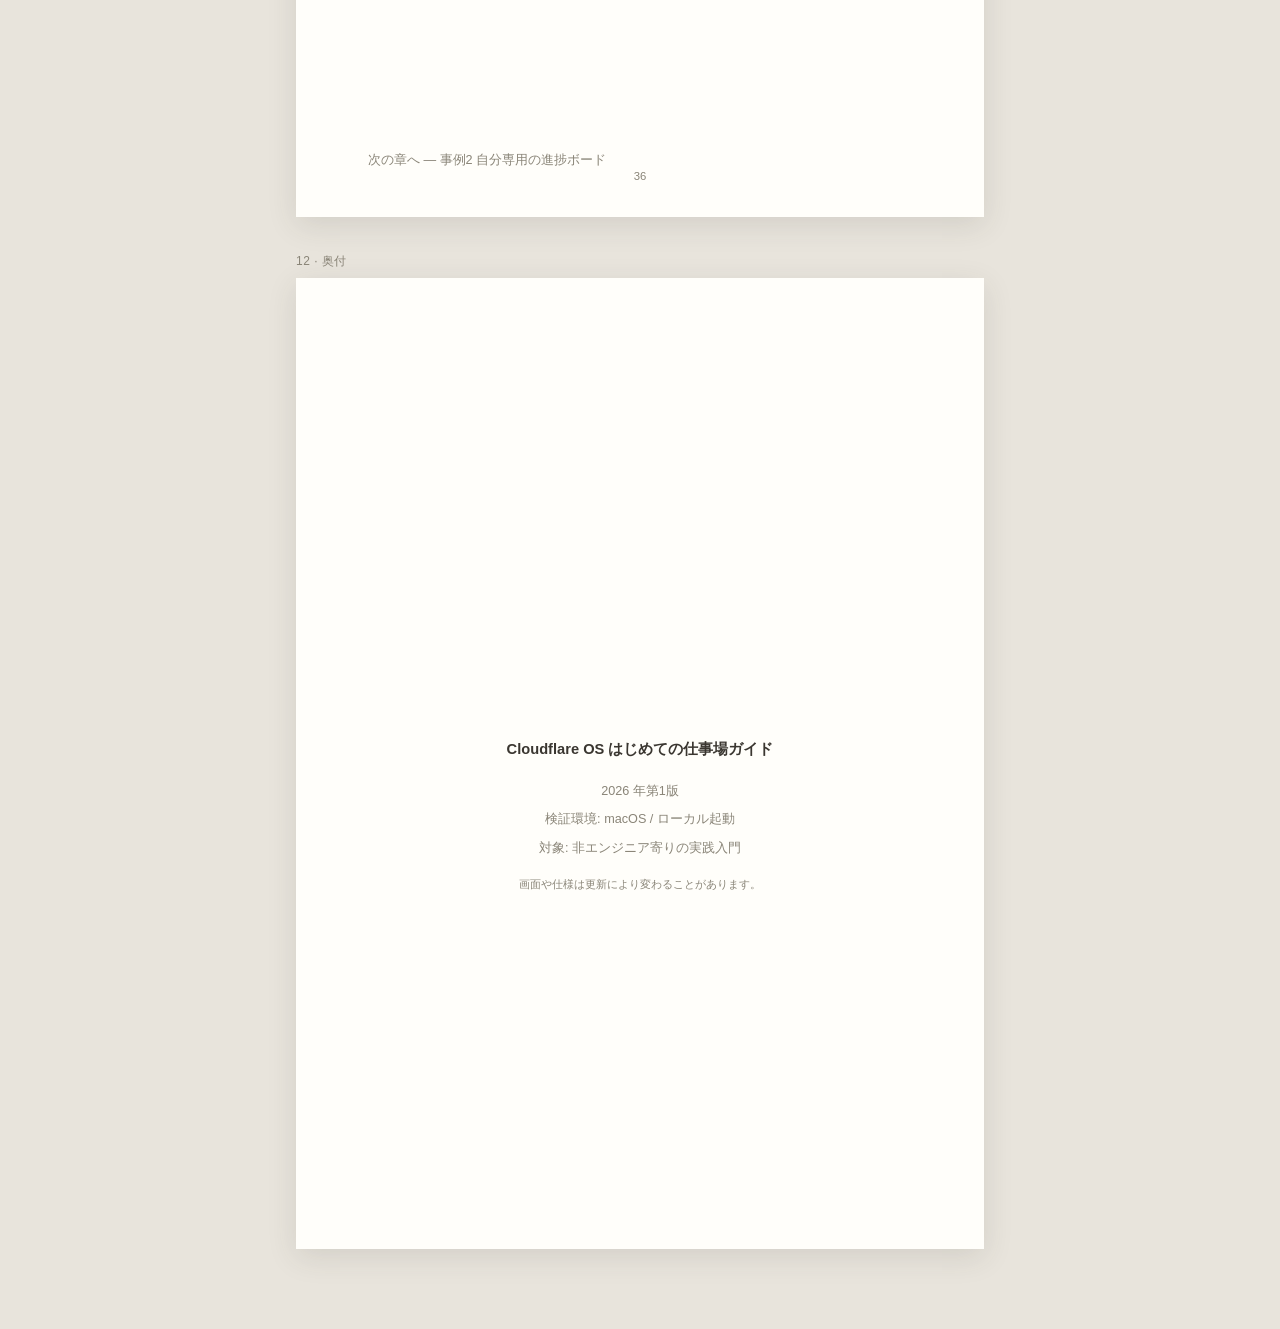
<file: with-text.html>
<!DOCTYPE html>
<html lang="ja">
<head>
  <meta charset="UTF-8" />
  <meta name="viewport" content="width=device-width, initial-scale=1" />
  <title>Cloudflare OS 書籍 — 文字入りレイアウト見本</title>
  <link rel="stylesheet" href="templates.css" />
  <link rel="stylesheet" href="with-text.css" />
</head>
<body class="with-text">
  <header class="toolbar no-print">
    <div>
      <strong>文字入りレイアウト見本</strong>
      <span class="muted">空枠と同じ13枚 · 章立ての文言を流し込み</span>
    </div>
    <nav class="toc-nav">
      <a href="index.html">空枠版へ</a>
      <a href="#cover">表紙</a>
      <a href="#toc">目次</a>
      <a href="#body">本文</a>
      <a href="#chapter">章扉</a>
      <a href="#preface">はじめに</a>
      <a href="#outro">おわりに</a>
      <a href="#steps">手順</a>
      <a href="#figure">図</a>
      <a href="#callout">囲み</a>
      <a href="#table">表</a>
      <a href="#summary">まとめ</a>
      <a href="#colophon">奥付</a>
    </nav>
    <button type="button" onclick="window.print()">印刷 / PDF</button>
  </header>

  <main class="stage">

    <!-- 1 表紙 -->
    <section class="sheet-wrap" id="cover">
      <p class="sheet-label no-print">1 · 表紙</p>
      <article class="page page-cover">
        <div class="cover-spacer-top"></div>
        <div class="cover-block">
          <h1 class="cover-title">Cloudflare OS</h1>
          <div class="mark-line mark-line-short"></div>
          <p class="cover-subtitle">はじめての仕事場ガイド</p>
          <p class="cover-tagline">頼むだけで、仕事の道具が手元に残る。</p>
        </div>
        <div class="cover-spacer-bottom"></div>
        <p class="cover-meta">2026</p>
      </article>
    </section>

    <!-- 2 目次 -->
    <section class="sheet-wrap" id="toc">
      <p class="sheet-label no-print">2 · 目次</p>
      <article class="page page-toc">
        <div class="page-heading">
          <h2 class="page-title">目次</h2>
          <div class="mark-line mark-line-heading"></div>
        </div>
        <ol class="toc-list-text">
          <li><span class="toc-label">はじめに</span><span class="toc-leader"></span><span class="toc-page">3</span></li>
          <li><span class="toc-num">1</span><span class="toc-label">概要 — Cloudflare OS とは何か</span><span class="toc-leader"></span><span class="toc-page">5</span></li>
          <li><span class="toc-num">2</span><span class="toc-label">インストール — 起動からログインまで</span><span class="toc-leader"></span><span class="toc-page">11</span></li>
          <li><span class="toc-num">3</span><span class="toc-label">機能の全体像 — 画面とキーワード</span><span class="toc-leader"></span><span class="toc-page">17</span></li>
          <li><span class="toc-num">4</span><span class="toc-label">基本操作 — 頼む・形にする・確定する・渡す</span><span class="toc-leader"></span><span class="toc-page">23</span></li>
          <li><span class="toc-num">5</span><span class="toc-label">事例1 — 週次報告をスライドで作る</span><span class="toc-leader"></span><span class="toc-page">31</span></li>
          <li><span class="toc-num">6</span><span class="toc-label">事例2 — 自分専用の進捗ボードを作る</span><span class="toc-leader"></span><span class="toc-page">37</span></li>
          <li><span class="toc-num">7</span><span class="toc-label">事例3 — スプレッドシートと安全につなぐ</span><span class="toc-leader"></span><span class="toc-page">43</span></li>
          <li><span class="toc-num">8</span><span class="toc-label">事例4 — チームに配り、型として再利用する</span><span class="toc-leader"></span><span class="toc-page">49</span></li>
          <li><span class="toc-label">おわりに</span><span class="toc-leader"></span><span class="toc-page">55</span></li>
        </ol>
        <div class="folio-num">ii</div>
      </article>
    </section>

    <!-- 3 本文 -->
    <section class="sheet-wrap" id="body">
      <p class="sheet-label no-print">3 · 本文</p>
      <article class="page page-body">
        <div class="running-head">
          <span class="running-text">第1章 概要</span>
        </div>
        <div class="section-head section-head-text">
          <span class="sec-num-text">1</span>
          <h3 class="sec-title">これは何か</h3>
          <div class="mark-tick"></div>
        </div>
        <div class="body-prose">
          <p>Cloudflare OS は、社内向けの AI 仕事場です。チャットに頼むと、答えだけでなく、スライドや小さな道具（Gadget）がその場に残ります。</p>
          <p>従来のチャット AI では、良い回答も会話の中に閉じてしまいがちです。翌日には別の窓を開き、同僚への共有はコピー＆ペーストになります。この本が扱うのは、その「残らない」問題をどう短くするかです。</p>
        </div>
        <div class="figure-block">
          <div class="figure-box figure-box-label">
            <span class="figure-placeholder">画面キャプチャ差し込み</span>
          </div>
          <p class="caption">図: エージェント / Gadget / Gatekeeper の3つ</p>
        </div>
        <div class="folio-num">6</div>
      </article>
    </section>

    <!-- 4 章扉 -->
    <section class="sheet-wrap" id="chapter">
      <p class="sheet-label no-print">4 · 章扉</p>
      <article class="page page-chapter">
        <div class="chapter-center chapter-center-text">
          <p class="chapter-num-text">1</p>
          <h2 class="chapter-title-text">概要</h2>
          <p class="chapter-sub-text">Cloudflare OS とは何か</p>
        </div>
      </article>
    </section>

    <!-- 5 はじめに -->
    <section class="sheet-wrap" id="preface">
      <p class="sheet-label no-print">5 · はじめに</p>
      <article class="page page-preface">
        <div class="page-heading">
          <h2 class="page-title">はじめに</h2>
          <div class="mark-line mark-line-heading"></div>
        </div>
        <div class="body-prose">
          <p>この本は、Cloudflare OS を手元で動かしながら、「頼む → 形になる → 見て確定 → 渡す」を一度通すためのガイドです。</p>
          <p>コードの深い解説はしません。画面を追い、同じ操作が再現できれば十分です。</p>
        </div>
        <ul class="text-list">
          <li>想定読者 — 非エンジニア寄り。ターミナルに抵抗がなければOK</li>
          <li>必要なもの — PC、Node.js、pnpm、AI プロバイダの API キー</li>
          <li>読み方 — 急ぎなら第2章→第4章→事例1から</li>
        </ul>
        <div class="folio-num">3</div>
      </article>
    </section>

    <!-- 6 おわりに -->
    <section class="sheet-wrap" id="outro">
      <p class="sheet-label no-print">6 · おわりに</p>
      <article class="page page-outro">
        <div class="page-heading">
          <h2 class="page-title">おわりに</h2>
          <div class="mark-line mark-line-heading"></div>
        </div>
        <div class="body-prose">
          <p>ここまでで、手元の Cloudflare OS に「残る道具」を一度作れているはずです。</p>
        </div>
        <ul class="text-list">
          <li>次の一歩 — 週次スライドを自分の型にする</li>
          <li>次の一歩 — チーム用 Blueprint を1本配る</li>
          <li>次の一歩 — 接続は Gatekeeper 経由だけにそろえる</li>
        </ul>
        <div class="outro-space"></div>
        <div class="folio-num">55</div>
      </article>
    </section>

    <!-- 7 手順 -->
    <section class="sheet-wrap" id="steps">
      <p class="sheet-label no-print">7 · 手順</p>
      <article class="page page-steps">
        <div class="section-head section-head-text">
          <span class="sec-num-text">2</span>
          <h3 class="sec-title">起動する</h3>
          <div class="mark-tick"></div>
        </div>
        <ol class="steps-list-text">
          <li class="step-item">
            <div class="step-row">
              <span class="step-num">1.</span>
              <div class="step-copy">
                <p class="step-title">ターミナルでプロジェクトを開く</p>
                <p class="step-note">クローンしたフォルダに移動します。</p>
              </div>
            </div>
            <div class="figure-block step-figure">
              <div class="figure-box figure-box-label figure-box-step">
                <span class="figure-placeholder">ターミナルでフォルダを開いた画面</span>
              </div>
              <p class="caption">図: プロジェクトの場所</p>
            </div>
          </li>
          <li class="step-item">
            <div class="step-row">
              <span class="step-num">2.</span>
              <div class="step-copy">
                <p class="step-title">起動コマンドを実行する</p>
                <p class="step-note"><code>pnpm run-local</code> をそのまま貼って実行。</p>
              </div>
            </div>
            <div class="figure-block step-figure">
              <div class="figure-box figure-box-label figure-box-step">
                <span class="figure-placeholder">起動コマンドの実行結果</span>
              </div>
              <p class="caption">図: 起動中のターミナル</p>
            </div>
          </li>
          <li class="step-item">
            <div class="step-row">
              <span class="step-num">3.</span>
              <div class="step-copy">
                <p class="step-title">ブラウザで開き、アカウントを作る</p>
                <p class="step-note"><code>http://localhost:8787/</code> にアクセス。初回は待ちが長いことがあります。</p>
              </div>
            </div>
            <div class="figure-block step-figure">
              <div class="figure-box figure-box-label figure-box-step">
                <span class="figure-placeholder">初回ログイン画面</span>
              </div>
              <p class="caption">図: ログイン</p>
            </div>
          </li>
        </ol>
        <div class="folio-num">12</div>
      </article>
    </section>

    <!-- 8 図＋キャプション -->
    <section class="sheet-wrap" id="figure">
      <p class="sheet-label no-print">8 · 図＋キャプション</p>
      <article class="page page-figure">
        <div class="figure-stack">
          <div class="figure-block">
            <div class="figure-box figure-box-label figure-box-wide">
              <span class="figure-placeholder">ワークスペース一覧の画面</span>
            </div>
            <p class="caption">図: ホーム — ワークスペースが一覧される</p>
          </div>
          <div class="figure-block">
            <div class="figure-box figure-box-label figure-box-mid">
              <span class="figure-placeholder">チャットと Gadget の並び</span>
            </div>
            <p class="caption">図: 頼んだ結果が右に形になる</p>
          </div>
        </div>
        <div class="folio-num">19</div>
      </article>
    </section>

    <!-- 9 囲み -->
    <section class="sheet-wrap" id="callout">
      <p class="sheet-label no-print">9 · 囲み</p>
      <article class="page page-callout">
        <div class="body-prose">
          <p>操作の途中で押さえておきたい注意は、本文の流れを止めないよう囲みにまとめています。</p>
        </div>
        <div class="callout callout-text">
          <div class="callout-icon callout-icon-a" aria-hidden="true"></div>
          <div class="callout-body">
            <p class="callout-kicker">ポイント</p>
            <p>Draft を一度見てから Accept する。提案をそのまま確定しなくてよい。</p>
          </div>
        </div>
        <div class="callout callout-text">
          <div class="callout-icon callout-icon-b" aria-hidden="true"></div>
          <div class="callout-body">
            <p class="callout-kicker">注意</p>
            <p>API キーは画面共有やキャプチャに写さない。公開前に失効させる。</p>
          </div>
        </div>
        <div class="callout callout-text">
          <div class="callout-icon callout-icon-c" aria-hidden="true"></div>
          <div class="callout-body">
            <p class="callout-kicker">用語</p>
            <p>Gadget = 自分専用の小さな道具。Blueprint = 型紙（データなしのコピー元）。</p>
          </div>
        </div>
        <div class="folio-num">25</div>
      </article>
    </section>

    <!-- 10 表 -->
    <section class="sheet-wrap" id="table">
      <p class="sheet-label no-print">10 · 表</p>
      <article class="page page-table">
        <div class="page-heading">
          <h2 class="page-title">キーワード早見</h2>
          <div class="mark-line mark-line-heading"></div>
        </div>
        <table class="text-table">
          <thead>
            <tr>
              <th>ことば</th>
              <th>たとえ</th>
            </tr>
          </thead>
          <tbody>
            <tr>
              <td>エージェント</td>
              <td>チャットで仕事を頼む相手</td>
            </tr>
            <tr>
              <td>Gadget</td>
              <td>自分専用の小さな道具</td>
            </tr>
            <tr>
              <td>Blueprint</td>
              <td>型紙（配ると相手が自分用コピーを作れる）</td>
            </tr>
            <tr>
              <td>Gatekeeper</td>
              <td>外のサービスへの門番</td>
            </tr>
            <tr>
              <td>Draft → Accept</td>
              <td>提案を見てから確定する</td>
            </tr>
          </tbody>
        </table>
        <div class="folio-num">18</div>
      </article>
    </section>

    <!-- 11 章末まとめ -->
    <section class="sheet-wrap" id="summary">
      <p class="sheet-label no-print">11 · 章末まとめ</p>
      <article class="page page-summary">
        <div class="page-heading">
          <h2 class="page-title">この章でできたこと</h2>
          <div class="mark-line mark-line-heading"></div>
        </div>
        <ul class="text-list">
          <li>週次報告の材料をチャットに頼めた</li>
          <li>スライド形式の成果物が立ち上がった</li>
          <li>Draft を確認してから Accept できた</li>
        </ul>
        <div class="summary-space"></div>
        <p class="next-hint">次の章へ — 事例2 自分専用の進捗ボード</p>
        <div class="folio-num">36</div>
      </article>
    </section>

    <!-- 12 奥付 -->
    <section class="sheet-wrap" id="colophon">
      <p class="sheet-label no-print">12 · 奥付</p>
      <article class="page page-colophon">
        <div class="colophon-stack colophon-stack-text">
          <p class="colophon-title">Cloudflare OS はじめての仕事場ガイド</p>
          <p>2026 年第1版</p>
          <p>検証環境: macOS / ローカル起動</p>
          <p>対象: 非エンジニア寄りの実践入門</p>
          <p class="colophon-note">画面や仕様は更新により変わることがあります。</p>
        </div>
      </article>
    </section>

  </main>
</body>
</html>
</file>
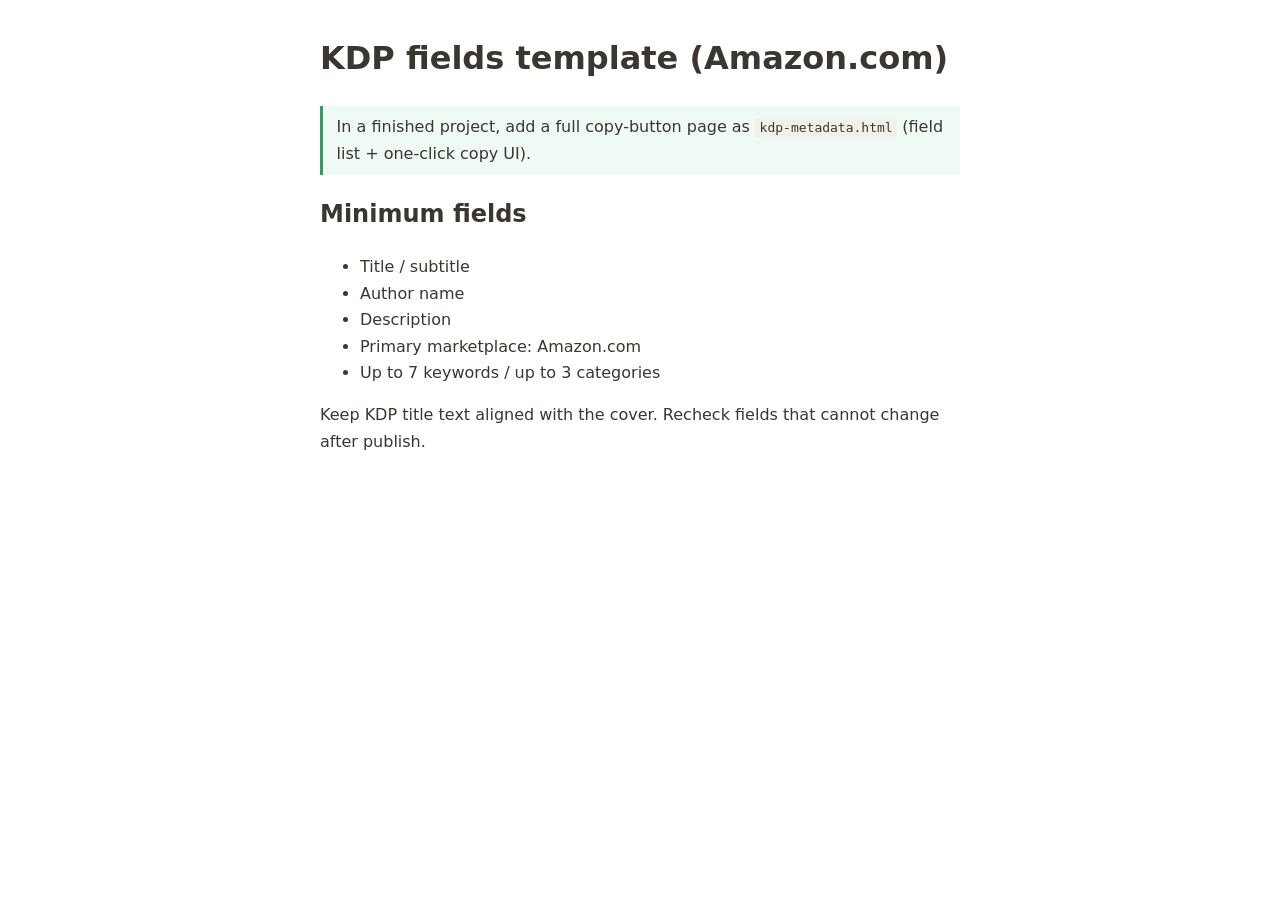
<file: docs/EN/kdp-metadata.example.html>
<!DOCTYPE html>
<html lang="en">
<head>
  <meta charset="UTF-8" />
  <meta name="viewport" content="width=device-width, initial-scale=1" />
  <title>KDP fields template (EN)</title>
  <style>
    body { font-family: system-ui, sans-serif; max-width: 40rem; margin: 2rem auto; padding: 0 1rem; line-height: 1.65; color: #3a3630; }
    code { background: #f3f0e8; padding: 0.1em 0.35em; border-radius: 3px; }
    .note { border-left: 3px solid #2f9e5f; padding: 0.5rem 0.85rem; background: #f0faf4; margin: 1rem 0; }
  </style>
</head>
<body>
  <h1>KDP fields template (Amazon.com)</h1>
  <p class="note">In a finished project, add a full copy-button page as <code>kdp-metadata.html</code> (field list + one-click copy UI).</p>
  <h2>Minimum fields</h2>
  <ul>
    <li>Title / subtitle</li>
    <li>Author name</li>
    <li>Description</li>
    <li>Primary marketplace: Amazon.com</li>
    <li>Up to 7 keywords / up to 3 categories</li>
  </ul>
  <p>Keep KDP title text aligned with the cover. Recheck fields that cannot change after publish.</p>
</body>
</html>
</file>
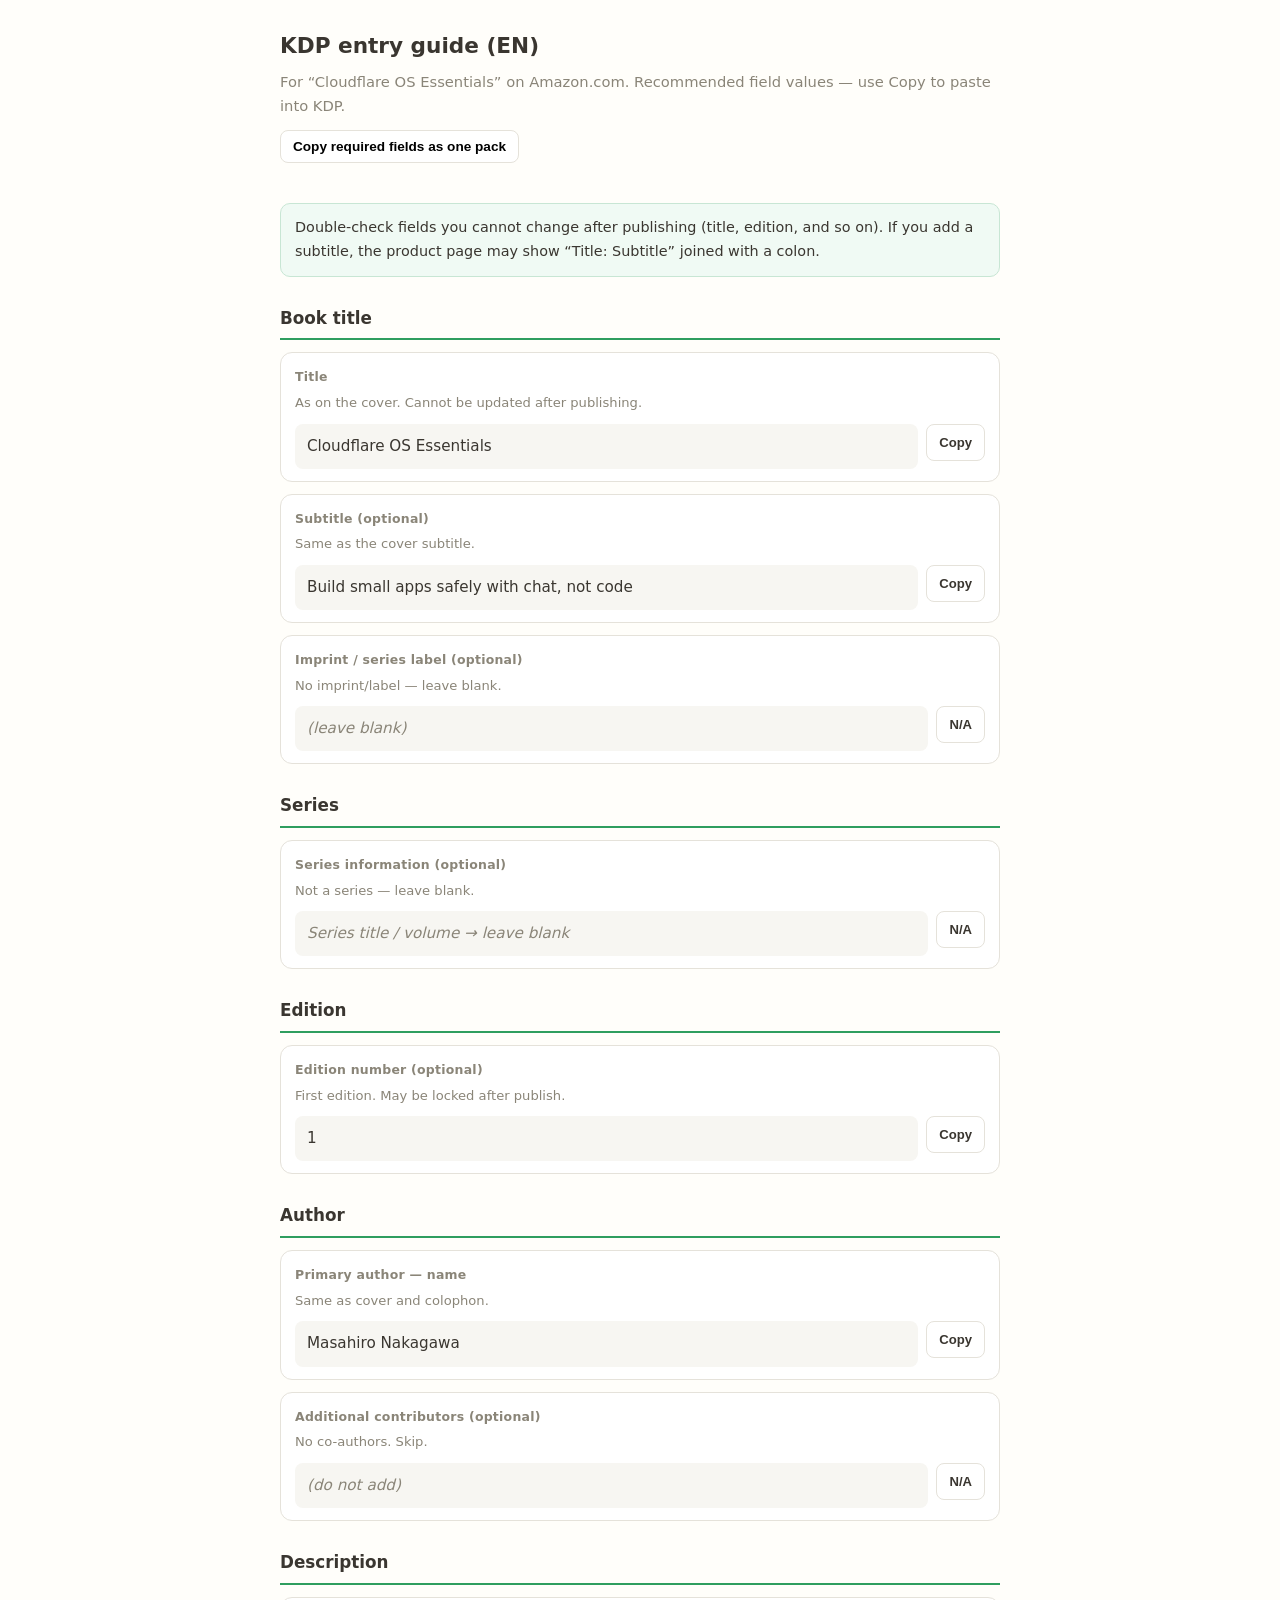
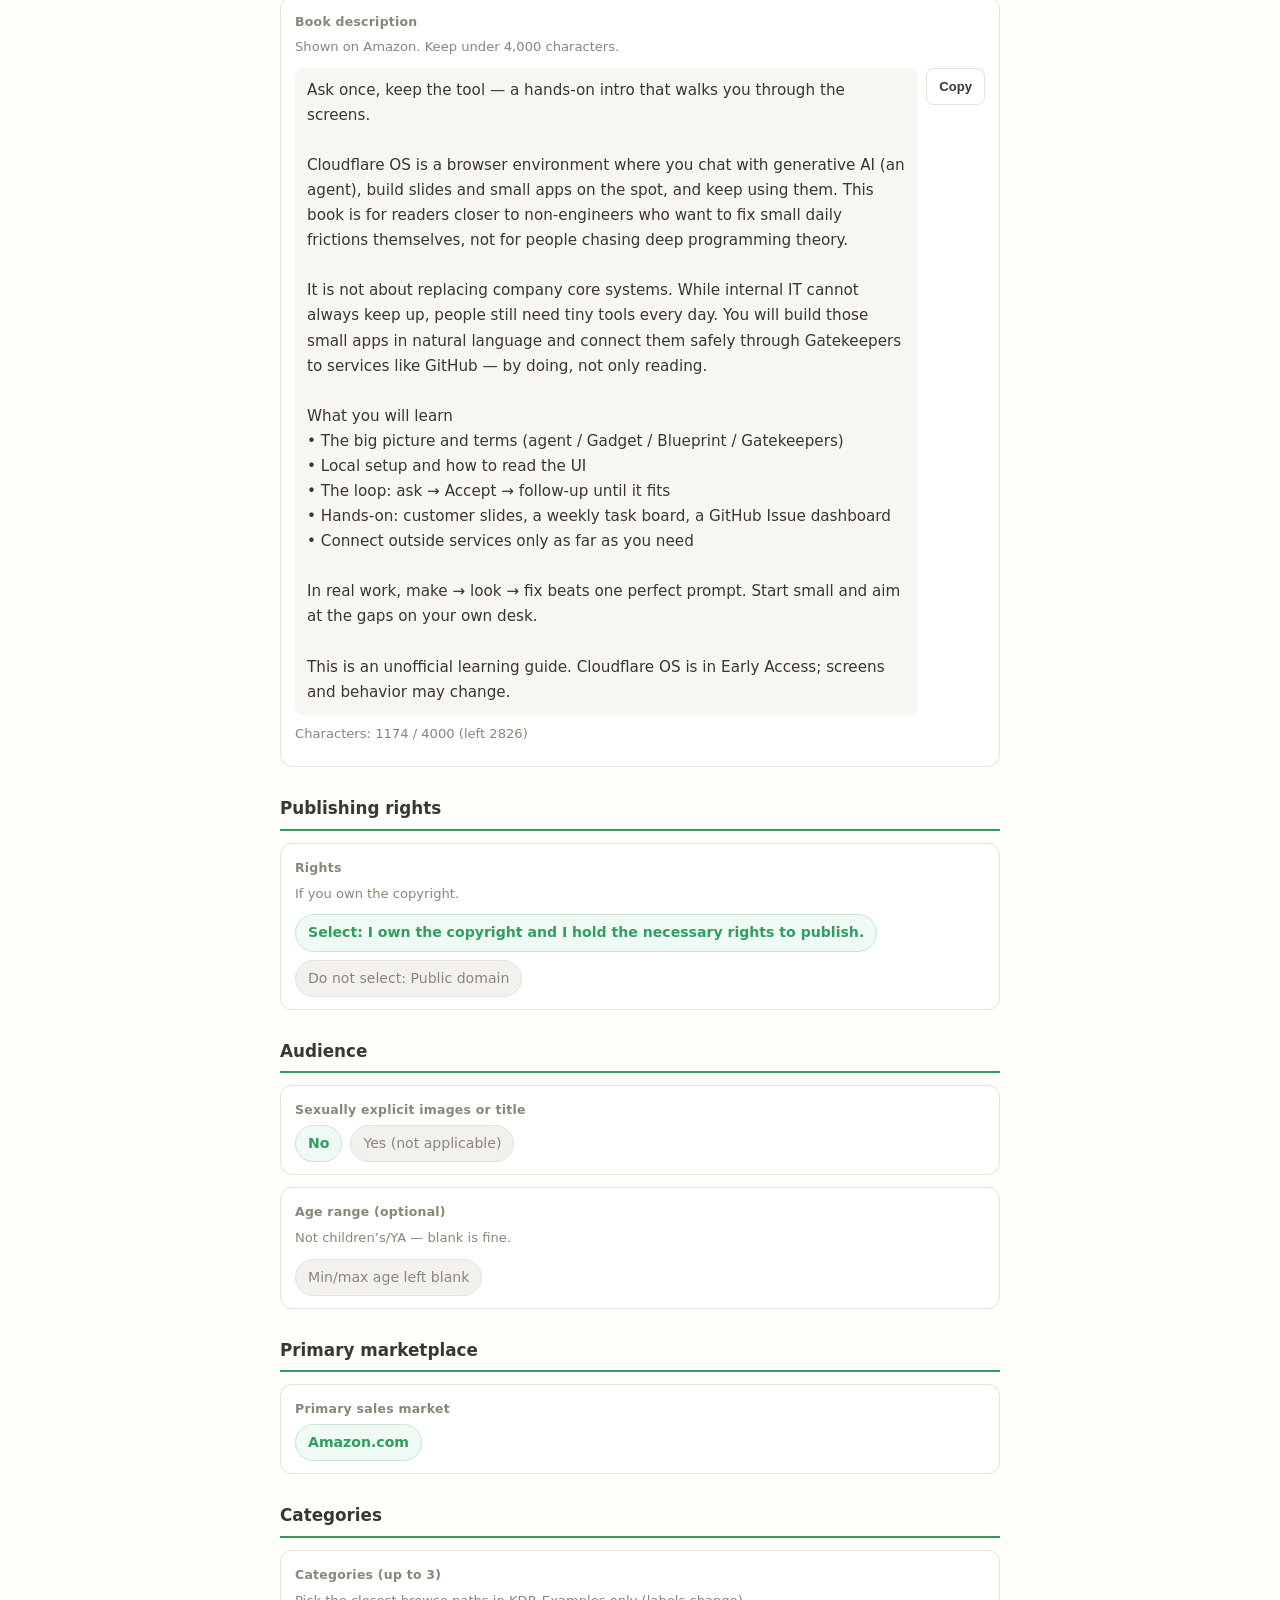
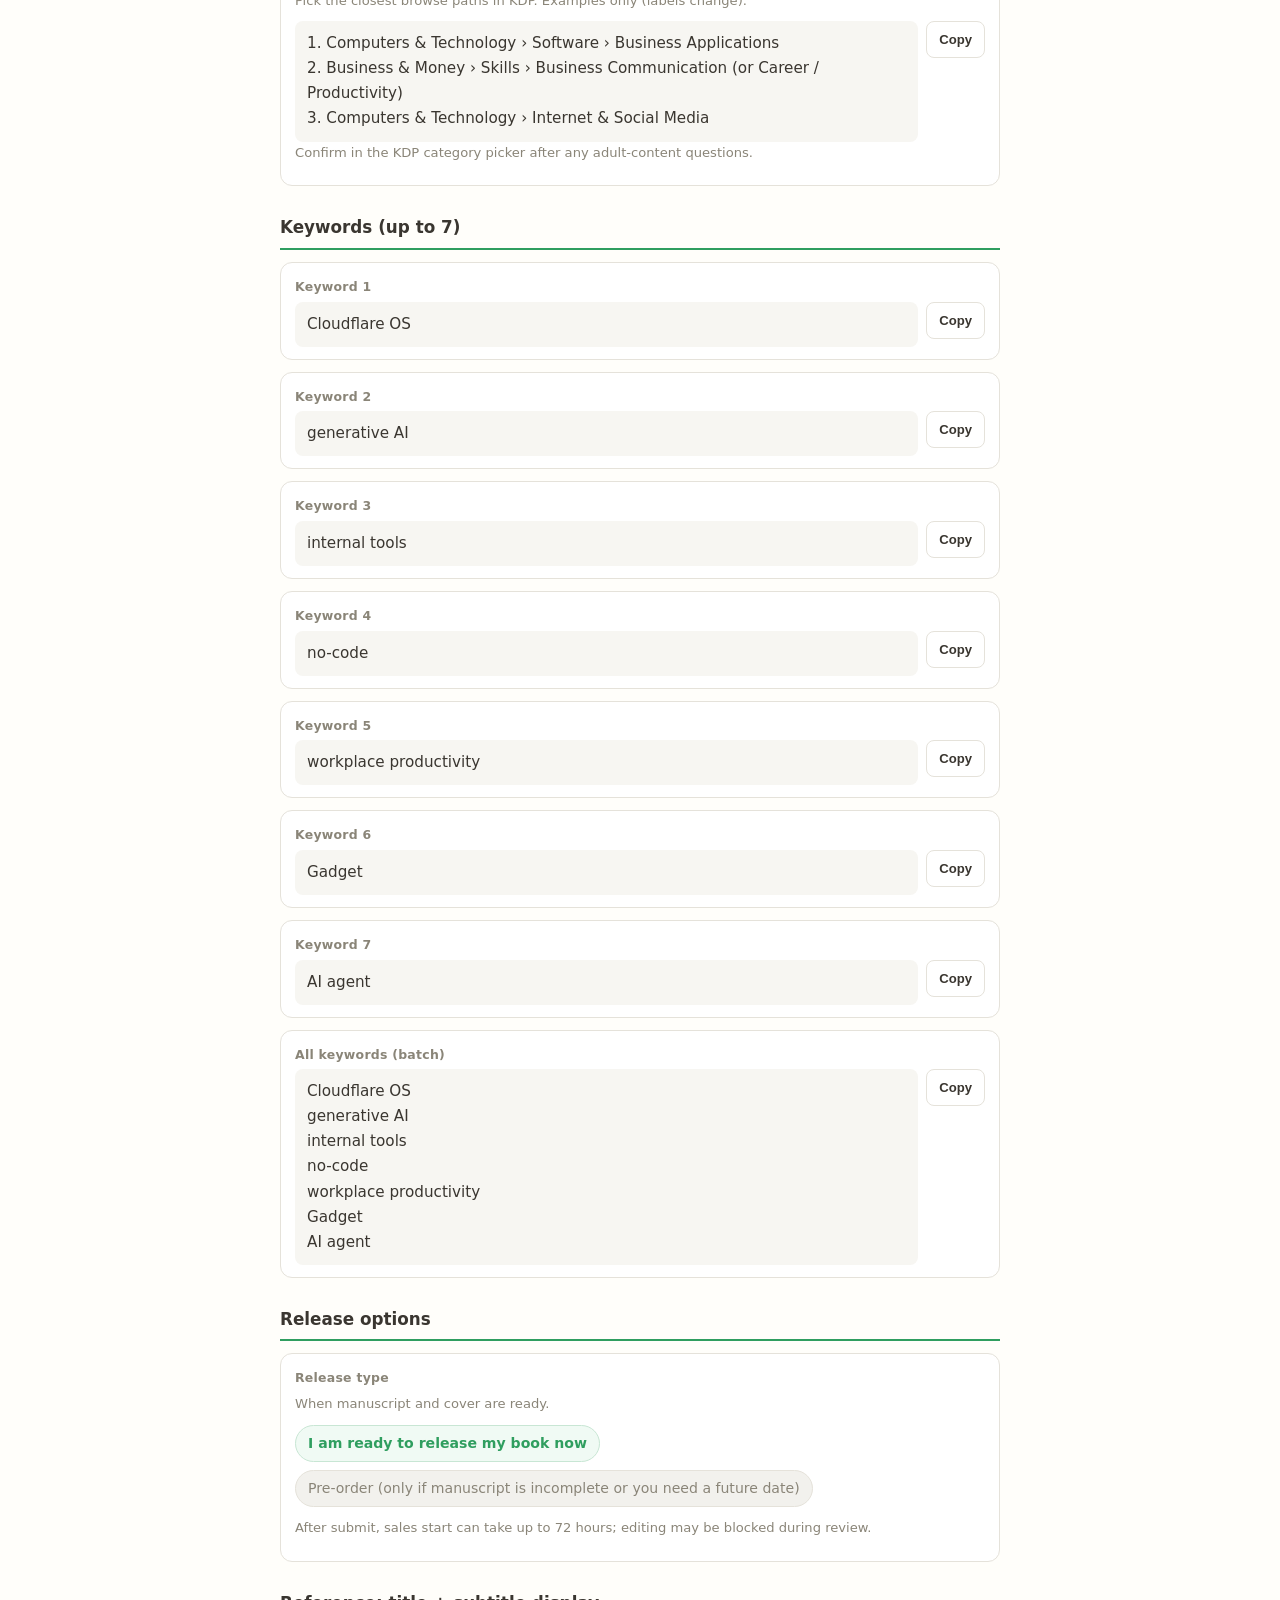
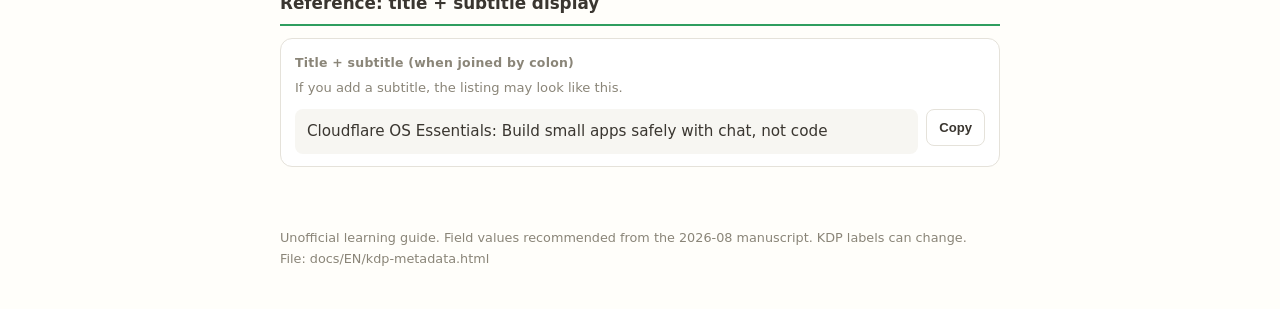
<file: docs/EN/kdp-metadata.html>
<!DOCTYPE html>
<html lang="en">
<head>
  <meta charset="UTF-8" />
  <meta name="viewport" content="width=device-width, initial-scale=1" />
  <title>KDP entry guide — Cloudflare OS Essentials</title>
  <style>
    :root {
      --ink: #3a3630;
      --mute: #8a8578;
      --line: #e5e2da;
      --bg: #fffefa;
      --card: #fff;
      --green: #2f9e5f;
      --green-soft: #f0faf4;
      --btn: #3a3630;
    }
    * { box-sizing: border-box; }
    body {
      margin: 0;
      font-family: system-ui, -apple-system, "Segoe UI", Roboto, "Helvetica Neue", sans-serif;
      font-size: 15px;
      line-height: 1.65;
      color: var(--ink);
      background: var(--bg);
    }
    header {
      max-width: 760px;
      margin: 0 auto;
      padding: 28px 20px 8px;
    }
    header h1 {
      margin: 0 0 6px;
      font-size: 1.35rem;
    }
    header p {
      margin: 0;
      color: var(--mute);
      font-size: 0.92rem;
    }
    main {
      max-width: 760px;
      margin: 0 auto;
      padding: 12px 20px 48px;
    }
    h2 {
      margin: 28px 0 12px;
      font-size: 1.05rem;
      border-bottom: 2px solid var(--green);
      padding-bottom: 6px;
    }
    .note {
      background: var(--green-soft);
      border: 1px solid #c8e6d4;
      border-radius: 10px;
      padding: 12px 14px;
      margin: 12px 0 20px;
      font-size: 0.9rem;
    }
    .field {
      background: var(--card);
      border: 1px solid var(--line);
      border-radius: 12px;
      padding: 14px 14px 12px;
      margin: 0 0 12px;
    }
    .field-label {
      font-size: 0.78rem;
      font-weight: 700;
      color: var(--mute);
      letter-spacing: 0.02em;
      margin: 0 0 4px;
    }
    .field-help {
      font-size: 0.82rem;
      color: var(--mute);
      margin: 0 0 10px;
    }
    .field-row {
      display: flex;
      gap: 8px;
      align-items: flex-start;
    }
    .field-value {
      flex: 1;
      min-width: 0;
      margin: 0;
      padding: 10px 12px;
      background: #f7f6f2;
      border-radius: 8px;
      font-size: 0.95rem;
      white-space: pre-wrap;
      word-break: break-word;
      font-family: system-ui, -apple-system, "Segoe UI", sans-serif;
    }
    .field-value.empty {
      color: var(--mute);
      font-style: italic;
    }
    button.copy {
      flex: 0 0 auto;
      border: 1px solid var(--line);
      background: #fff;
      color: var(--btn);
      border-radius: 8px;
      padding: 10px 12px;
      font-size: 0.82rem;
      font-weight: 600;
      cursor: pointer;
      white-space: nowrap;
    }
    button.copy:hover { border-color: var(--green); color: var(--green); }
    button.copy.ok {
      background: var(--green);
      border-color: var(--green);
      color: #fff;
    }
    .choice {
      display: flex;
      flex-wrap: wrap;
      gap: 8px;
      margin-top: 4px;
    }
    .pill {
      display: inline-block;
      padding: 6px 12px;
      border-radius: 999px;
      background: var(--green-soft);
      color: var(--green);
      font-size: 0.88rem;
      font-weight: 700;
      border: 1px solid #c8e6d4;
    }
    .pill.muted {
      background: #f2f1ed;
      color: var(--mute);
      border-color: var(--line);
      font-weight: 500;
    }
    footer {
      max-width: 760px;
      margin: 0 auto;
      padding: 0 20px 40px;
      color: var(--mute);
      font-size: 0.8rem;
    }
    .toolbar {
      display: flex;
      gap: 8px;
      flex-wrap: wrap;
      margin: 12px 0 8px;
    }
    .toolbar button {
      border: 1px solid var(--line);
      background: #fff;
      border-radius: 8px;
      padding: 8px 12px;
      font-size: 0.85rem;
      font-weight: 600;
      cursor: pointer;
    }
    .toolbar button:hover { border-color: var(--green); color: var(--green); }
  </style>
</head>
<body>
  <header>
    <h1>KDP entry guide (EN)</h1>
    <p>For “Cloudflare OS Essentials” on Amazon.com. Recommended field values — use Copy to paste into KDP.</p>
    <div class="toolbar">
      <button type="button" id="btn-copy-all">Copy required fields as one pack</button>
    </div>
  </header>

  <main>
    <div class="note">
      Double-check fields you cannot change after publishing (title, edition, and so on). If you add a subtitle, the product page may show “Title: Subtitle” joined with a colon.
    </div>

    <h2>Book title</h2>

    <div class="field" data-copy="Cloudflare OS Essentials">
      <p class="field-label">Title</p>
      <p class="field-help">As on the cover. Cannot be updated after publishing.</p>
      <div class="field-row">
        <pre class="field-value">Cloudflare OS Essentials</pre>
        <button type="button" class="copy">Copy</button>
      </div>
    </div>

    <div class="field" data-copy="Build small apps safely with chat, not code">
      <p class="field-label">Subtitle (optional)</p>
      <p class="field-help">Same as the cover subtitle.</p>
      <div class="field-row">
        <pre class="field-value">Build small apps safely with chat, not code</pre>
        <button type="button" class="copy">Copy</button>
      </div>
    </div>

    <div class="field" data-copy="">
      <p class="field-label">Imprint / series label (optional)</p>
      <p class="field-help">No imprint/label — leave blank.</p>
      <div class="field-row">
        <pre class="field-value empty">(leave blank)</pre>
        <button type="button" class="copy" disabled>N/A</button>
      </div>
    </div>

    <h2>Series</h2>

    <div class="field" data-copy="">
      <p class="field-label">Series information (optional)</p>
      <p class="field-help">Not a series — leave blank.</p>
      <div class="field-row">
        <pre class="field-value empty">Series title / volume → leave blank</pre>
        <button type="button" class="copy" disabled>N/A</button>
      </div>
    </div>

    <h2>Edition</h2>

    <div class="field" data-copy="1">
      <p class="field-label">Edition number (optional)</p>
      <p class="field-help">First edition. May be locked after publish.</p>
      <div class="field-row">
        <pre class="field-value">1</pre>
        <button type="button" class="copy">Copy</button>
      </div>
    </div>

    <h2>Author</h2>

    <div class="field" data-copy="Masahiro Nakagawa">
      <p class="field-label">Primary author — name</p>
      <p class="field-help">Same as cover and colophon.</p>
      <div class="field-row">
        <pre class="field-value">Masahiro Nakagawa</pre>
        <button type="button" class="copy">Copy</button>
      </div>
    </div>

    <div class="field" data-copy="">
      <p class="field-label">Additional contributors (optional)</p>
      <p class="field-help">No co-authors. Skip.</p>
      <div class="field-row">
        <pre class="field-value empty">(do not add)</pre>
        <button type="button" class="copy" disabled>N/A</button>
      </div>
    </div>

    <h2>Description</h2>

    <div class="field" data-copy-long id="blurb-field">
      <p class="field-label">Book description</p>
      <p class="field-help">Shown on Amazon. Keep under 4,000 characters.</p>
      <div class="field-row">
        <pre class="field-value" id="blurb-text">Ask once, keep the tool — a hands-on intro that walks you through the screens.

Cloudflare OS is a browser environment where you chat with generative AI (an agent), build slides and small apps on the spot, and keep using them. This book is for readers closer to non-engineers who want to fix small daily frictions themselves, not for people chasing deep programming theory.

It is not about replacing company core systems. While internal IT cannot always keep up, people still need tiny tools every day. You will build those small apps in natural language and connect them safely through Gatekeepers to services like GitHub — by doing, not only reading.

What you will learn
• The big picture and terms (agent / Gadget / Blueprint / Gatekeepers)
• Local setup and how to read the UI
• The loop: ask → Accept → follow-up until it fits
• Hands-on: customer slides, a weekly task board, a GitHub Issue dashboard
• Connect outside services only as far as you need

In real work, make → look → fix beats one perfect prompt. Start small and aim at the gaps on your own desk.

This is an unofficial learning guide. Cloudflare OS is in Early Access; screens and behavior may change.</pre>
        <button type="button" class="copy" data-target="blurb-text">Copy</button>
      </div>
      <p class="field-help" id="blurb-count" style="margin-top:8px;"></p>
    </div>

    <h2>Publishing rights</h2>
    <div class="field">
      <p class="field-label">Rights</p>
      <p class="field-help">If you own the copyright.</p>
      <div class="choice">
        <span class="pill">Select: I own the copyright and I hold the necessary rights to publish.</span>
        <span class="pill muted">Do not select: Public domain</span>
      </div>
    </div>

    <h2>Audience</h2>
    <div class="field">
      <p class="field-label">Sexually explicit images or title</p>
      <div class="choice">
        <span class="pill">No</span>
        <span class="pill muted">Yes (not applicable)</span>
      </div>
    </div>
    <div class="field">
      <p class="field-label">Age range (optional)</p>
      <p class="field-help">Not children’s/YA — blank is fine.</p>
      <div class="choice">
        <span class="pill muted">Min/max age left blank</span>
      </div>
    </div>

    <h2>Primary marketplace</h2>
    <div class="field">
      <p class="field-label">Primary sales market</p>
      <div class="choice">
        <span class="pill">Amazon.com</span>
      </div>
    </div>

    <h2>Categories</h2>
    <div class="field" data-copy="1. Computers &amp; Technology › Software › Business Applications
2. Business &amp; Money › Skills › Business Communication (or Career / Productivity)
3. Computers &amp; Technology › Internet &amp; Social Media">
      <p class="field-label">Categories (up to 3)</p>
      <p class="field-help">Pick the closest browse paths in KDP. Examples only (labels change).</p>
      <div class="field-row">
        <pre class="field-value">1. Computers &amp; Technology › Software › Business Applications
2. Business &amp; Money › Skills › Business Communication (or Career / Productivity)
3. Computers &amp; Technology › Internet &amp; Social Media</pre>
        <button type="button" class="copy">Copy</button>
      </div>
      <p class="field-help">Confirm in the KDP category picker after any adult-content questions.</p>
    </div>

    <h2>Keywords (up to 7)</h2>
    <div class="field" data-copy="Cloudflare OS">
      <p class="field-label">Keyword 1</p>
      <div class="field-row"><pre class="field-value">Cloudflare OS</pre><button type="button" class="copy">Copy</button></div>
    </div>
    <div class="field" data-copy="generative AI">
      <p class="field-label">Keyword 2</p>
      <div class="field-row"><pre class="field-value">generative AI</pre><button type="button" class="copy">Copy</button></div>
    </div>
    <div class="field" data-copy="internal tools">
      <p class="field-label">Keyword 3</p>
      <div class="field-row"><pre class="field-value">internal tools</pre><button type="button" class="copy">Copy</button></div>
    </div>
    <div class="field" data-copy="no-code">
      <p class="field-label">Keyword 4</p>
      <div class="field-row"><pre class="field-value">no-code</pre><button type="button" class="copy">Copy</button></div>
    </div>
    <div class="field" data-copy="workplace productivity">
      <p class="field-label">Keyword 5</p>
      <div class="field-row"><pre class="field-value">workplace productivity</pre><button type="button" class="copy">Copy</button></div>
    </div>
    <div class="field" data-copy="Gadget">
      <p class="field-label">Keyword 6</p>
      <div class="field-row"><pre class="field-value">Gadget</pre><button type="button" class="copy">Copy</button></div>
    </div>
    <div class="field" data-copy="AI agent">
      <p class="field-label">Keyword 7</p>
      <div class="field-row"><pre class="field-value">AI agent</pre><button type="button" class="copy">Copy</button></div>
    </div>
    <div class="field" data-copy="Cloudflare OS
generative AI
internal tools
no-code
workplace productivity
Gadget
AI agent">
      <p class="field-label">All keywords (batch)</p>
      <div class="field-row">
        <pre class="field-value">Cloudflare OS
generative AI
internal tools
no-code
workplace productivity
Gadget
AI agent</pre>
        <button type="button" class="copy">Copy</button>
      </div>
    </div>

    <h2>Release options</h2>
    <div class="field">
      <p class="field-label">Release type</p>
      <p class="field-help">When manuscript and cover are ready.</p>
      <div class="choice">
        <span class="pill">I am ready to release my book now</span>
        <span class="pill muted">Pre-order (only if manuscript is incomplete or you need a future date)</span>
      </div>
      <p class="field-help" style="margin-top:10px;">After submit, sales start can take up to 72 hours; editing may be blocked during review.</p>
    </div>

    <h2>Reference: title + subtitle display</h2>
    <div class="field" data-copy="Cloudflare OS Essentials: Build small apps safely with chat, not code">
      <p class="field-label">Title + subtitle (when joined by colon)</p>
      <p class="field-help">If you add a subtitle, the listing may look like this.</p>
      <div class="field-row">
        <pre class="field-value">Cloudflare OS Essentials: Build small apps safely with chat, not code</pre>
        <button type="button" class="copy">Copy</button>
      </div>
    </div>
  </main>

  <footer>
    Unofficial learning guide. Field values recommended from the 2026-08 manuscript. KDP labels can change.<br />
    File: docs/EN/kdp-metadata.html
  </footer>

  <script>
    function copyText(text, btn) {
      if (!text || btn.disabled) return;
      navigator.clipboard.writeText(text).then(function () {
        var prev = btn.textContent;
        btn.textContent = "Copied";
        btn.classList.add("ok");
        setTimeout(function () {
          btn.textContent = prev;
          btn.classList.remove("ok");
        }, 1400);
      });
    }

    document.querySelectorAll("button.copy").forEach(function (btn) {
      btn.addEventListener("click", function () {
        if (btn.disabled) return;
        var field = btn.closest(".field");
        var targetId = btn.getAttribute("data-target");
        var text = "";
        if (targetId) {
          text = document.getElementById(targetId).textContent;
        } else if (field && field.hasAttribute("data-copy") && field.getAttribute("data-copy") !== "") {
          text = field.getAttribute("data-copy");
        } else {
          var pre = field.querySelector(".field-value");
          text = pre ? pre.textContent : "";
          if (text === "(leave blank)" || text.indexOf("leave blank") >= 0 || text.indexOf("do not add") >= 0) text = "";
        }
        copyText(text, btn);
      });
    });

    document.getElementById("btn-copy-all").addEventListener("click", function () {
      var blurb = document.getElementById("blurb-text").textContent.trim();
      var pack = [
        "[Title] Cloudflare OS Essentials",
        "[Subtitle] Build small apps safely with chat, not code",
        "[Edition] 1",
        "[Author] Masahiro Nakagawa",
        "[Rights] I own the copyright",
        "[Sexual content] No",
        "[Marketplace] Amazon.com",
        "[Keywords] Cloudflare OS / generative AI / internal tools / no-code / workplace productivity / Gadget / AI agent",
        "[Release] I am ready to release my book now",
        "",
        "[Description]",
        blurb
      ].join("\n");
      copyText(pack, this);
    });

    (function () {
      var el = document.getElementById("blurb-text");
      var count = document.getElementById("blurb-count");
      var n = el.textContent.length;
      count.textContent = "Characters: " + n + " / 4000 (left " + (4000 - n) + ")";
    })();
  </script>
</body>
</html>
</file>
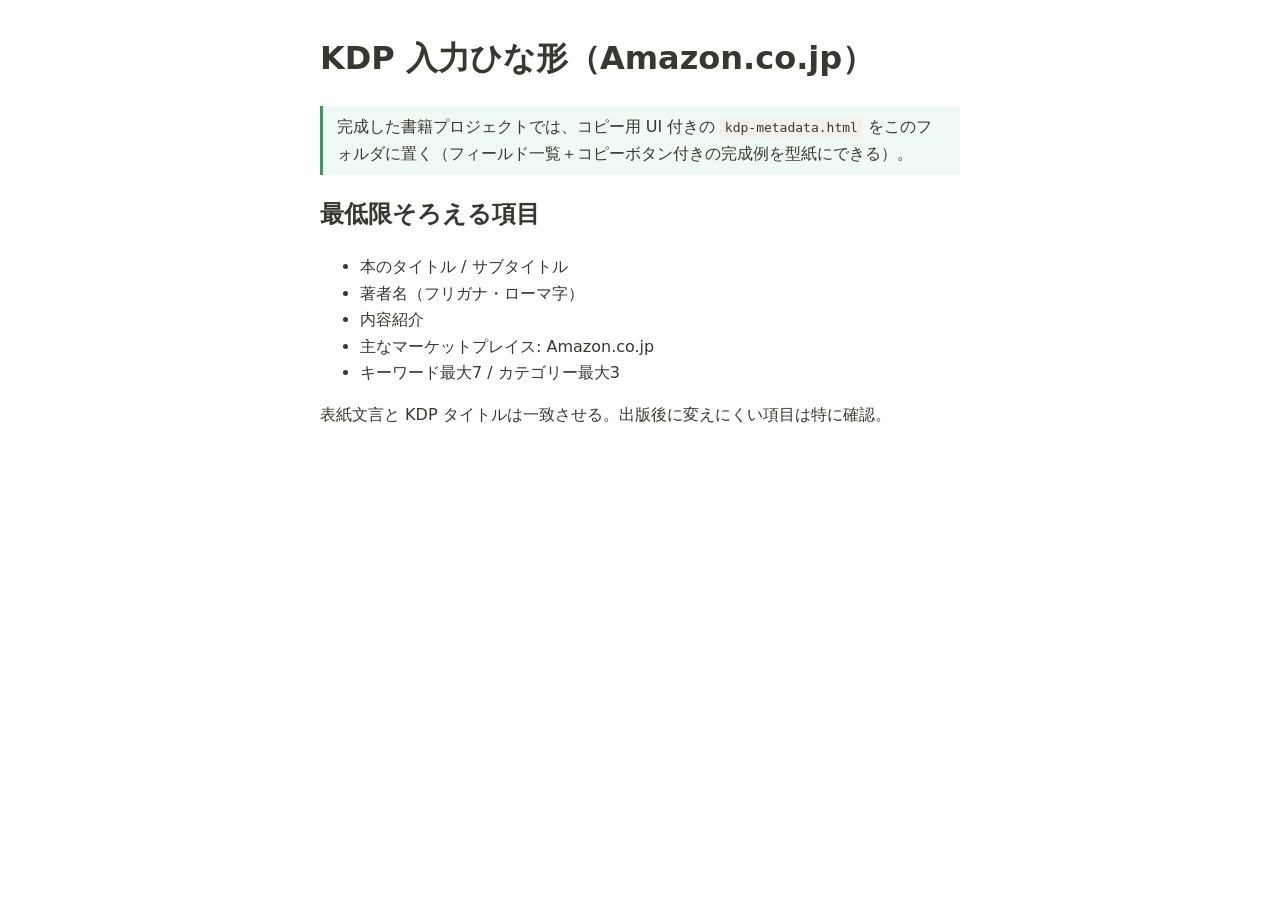
<file: docs/JP/kdp-metadata.example.html>
<!DOCTYPE html>
<html lang="ja">
<head>
  <meta charset="UTF-8" />
  <meta name="viewport" content="width=device-width, initial-scale=1" />
  <title>KDP 入力ひな形（JP）</title>
  <style>
    body { font-family: "Hiragino Sans", "Noto Sans JP", system-ui, sans-serif; max-width: 40rem; margin: 2rem auto; padding: 0 1rem; line-height: 1.65; color: #3a3630; }
    code { background: #f3f0e8; padding: 0.1em 0.35em; border-radius: 3px; }
    .note { border-left: 3px solid #2f9e5f; padding: 0.5rem 0.85rem; background: #f0faf4; margin: 1rem 0; }
  </style>
</head>
<body>
  <h1>KDP 入力ひな形（Amazon.co.jp）</h1>
  <p class="note">完成した書籍プロジェクトでは、コピー用 UI 付きの <code>kdp-metadata.html</code> をこのフォルダに置く（フィールド一覧＋コピーボタン付きの完成例を型紙にできる）。</p>
  <h2>最低限そろえる項目</h2>
  <ul>
    <li>本のタイトル / サブタイトル</li>
    <li>著者名（フリガナ・ローマ字）</li>
    <li>内容紹介</li>
    <li>主なマーケットプレイス: Amazon.co.jp</li>
    <li>キーワード最大7 / カテゴリー最大3</li>
  </ul>
  <p>表紙文言と KDP タイトルは一致させる。出版後に変えにくい項目は特に確認。</p>
</body>
</html>
</file>
<file: templates.css>
/* Kindle book layout templates — B5 empty frames, no real text */

:root {
  --paper: #fffefa;
  --ink: #3a3630;
  --mute: #8a8578;
  --mark: #f5e66a;
  --mark-soft: #e8eef6;
  --hair: #e5e0d4;
  --figure: #f0ede6;
  --page-w: 182mm;
  --page-h: 257mm;
  --margin-x: 19mm; /* 左右同値 */
  --margin-y: 12mm;
}

*,
*::before,
*::after {
  box-sizing: border-box;
}

html {
  font-family: "Noto Sans JP", "Hiragino Sans", "Yu Gothic UI", sans-serif;
  background: #e8e4dc;
  color: var(--ink);
}

body {
  margin: 0;
  padding: 0;
}

/* —— toolbar (screen only) —— */

.toolbar {
  position: sticky;
  top: 0;
  z-index: 10;
  display: flex;
  flex-wrap: wrap;
  align-items: center;
  justify-content: space-between;
  gap: 12px;
  padding: 12px 20px;
  background: #fffefaee;
  border-bottom: 1px solid var(--hair);
  backdrop-filter: blur(8px);
}

.toolbar .muted {
  display: block;
  margin-top: 2px;
  font-size: 12px;
  color: var(--mute);
}

.toc-nav {
  display: flex;
  flex-wrap: wrap;
  gap: 6px 10px;
}

.toc-nav a {
  font-size: 12px;
  color: var(--ink);
  text-decoration: none;
  border-bottom: 1px solid transparent;
}

.toc-nav a:hover {
  border-bottom-color: var(--mark);
}

.toolbar button {
  border: 1px solid var(--hair);
  background: var(--paper);
  color: var(--ink);
  padding: 8px 14px;
  font-size: 13px;
  cursor: pointer;
  border-radius: 2px;
}

.toolbar button:hover {
  background: var(--mark);
}

/* —— stage —— */

.stage {
  display: flex;
  flex-direction: column;
  align-items: center;
  gap: 36px;
  padding: 32px 16px 80px;
}

.sheet-wrap {
  display: flex;
  flex-direction: column;
  align-items: center;
  gap: 8px;
}

.sheet-label {
  margin: 0;
  font-size: 12px;
  letter-spacing: 0.04em;
  color: var(--mute);
  align-self: flex-start;
  width: min(var(--page-w), 100%);
}

/* —— page (B5) —— */

.page {
  width: var(--page-w);
  height: var(--page-h);
  max-width: 100%;
  background: var(--paper);
  color: var(--ink);
  box-shadow: 0 8px 28px rgba(58, 54, 48, 0.12);
  padding: var(--margin-y) var(--margin-x);
  position: relative;
  overflow: hidden;
  display: flex;
  flex-direction: column;
}

/* —— bars (text placeholders) —— */

.bar {
  display: block;
  height: 8px;
  background: var(--ink);
  border-radius: 0;
  width: var(--w, 100%);
  max-width: 100%;
  flex-shrink: 0;
}

.bar-title {
  width: 52%;
  height: 18px;
  margin: 0 auto;
}

.bar-subtitle {
  width: 38%;
  height: 9px;
  margin: 14px auto 0;
  background: var(--mute);
}

.bar-tagline {
  width: 58%;
  height: 7px;
  margin: 12px auto 0;
  background: var(--mute);
  opacity: 0.85;
}

.bar-meta {
  width: 10%;
  height: 5px;
  margin: 0 auto;
  background: var(--mute);
  opacity: 0.7;
}

.bar-heading {
  width: 28%;
  height: 12px;
}

.bar-running {
  width: 22%;
  height: 5px;
  background: var(--mute);
  margin-left: auto;
}

.bar-sec-title {
  width: 42%;
  height: 11px;
}

.bar-body {
  height: 6px;
  background: var(--ink);
  opacity: 0.88;
  margin-bottom: 7px;
}

.bar-caption {
  width: var(--w, 36%);
  height: 5px;
  background: var(--mute);
  margin-top: 8px;
}

.bar-list {
  height: 7px;
  background: var(--ink);
  opacity: 0.85;
}

.bar-step-title {
  width: var(--w, 58%);
  height: 8px;
  margin-bottom: 6px;
}

.bar-step-note {
  width: var(--w, 82%);
  height: 5px;
  background: var(--mute);
}

.bar-callout-title {
  width: var(--w, 40%);
  height: 7px;
  margin-bottom: 8px;
}

.bar-callout-text {
  height: 5px;
  background: var(--ink);
  opacity: 0.75;
  margin-bottom: 5px;
}

.bar-cell {
  height: 6px;
  background: var(--ink);
  opacity: 0.8;
}

.bar-footer-hint {
  width: 28%;
  height: 5px;
  background: var(--mute);
  margin-top: auto;
}

.bar-colophon {
  height: 6px;
  background: var(--mute);
  margin: 0 auto 14px;
  opacity: 0.9;
}

.bar-chapter-title {
  width: 48%;
  height: 12px;
  margin: 0 auto;
  background: var(--ink);
}

.bar-chapter-sub {
  width: 32%;
  height: 6px;
  margin: 14px auto 0;
  background: var(--ink);
  opacity: 0.55;
}

.bar-toc-num {
  width: 14px;
  height: 6px;
  flex: 0 0 14px;
}

.bar-toc-title {
  width: var(--w, 55%);
  height: 6px;
  flex: 0 1 auto;
}

.bar-toc-page {
  width: 12px;
  height: 5px;
  flex: 0 0 12px;
  background: var(--mute);
}

/* —— marks ——
   線は border で描く（background は印刷時に消えるブラウザが多い） */

.mark-line {
  display: block;
  width: 100%;
  max-width: 100%;
  height: 0;
  border: 0;
  border-top: 4px solid var(--mark);
  background: transparent;
  box-sizing: border-box;
  -webkit-print-color-adjust: exact;
  print-color-adjust: exact;
}

/* タイトル下の黄線: 左はコンテンツ左端から、右は右余白まで */
.mark-line-short {
  width: 100%;
  margin: 14px 0 0;
}

/* h2 用: 下に黄線・幅いっぱい */
.mark-line-heading {
  display: block;
  width: 100%;
  margin-top: 8px;
  height: 0;
  border: 0;
  border-top: 4px solid var(--mark);
  background: transparent;
}

.mark-tick {
  position: absolute;
  left: 0;
  bottom: -6px;
  width: 14px;
  height: 0;
  border: 0;
  border-top: 4px solid var(--mark);
  background: transparent;
}

/* —— cover —— */

.page-cover {
  justify-content: flex-start;
  align-items: stretch;
  text-align: center;
}

.cover-spacer-top {
  flex: 1.2;
}

.cover-block {
  flex: 0 0 auto;
  width: 100%;
}

.cover-spacer-bottom {
  flex: 1.6;
}

/* —— toc —— */

/* h2 系ページ見出し（目次・はじめに等） */
.page-heading {
  margin-bottom: 22px;
}

.toc-list {
  display: flex;
  flex-direction: column;
  gap: 14px;
  flex: 1;
}

.toc-row {
  display: flex;
  align-items: center;
  gap: 10px;
}

.toc-leader {
  flex: 1;
  border-bottom: 1px dotted var(--hair);
  min-width: 24px;
  height: 0;
  align-self: center;
  margin-bottom: 2px;
}

/* —— body / shared —— */

.running-head {
  margin-bottom: 18px;
  min-height: 8px;
}

.section-head {
  position: relative;
  display: flex;
  align-items: center;
  gap: 10px;
  margin-bottom: 20px;
  padding-bottom: 10px;
  /* h3: 下に細いグレー線（印刷でも見える濃さ） */
  border-bottom: 1px solid var(--mute);
}

/* h3 では番号下の黄線は使わない */
.section-head .mark-tick {
  display: none;
}

.sec-num {
  width: 14px;
  height: 14px;
  background: var(--ink);
  flex: 0 0 14px;
}

.body-block {
  margin-bottom: 18px;
}

.para-gap {
  height: 12px;
}

.figure-block {
  margin-top: 8px;
}

.figure-block-sm {
  margin-top: auto;
}

.figure-box {
  width: 100%;
  height: 72mm;
  background: var(--figure);
  border: 1px solid var(--mute);
  -webkit-print-color-adjust: exact;
  print-color-adjust: exact;
}

.figure-box-wide {
  height: 78mm;
}

.figure-box-mid {
  height: 58mm;
  width: 78%;
}

.figure-box-tall {
  height: 100%;
  min-height: 120mm;
}

.figure-stack {
  display: flex;
  flex-direction: column;
  gap: 22px;
  flex: 1;
  justify-content: center;
}

.folio {
  position: absolute;
  left: 50%;
  bottom: 9mm;
  transform: translateX(-50%);
  width: 6px;
  height: 3px;
  background: var(--mute);
  opacity: 0.65;
}

/* —— chapter —— */

.page-chapter {
  background: var(--mark);
  padding: 0;
  justify-content: center;
  align-items: center;
}

.chapter-center {
  width: 100%;
  text-align: center;
}

.chapter-num {
  width: 36px;
  height: 36px;
  background: var(--ink);
  margin: 0 auto 22px;
}

/* —— lists / steps —— */

.list-block {
  display: flex;
  flex-direction: column;
  gap: 12px;
  margin-top: 8px;
}

.list-row {
  display: flex;
  align-items: center;
  gap: 10px;
}

.list-marker {
  width: 10px;
  height: 10px;
  background: var(--ink);
  flex: 0 0 10px;
}

.list-dot {
  width: 6px;
  height: 6px;
  border-radius: 50%;
  background: var(--ink);
  flex: 0 0 6px;
}

.steps-list {
  display: flex;
  flex-direction: column;
  gap: 14px;
  flex: 1;
  min-height: 0;
}

/* 1. 文 → 画像 → 2. 文 → 画像 … */
.step-item {
  display: flex;
  flex-direction: column;
  gap: 8px;
}

.step-row {
  display: flex;
  gap: 8px;
  align-items: flex-start;
}

/* 項番プレースホルダ（空枠）: 「1.」相当の幅 */
.step-num-bar {
  width: 1.6em;
  height: 10px;
  background: var(--ink);
  flex: 0 0 1.6em;
  margin-top: 2px;
}

.step-bars {
  flex: 1;
  min-width: 0;
}

.step-figure {
  margin-top: 2px;
  margin-left: 0;
}

.figure-box-step {
  height: 38mm;
}

/* —— callout —— */

.callout {
  display: flex;
  gap: 12px;
  align-items: flex-start;
  background: var(--mark-soft);
  padding: 14px 16px;
  margin-bottom: 12px;
}

.callout-icon {
  width: 14px;
  height: 14px;
  flex: 0 0 14px;
  margin-top: 2px;
  background: var(--ink);
  opacity: 0.55;
}

.callout-icon-a {
  border-radius: 2px;
}

.callout-icon-b {
  border-radius: 50%;
}

.callout-icon-c {
  width: 0;
  height: 0;
  background: transparent;
  border-left: 7px solid transparent;
  border-right: 7px solid transparent;
  border-bottom: 12px solid var(--ink);
  opacity: 0.55;
}

.callout-body {
  flex: 1;
  min-width: 0;
}

/* —— table —— */

.empty-table {
  width: 100%;
  border-collapse: collapse;
  margin-top: 8px;
}

.empty-table th,
.empty-table td {
  padding: 12px 10px;
  border-bottom: 1px solid var(--mute);
  text-align: left;
  vertical-align: middle;
}

.empty-table th {
  border-bottom: 1.5px solid var(--ink);
  background: transparent;
}

.empty-table thead th:first-child,
.empty-table td:first-child {
  width: 36%;
}

/* —— summary / outro space —— */

.summary-space,
.outro-space {
  flex: 1;
  min-height: 40mm;
}

/* —— colophon —— */

.page-colophon {
  justify-content: center;
  align-items: center;
}

.colophon-stack {
  width: 100%;
  text-align: center;
  margin-top: 20%;
}

/* —— print ——
   Chrome 等はデフォルトで background を落とす。
   線は border 優先 + print-color-adjust で画面と揃える。 */

@page {
  size: 182mm 257mm;
  margin: 0;
}

@media print {
  .no-print {
    display: none !important;
  }

  html,
  body {
    background: white !important;
    -webkit-print-color-adjust: exact !important;
    print-color-adjust: exact !important;
  }

  * {
    -webkit-print-color-adjust: exact !important;
    print-color-adjust: exact !important;
  }

  .stage {
    padding: 0;
    gap: 0;
  }

  .sheet-wrap {
    break-after: page;
    page-break-after: always;
  }

  .sheet-wrap:last-child {
    break-after: auto;
    page-break-after: auto;
  }

  .page {
    box-shadow: none;
    width: 182mm;
    height: 257mm;
    background: var(--paper) !important;
  }

  .page-chapter {
    background: var(--mark) !important;
  }

  /* 黄線・バー・囲み・図の塗りを強制 */
  .mark-line,
  .mark-line-heading,
  .mark-line-short,
  .mark-tick {
    border-top-color: var(--mark) !important;
    background: transparent !important;
  }

  .bar,
  .sec-num,
  .list-marker,
  .step-num-bar,
  .chapter-num,
  .folio {
    background-color: var(--ink) !important;
  }

  .bar-subtitle,
  .bar-tagline,
  .bar-meta,
  .bar-running,
  .bar-caption,
  .bar-step-note,
  .bar-footer-hint,
  .bar-colophon,
  .bar-toc-page {
    background-color: var(--mute) !important;
  }

  .callout {
    background-color: var(--mark-soft) !important;
  }

  .figure-box {
    background-color: var(--figure) !important;
    border-color: var(--mute) !important;
  }

  .section-head {
    border-bottom-color: var(--mute) !important;
  }

  .empty-table th,
  .empty-table td,
  .text-table th,
  .text-table td {
    border-bottom-color: var(--mute) !important;
  }

  .empty-table th,
  .text-table th {
    border-bottom-color: var(--ink) !important;
  }

  .toc-leader {
    border-bottom-color: var(--mute) !important;
  }
}

/* screen scale for small viewports */
@media screen and (max-width: 720px) {
  .page {
    width: min(182mm, 100%);
    height: auto;
    aspect-ratio: 182 / 257;
    min-height: 0;
  }

  .figure-box {
    height: auto;
    aspect-ratio: 16 / 9;
  }

  .figure-box-tall {
    min-height: 0;
    aspect-ratio: 3 / 4;
  }
}
</file>
<file: .claude/skills/kindle-book/assets/templates.css>
/* Kindle book layout templates — B5 empty frames, no real text */

:root {
  --paper: #fffefa;
  --ink: #3a3630;
  --mute: #8a8578;
  --mark: #f5e66a;
  --mark-soft: #e8eef6;
  --hair: #e5e0d4;
  --figure: #f0ede6;
  --page-w: 182mm;
  --page-h: 257mm;
  --margin-x: 19mm; /* 左右同値 */
  --margin-y: 12mm;
}

*,
*::before,
*::after {
  box-sizing: border-box;
}

html {
  font-family: "Noto Sans JP", "Hiragino Sans", "Yu Gothic UI", sans-serif;
  background: #e8e4dc;
  color: var(--ink);
}

body {
  margin: 0;
  padding: 0;
}

/* —— toolbar (screen only) —— */

.toolbar {
  position: sticky;
  top: 0;
  z-index: 10;
  display: flex;
  flex-wrap: wrap;
  align-items: center;
  justify-content: space-between;
  gap: 12px;
  padding: 12px 20px;
  background: #fffefaee;
  border-bottom: 1px solid var(--hair);
  backdrop-filter: blur(8px);
}

.toolbar .muted {
  display: block;
  margin-top: 2px;
  font-size: 12px;
  color: var(--mute);
}

.toc-nav {
  display: flex;
  flex-wrap: wrap;
  gap: 6px 10px;
}

.toc-nav a {
  font-size: 12px;
  color: var(--ink);
  text-decoration: none;
  border-bottom: 1px solid transparent;
}

.toc-nav a:hover {
  border-bottom-color: var(--mark);
}

.toolbar-actions {
  display: flex;
  flex-wrap: wrap;
  gap: 8px;
  align-items: center;
}

.toolbar button {
  border: 1px solid var(--hair);
  background: var(--paper);
  color: var(--ink);
  padding: 8px 14px;
  font-size: 13px;
  cursor: pointer;
  border-radius: 2px;
}

.toolbar button:hover {
  background: var(--mark);
}

/* —— stage —— */

.stage {
  display: flex;
  flex-direction: column;
  align-items: center;
  gap: 36px;
  padding: 32px 16px 80px;
}

.sheet-wrap {
  display: flex;
  flex-direction: column;
  align-items: center;
  gap: 8px;
}

.sheet-label {
  margin: 0;
  font-size: 12px;
  letter-spacing: 0.04em;
  color: var(--mute);
  align-self: flex-start;
  width: min(var(--page-w), 100%);
}

/* —— page (B5) —— */

.page {
  width: var(--page-w);
  height: var(--page-h);
  max-width: 100%;
  background: var(--paper);
  color: var(--ink);
  box-shadow: 0 8px 28px rgba(58, 54, 48, 0.12);
  padding: var(--margin-y) var(--margin-x);
  position: relative;
  overflow: hidden;
  display: flex;
  flex-direction: column;
}

/* —— bars (text placeholders) —— */

.bar {
  display: block;
  height: 8px;
  background: var(--ink);
  border-radius: 0;
  width: var(--w, 100%);
  max-width: 100%;
  flex-shrink: 0;
}

.bar-title {
  width: 52%;
  height: 18px;
  margin: 0 auto;
}

.bar-subtitle {
  width: 38%;
  height: 9px;
  margin: 14px auto 0;
  background: var(--mute);
}

.bar-tagline {
  width: 58%;
  height: 7px;
  margin: 12px auto 0;
  background: var(--mute);
  opacity: 0.85;
}

.bar-meta {
  width: 10%;
  height: 5px;
  margin: 0 auto;
  background: var(--mute);
  opacity: 0.7;
}

.bar-heading {
  width: 28%;
  height: 12px;
}

.bar-running {
  width: 22%;
  height: 5px;
  background: var(--mute);
  margin-left: auto;
}

.bar-sec-title {
  width: 42%;
  height: 11px;
}

.bar-body {
  height: 6px;
  background: var(--ink);
  opacity: 0.88;
  margin-bottom: 7px;
}

.bar-caption {
  width: var(--w, 36%);
  height: 5px;
  background: var(--mute);
  margin-top: 8px;
}

.bar-list {
  height: 7px;
  background: var(--ink);
  opacity: 0.85;
}

.bar-step-title {
  width: var(--w, 58%);
  height: 8px;
  margin-bottom: 6px;
}

.bar-step-note {
  width: var(--w, 82%);
  height: 5px;
  background: var(--mute);
}

.bar-callout-title {
  width: var(--w, 40%);
  height: 7px;
  margin-bottom: 8px;
}

.bar-callout-text {
  height: 5px;
  background: var(--ink);
  opacity: 0.75;
  margin-bottom: 5px;
}

.bar-cell {
  height: 6px;
  background: var(--ink);
  opacity: 0.8;
}

.bar-footer-hint {
  width: 28%;
  height: 5px;
  background: var(--mute);
  margin-top: auto;
}

.bar-colophon {
  height: 6px;
  background: var(--mute);
  margin: 0 auto 14px;
  opacity: 0.9;
}

.bar-chapter-title {
  width: 48%;
  height: 12px;
  margin: 0 auto;
  background: var(--ink);
}

.bar-chapter-sub {
  width: 32%;
  height: 6px;
  margin: 14px auto 0;
  background: var(--ink);
  opacity: 0.55;
}

.bar-toc-num {
  width: 14px;
  height: 6px;
  flex: 0 0 14px;
}

.bar-toc-title {
  width: var(--w, 55%);
  height: 6px;
  flex: 0 1 auto;
}

.bar-toc-page {
  width: 12px;
  height: 5px;
  flex: 0 0 12px;
  background: var(--mute);
}

/* —— marks ——
   線は border で描く（background は印刷時に消えるブラウザが多い） */

.mark-line {
  display: block;
  width: 100%;
  max-width: 100%;
  height: 0;
  border: 0;
  border-top: 4px solid var(--mark);
  background: transparent;
  box-sizing: border-box;
  -webkit-print-color-adjust: exact;
  print-color-adjust: exact;
}

/* タイトル下の黄線: 左はコンテンツ左端から、右は右余白まで */
.mark-line-short {
  width: 100%;
  margin: 14px 0 0;
}

/* h2 用: 下に黄線・幅いっぱい */
.mark-line-heading {
  display: block;
  width: 100%;
  margin-top: 8px;
  height: 0;
  border: 0;
  border-top: 4px solid var(--mark);
  background: transparent;
}

.mark-tick {
  position: absolute;
  left: 0;
  bottom: -6px;
  width: 14px;
  height: 0;
  border: 0;
  border-top: 4px solid var(--mark);
  background: transparent;
}

/* —— cover —— */

.page-cover {
  justify-content: flex-start;
  align-items: stretch;
  text-align: center;
}

.cover-spacer-top {
  flex: 1.2;
}

.cover-block {
  flex: 0 0 auto;
  width: 100%;
}

.cover-spacer-bottom {
  flex: 1.6;
}

/* —— toc —— */

/* h2 系ページ見出し（目次・はじめに等） */
.page-heading {
  margin-bottom: 22px;
}

.toc-list {
  display: flex;
  flex-direction: column;
  gap: 14px;
  flex: 1;
}

.toc-row {
  display: flex;
  align-items: center;
  gap: 10px;
}

.toc-leader {
  flex: 1;
  border-bottom: 1px dotted var(--hair);
  min-width: 24px;
  height: 0;
  align-self: center;
  margin-bottom: 2px;
}

/* —— body / shared —— */

.running-head {
  margin-bottom: 18px;
  min-height: 8px;
}

.section-head {
  position: relative;
  display: flex;
  align-items: center;
  gap: 10px;
  margin-bottom: 20px;
  padding-bottom: 10px;
  /* h3: 下に細いグレー線（印刷でも見える濃さ） */
  border-bottom: 1px solid var(--mute);
}

/* h3 では番号下の黄線は使わない */
.section-head .mark-tick {
  display: none;
}

.sec-num {
  width: 14px;
  height: 14px;
  background: var(--ink);
  flex: 0 0 14px;
}

.body-block {
  margin-bottom: 18px;
}

.para-gap {
  height: 12px;
}

.figure-block {
  margin-top: 8px;
}

.figure-block-sm {
  margin-top: auto;
}

.figure-box {
  width: 100%;
  height: 72mm;
  background: var(--figure);
  border: 1px solid var(--mute);
  -webkit-print-color-adjust: exact;
  print-color-adjust: exact;
}

.figure-box-wide {
  height: 78mm;
}

.figure-box-mid {
  height: 58mm;
  width: 78%;
}

.figure-box-tall {
  height: 100%;
  min-height: 120mm;
}

.figure-stack {
  display: flex;
  flex-direction: column;
  gap: 22px;
  flex: 1;
  justify-content: center;
}

.folio {
  position: absolute;
  left: 50%;
  bottom: 9mm;
  transform: translateX(-50%);
  width: 6px;
  height: 3px;
  background: var(--mute);
  opacity: 0.65;
}

/* —— chapter —— */

.page-chapter {
  background: var(--mark);
  padding: 0;
  justify-content: center;
  align-items: center;
}

.chapter-center {
  width: 100%;
  text-align: center;
}

.chapter-num {
  width: 36px;
  height: 36px;
  background: var(--ink);
  margin: 0 auto 22px;
}

/* —— lists / steps —— */

.list-block {
  display: flex;
  flex-direction: column;
  gap: 12px;
  margin-top: 8px;
}

.list-row {
  display: flex;
  align-items: center;
  gap: 10px;
}

.list-marker {
  width: 10px;
  height: 10px;
  background: var(--ink);
  flex: 0 0 10px;
}

.list-dot {
  width: 6px;
  height: 6px;
  border-radius: 50%;
  background: var(--ink);
  flex: 0 0 6px;
}

.steps-list {
  display: flex;
  flex-direction: column;
  gap: 14px;
  flex: 1;
  min-height: 0;
}

/* 1. 文 → 画像 → 2. 文 → 画像 … */
.step-item {
  display: flex;
  flex-direction: column;
  gap: 8px;
}

.step-row {
  display: flex;
  gap: 8px;
  align-items: flex-start;
}

/* 項番プレースホルダ（空枠）: 「1.」相当の幅 */
.step-num-bar {
  width: 1.6em;
  height: 10px;
  background: var(--ink);
  flex: 0 0 1.6em;
  margin-top: 2px;
}

.step-bars {
  flex: 1;
  min-width: 0;
}

.step-figure {
  margin-top: 2px;
  margin-left: 0;
}

.figure-box-step {
  height: 38mm;
}

/* —— callout —— */

.callout {
  display: flex;
  gap: 12px;
  align-items: flex-start;
  background: var(--mark-soft);
  padding: 14px 16px;
  margin-bottom: 12px;
}

.callout-icon {
  width: 14px;
  height: 14px;
  flex: 0 0 14px;
  margin-top: 2px;
  background: var(--ink);
  opacity: 0.55;
}

.callout-icon-a {
  border-radius: 2px;
}

.callout-icon-b {
  border-radius: 50%;
}

.callout-icon-c {
  width: 0;
  height: 0;
  background: transparent;
  border-left: 7px solid transparent;
  border-right: 7px solid transparent;
  border-bottom: 12px solid var(--ink);
  opacity: 0.55;
}

.callout-body {
  flex: 1;
  min-width: 0;
}

/* —— table —— */

.empty-table {
  width: 100%;
  border-collapse: collapse;
  margin-top: 8px;
}

.empty-table th,
.empty-table td {
  padding: 12px 10px;
  border-bottom: 1px solid var(--mute);
  text-align: left;
  vertical-align: middle;
}

.empty-table th {
  border-bottom: 1.5px solid var(--ink);
  background: transparent;
}

.empty-table thead th:first-child,
.empty-table td:first-child {
  width: 36%;
}

/* —— summary / outro space —— */

.summary-space,
.outro-space {
  flex: 1;
  min-height: 40mm;
}

/* —— colophon —— */

.page-colophon {
  justify-content: center;
  align-items: center;
}

.colophon-stack {
  width: 100%;
  text-align: center;
  margin-top: 20%;
}

/* —— print ——
   Chrome 等はデフォルトで background を落とす。
   線は border 優先 + print-color-adjust で画面と揃える。 */

@page {
  size: 182mm 257mm;
  margin: 0;
}

@media print {
  .no-print {
    display: none !important;
  }

  html,
  body {
    background: white !important;
    -webkit-print-color-adjust: exact !important;
    print-color-adjust: exact !important;
  }

  * {
    -webkit-print-color-adjust: exact !important;
    print-color-adjust: exact !important;
  }

  .stage {
    padding: 0;
    gap: 0;
  }

  .sheet-wrap {
    break-after: page;
    page-break-after: always;
  }

  .sheet-wrap:last-child {
    break-after: auto;
    page-break-after: auto;
  }

  .page {
    box-shadow: none;
    width: 182mm;
    height: 257mm;
    background: var(--paper) !important;
  }

  .page-chapter {
    background: var(--mark) !important;
  }

  /* 黄線・バー・囲み・図の塗りを強制 */
  .mark-line,
  .mark-line-heading,
  .mark-line-short,
  .mark-tick {
    border-top-color: var(--mark) !important;
    background: transparent !important;
  }

  .bar,
  .sec-num,
  .list-marker,
  .step-num-bar,
  .chapter-num,
  .folio {
    background-color: var(--ink) !important;
  }

  .bar-subtitle,
  .bar-tagline,
  .bar-meta,
  .bar-running,
  .bar-caption,
  .bar-step-note,
  .bar-footer-hint,
  .bar-colophon,
  .bar-toc-page {
    background-color: var(--mute) !important;
  }

  .callout {
    background-color: var(--mark-soft) !important;
  }

  .figure-box {
    background-color: var(--figure) !important;
    border-color: var(--mute) !important;
  }

  .section-head {
    border-bottom-color: var(--mute) !important;
  }

  .empty-table th,
  .empty-table td,
  .text-table th,
  .text-table td {
    border-bottom-color: var(--mute) !important;
  }

  .empty-table th,
  .text-table th {
    border-bottom-color: var(--ink) !important;
  }

  .toc-leader {
    border-bottom-color: var(--mute) !important;
  }
}

/* screen scale for small viewports */
@media screen and (max-width: 720px) {
  .page {
    width: min(182mm, 100%);
    height: auto;
    aspect-ratio: 182 / 257;
    min-height: 0;
  }

  .figure-box {
    height: auto;
    aspect-ratio: 16 / 9;
  }

  .figure-box-tall {
    min-height: 0;
    aspect-ratio: 3 / 4;
  }
}
</file>
<file: with-text.css>
/* Text-filled variants — same B5 pages as empty templates */

.with-text .page {
  font-size: 10.5pt;
  line-height: 1.7;
}

/* —— cover —— */

.cover-title {
  margin: 0;
  font-size: 34pt;
  font-weight: 700;
  letter-spacing: 0.02em;
  line-height: 1.2;
  color: var(--ink);
}

.cover-subtitle {
  margin: 16px 0 0;
  font-size: 13pt;
  font-weight: 600;
  color: var(--ink);
}

.cover-tagline {
  margin: 14px 0 0;
  font-size: 10.5pt;
  color: var(--mute);
  letter-spacing: 0.02em;
}

.cover-meta {
  margin: 0;
  font-size: 9pt;
  color: var(--mute);
  text-align: center;
}

/* —— headings —— */

.page-title {
  margin: 0;
  font-size: 16pt;
  font-weight: 700;
  line-height: 1.3;
}

/* h2 = .page-title + 下の黄線（.mark-line-heading）
   h3 = .sec-title（例: 起動する）+ 下のグレー線 */

.running-text {
  display: block;
  text-align: right;
  font-size: 8pt;
  color: var(--mute);
}

.section-head-text {
  align-items: baseline;
  gap: 10px;
  margin-bottom: 16px;
}

.sec-num-text {
  display: inline-block;
  font-size: 15pt;
  font-weight: 700;
  line-height: 1;
  min-width: 1.1em;
}

.sec-title {
  margin: 0;
  font-size: 15pt;
  font-weight: 700;
  line-height: 1.3;
}

/* —— prose —— */

.body-prose {
  margin-bottom: 14px;
}

.body-prose p {
  margin: 0 0 0.85em;
  font-size: 10.5pt;
  line-height: 1.75;
  color: var(--ink);
}

.body-prose p:last-child {
  margin-bottom: 0;
}

.caption {
  margin: 8px 0 0;
  font-size: 8.5pt;
  color: var(--mute);
  line-height: 1.4;
}

.folio-num {
  position: absolute;
  left: 50%;
  bottom: 8mm;
  transform: translateX(-50%);
  font-size: 8.5pt;
  color: var(--mute);
}

/* —— toc text —— */

.toc-list-text {
  list-style: none;
  margin: 0;
  padding: 0;
  display: flex;
  flex-direction: column;
  gap: 11px;
  flex: 1;
}

.toc-list-text li {
  display: flex;
  align-items: baseline;
  gap: 8px;
  font-size: 10pt;
  line-height: 1.4;
}

.toc-num {
  flex: 0 0 1.1em;
  font-weight: 700;
}

.toc-label {
  flex: 0 1 auto;
  max-width: 72%;
}

.toc-list-text .toc-leader {
  flex: 1;
  border-bottom: 1px dotted var(--hair);
  min-width: 16px;
  height: 0;
  margin: 0 4px 4px;
  align-self: flex-end;
}

.toc-page {
  flex: 0 0 auto;
  font-size: 9.5pt;
  color: var(--mute);
  font-variant-numeric: tabular-nums;
}

/* —— chapter —— */

.chapter-center-text {
  padding: 0 12%;
}

.chapter-num-text {
  margin: 0 0 18px;
  font-size: 42pt;
  font-weight: 700;
  line-height: 1;
  color: var(--ink);
}

.chapter-title-text {
  margin: 0;
  font-size: 22pt;
  font-weight: 700;
  color: var(--ink);
}

.chapter-sub-text {
  margin: 14px 0 0;
  font-size: 11pt;
  color: var(--ink);
  opacity: 0.75;
}

/* —— lists —— */

.text-list {
  margin: 12px 0 0;
  padding: 0 0 0 1.15em;
  font-size: 10.5pt;
  line-height: 1.7;
}

.text-list li {
  margin-bottom: 0.45em;
}

.text-list.tight {
  margin-top: 8px;
}

.text-list.tight li {
  margin-bottom: 0.65em;
}

/* —— steps: 1. 2. 3. ＋ 番号の間に画像 —— */

.steps-list-text {
  list-style: none;
  margin: 0;
  padding: 0;
  display: flex;
  flex-direction: column;
  gap: 12px;
  flex: 1;
  min-height: 0;
  counter-reset: none;
}

.steps-list-text > .step-item {
  display: flex;
  flex-direction: column;
  gap: 6px;
}

.steps-list-text .step-row {
  display: flex;
  gap: 6px;
  align-items: flex-start;
}

.step-num {
  flex: 0 0 1.6em;
  width: 1.6em;
  font-size: 10.5pt;
  font-weight: 700;
  line-height: 1.45;
  font-variant-numeric: tabular-nums;
  color: var(--ink);
}

.step-copy {
  flex: 1;
  min-width: 0;
}

.step-title {
  margin: 0 0 2px;
  font-size: 10.5pt;
  font-weight: 700;
  line-height: 1.4;
}

.step-note {
  margin: 0;
  font-size: 9.5pt;
  color: var(--mute);
  line-height: 1.45;
}

.step-note code {
  font-family: "SF Mono", "Menlo", "Consolas", monospace;
  font-size: 9pt;
  background: transparent;
  color: var(--ink);
}

.steps-list-text .step-figure .caption {
  margin-top: 5px;
  font-size: 8pt;
}

.steps-list-text .figure-box-step {
  height: 36mm;
}

/* —— figure placeholders —— */

.figure-box-label {
  display: flex;
  align-items: center;
  justify-content: center;
  text-align: center;
}

.figure-placeholder {
  font-size: 9.5pt;
  color: var(--mute);
  line-height: 1.5;
  padding: 12px;
}

.figure-box-sm {
  height: 48mm;
}

/* —— callout text —— */

.callout-text .callout-body p {
  margin: 0;
  font-size: 10pt;
  line-height: 1.55;
}

.callout-kicker {
  font-weight: 700 !important;
  margin-bottom: 4px !important;
  font-size: 9.5pt !important;
}

/* —— table text —— */

.text-table {
  width: 100%;
  border-collapse: collapse;
  margin-top: 6px;
  font-size: 10pt;
}

.text-table th,
.text-table td {
  padding: 11px 10px;
  border-bottom: 1px solid var(--mute);
  text-align: left;
  vertical-align: top;
  line-height: 1.45;
}

.text-table th {
  border-bottom: 1.5px solid var(--ink);
  font-weight: 700;
  font-size: 9.5pt;
}

.text-table th:first-child,
.text-table td:first-child {
  width: 32%;
  font-weight: 600;
}

/* —— summary / next —— */

.next-hint {
  margin: 0;
  font-size: 9.5pt;
  color: var(--mute);
}

/* —— colophon —— */

.colophon-stack-text {
  text-align: center;
  font-size: 9.5pt;
  line-height: 1.9;
  color: var(--mute);
}

.colophon-stack-text p {
  margin: 0 0 0.35em;
}

.colophon-title {
  font-size: 11pt !important;
  font-weight: 700;
  color: var(--ink) !important;
  margin-bottom: 1em !important;
}

.colophon-note {
  margin-top: 1.2em !important;
  font-size: 8.5pt !important;
}

/* print: hide empty folio dots if any remain */
.with-text .folio {
  display: none;
}
</file>
